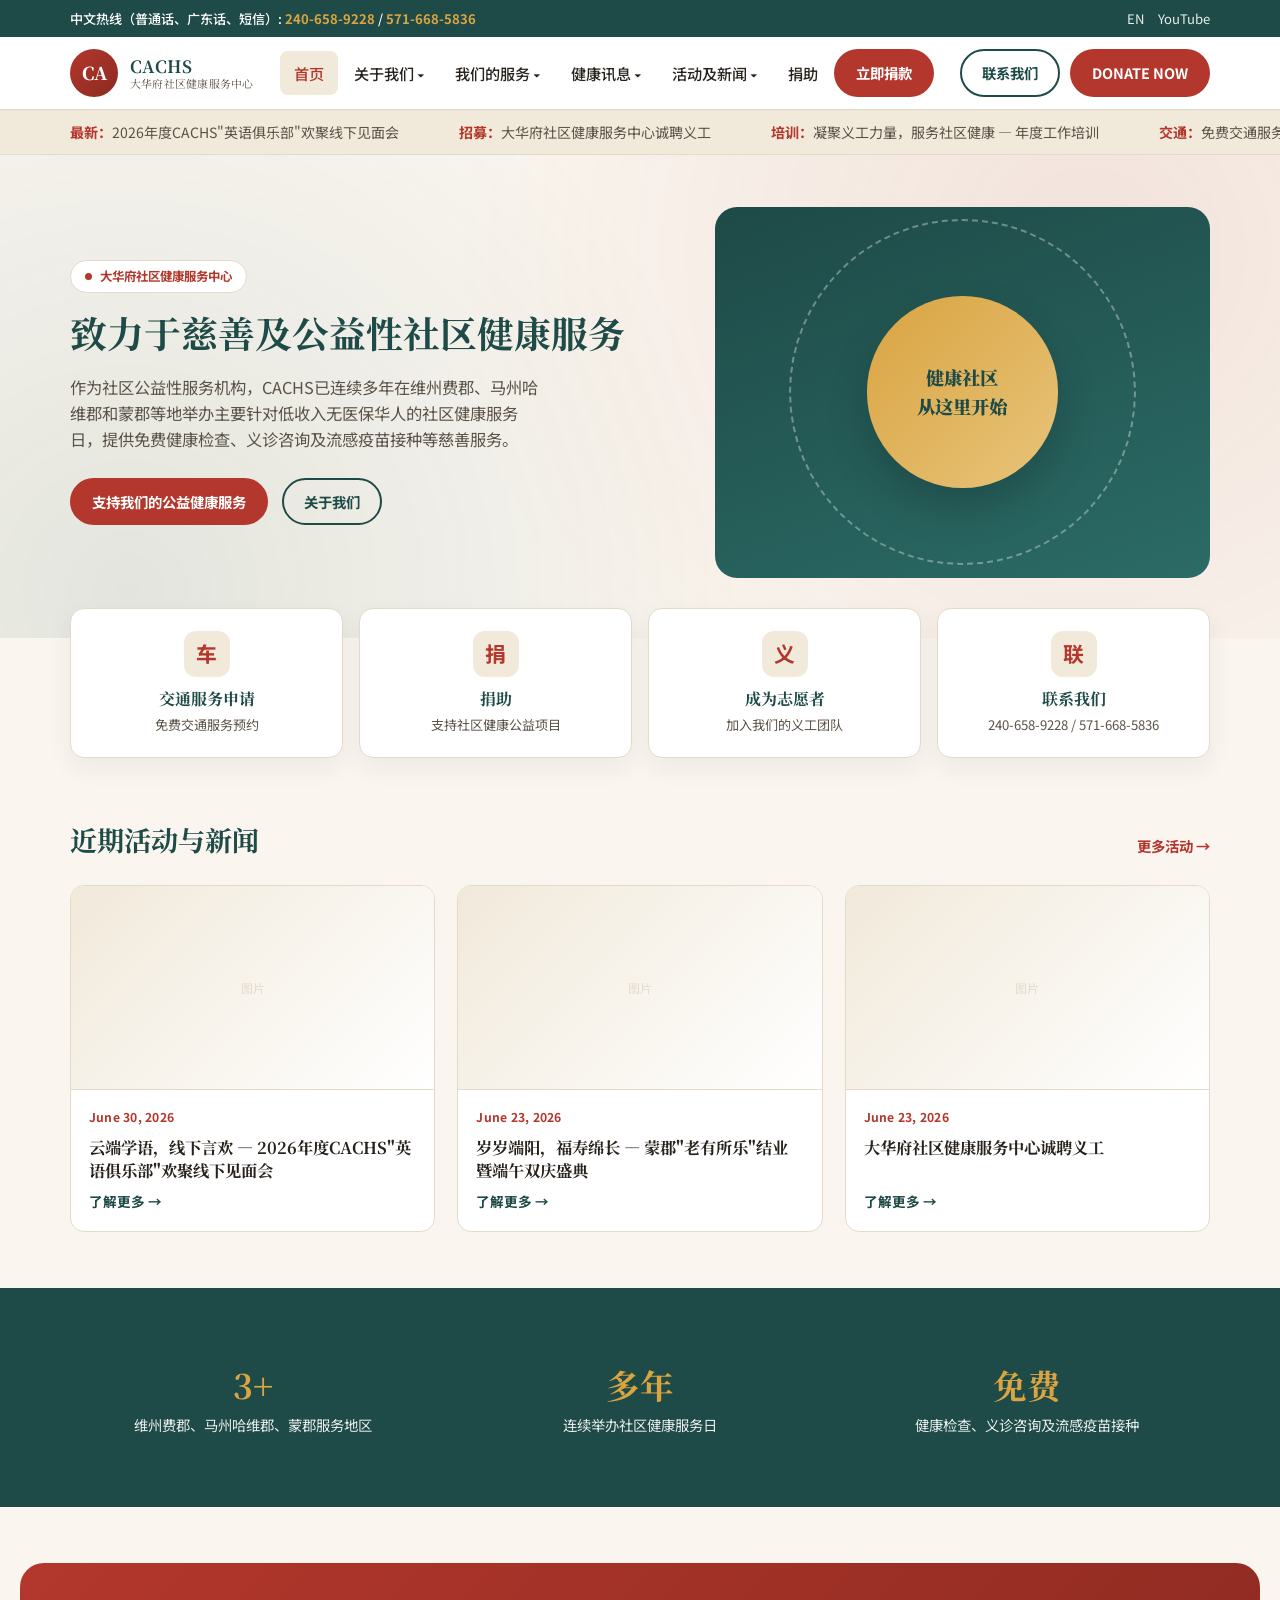
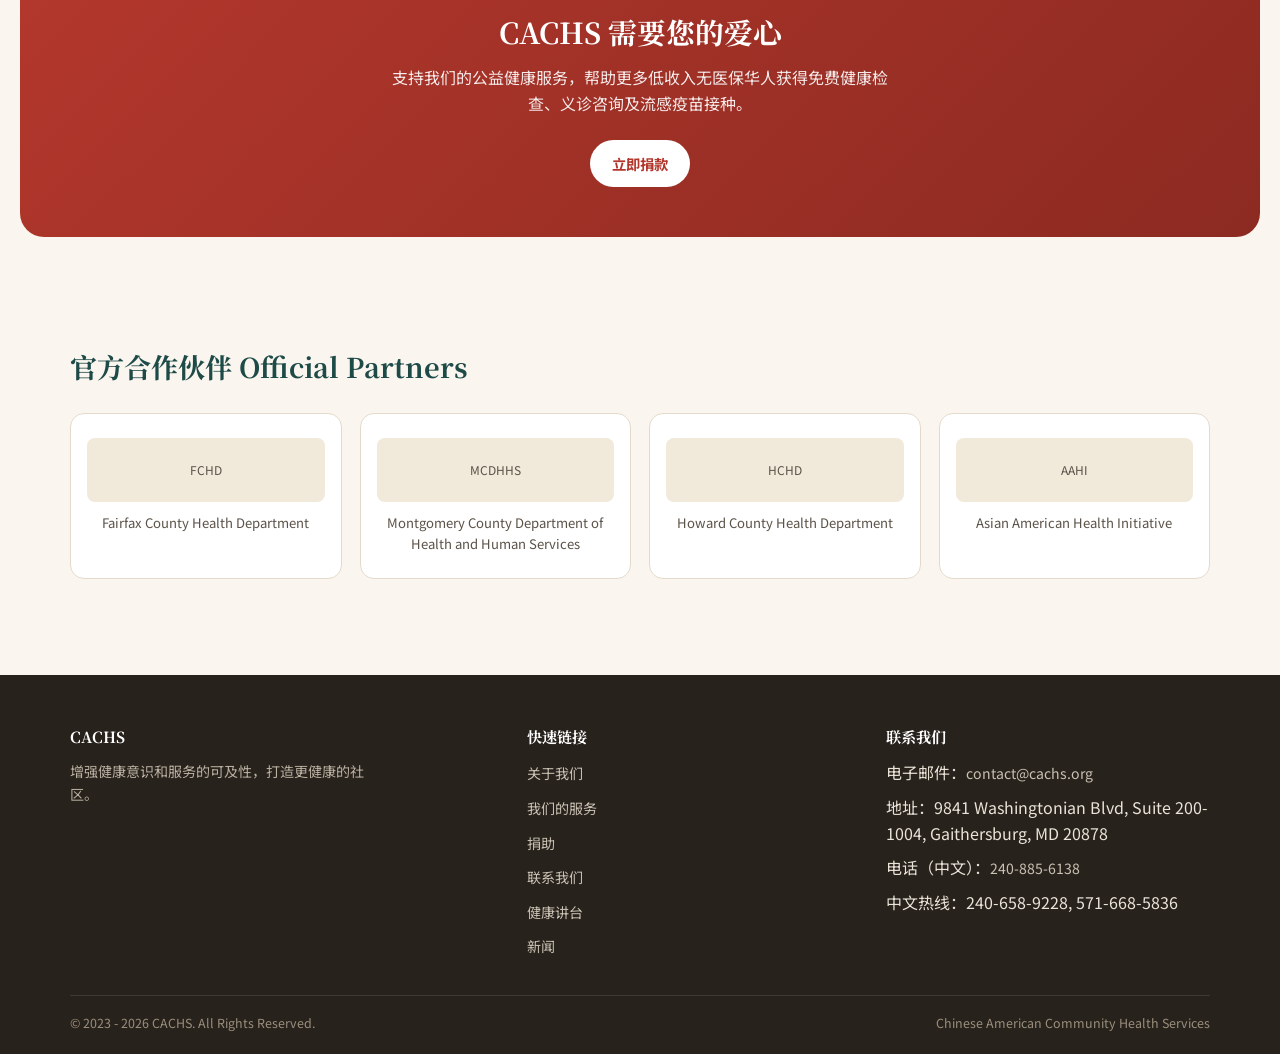
<file: index.html>
<!DOCTYPE html>
<html lang="zh-CN">
<head>
<meta charset="UTF-8">
<meta name="viewport" content="width=device-width, initial-scale=1.0, viewport-fit=cover">
<title>CACHS – 大华府社区健康服务中心</title>
<meta name="description" content="大华府社区健康服务中心（CACHS）致力于慈善及公益性社区健康服务，为低收入无医保华人提供免费健康检查、义诊咨询及流感疫苗接种。">
<link rel="preconnect" href="https://fonts.googleapis.com">
<link href="https://fonts.googleapis.com/css2?family=Noto+Serif+SC:wght@500;700;900&family=Noto+Sans+SC:wght@400;500;700&display=swap" rel="stylesheet">
<style>
/* ==========================================================================
   CACHS — shared site stylesheet
   ========================================================================== */
:root{
  --red:#B3372C;
  --red-dark:#8C2A21;
  --teal:#1E4A47;
  --teal-light:#2B6B66;
  --gold:#D9A441;
  --cream:#FAF6EF;
  --cream-deep:#F1E9DA;
  --ink:#28221C;
  --ink-soft:#5B5248;
  --line:#E4DACB;
  --radius:14px;
  --maxw:1180px;
  font-size:16px;
}
*{box-sizing:border-box;}
html{scroll-behavior:smooth;}
body{
  margin:0;
  font-family:"Noto Sans SC","PingFang SC","Microsoft YaHei",sans-serif;
  color:var(--ink);
  background:var(--cream);
  line-height:1.6;
  -webkit-font-smoothing:antialiased;
}
h1,h2,h3,h4{
  font-family:"Noto Serif SC","Songti SC",serif;
  margin:0 0 .5em;
  line-height:1.3;
  color:var(--teal);
}
a{color:inherit; text-decoration:none;}
img{max-width:100%; display:block;}
.wrap{max-width:var(--maxw); margin:0 auto; padding:0 20px;}
button{font-family:inherit;}
ul{margin:0; padding:0;}

/* ===== Top utility bar ===== */
.topbar{background:var(--teal); color:#fff; font-size:.82rem;}
.topbar .wrap{display:flex; flex-wrap:wrap; align-items:center; justify-content:space-between; padding-top:8px; padding-bottom:8px; gap:6px;}
.topbar .hotline{font-weight:500;}
.topbar .hotline a{color:var(--gold); font-weight:700;}
.topbar .top-links{display:flex; gap:14px; align-items:center;}
.topbar .top-links a{opacity:.9;}
.topbar .top-links a:hover{opacity:1; text-decoration:underline;}

/* ===== Header / nav ===== */
header.site-header{background:#fff; border-bottom:1px solid var(--line); position:sticky; top:0; z-index:50; box-shadow:0 1px 0 rgba(0,0,0,.02);}
.header-inner{display:flex; align-items:center; justify-content:space-between; padding:12px 20px; max-width:var(--maxw); margin:0 auto;}
.brand{display:flex; align-items:center; gap:12px;}
.brand .mark{width:48px; height:48px; border-radius:50%; background:linear-gradient(135deg,var(--red),var(--red-dark)); display:flex; align-items:center; justify-content:center; color:#fff; font-family:"Noto Serif SC",serif; font-weight:900; font-size:1.1rem; flex-shrink:0;}
.brand .name{font-family:"Noto Serif SC",serif; font-weight:700; color:var(--teal); font-size:1.05rem; line-height:1.2;}
.brand .name small{display:block; font-size:.68rem; font-weight:400; color:var(--ink-soft); letter-spacing:.02em;}

nav.primary-nav{display:flex; align-items:center; gap:2px;}
nav.primary-nav ul{list-style:none; display:flex; margin:0; padding:0; gap:2px;}
nav.primary-nav > ul > li{position:relative;}
nav.primary-nav > ul > li > a{display:block; padding:10px 14px; font-weight:500; font-size:.95rem; border-radius:8px; color:var(--ink);}
nav.primary-nav > ul > li > a:hover, nav.primary-nav > ul > li > a.active{background:var(--cream-deep); color:var(--red);}
nav.primary-nav .submenu{display:none; position:absolute; top:100%; left:0; background:#fff; border:1px solid var(--line); border-radius:10px; padding:6px; min-width:230px; box-shadow:0 12px 24px rgba(0,0,0,.08); z-index:60;}
nav.primary-nav li:hover > .submenu{display:block;}
nav.primary-nav .submenu li a{display:block; padding:8px 12px; font-size:.88rem; border-radius:6px; white-space:normal;}
nav.primary-nav .submenu li a:hover{background:var(--cream-deep); color:var(--red);}

.header-cta{display:flex; align-items:center; gap:10px;}
.btn{display:inline-block; padding:10px 20px; border-radius:999px; font-weight:700; font-size:.9rem; white-space:nowrap; border:2px solid transparent; transition:transform .15s ease, box-shadow .15s ease; cursor:pointer;}
.btn-donate{background:var(--red); color:#fff;}
.btn-donate:hover{background:var(--red-dark); transform:translateY(-1px);}
.btn-outline{background:transparent; color:var(--teal); border-color:var(--teal);}
.btn-outline:hover{background:var(--teal); color:#fff;}

.hamburger{display:none; flex-direction:column; justify-content:center; gap:5px; width:44px; height:44px; border:none; background:transparent; cursor:pointer; border-radius:8px;}
.hamburger span{display:block; height:3px; border-radius:2px; background:var(--teal); width:26px; transition:transform .25s ease, opacity .25s ease;}
.hamburger.open span:nth-child(1){transform:translateY(8px) rotate(45deg);}
.hamburger.open span:nth-child(2){opacity:0;}
.hamburger.open span:nth-child(3){transform:translateY(-8px) rotate(-45deg);}

/* ===== Ticker ===== */
.ticker{background:var(--cream-deep); border-bottom:1px solid var(--line); overflow:hidden; white-space:nowrap; position:relative;}
.ticker .track{display:inline-block; padding:9px 0; animation:scroll 32s linear infinite;}
.ticker .track span{margin-right:56px; font-size:.88rem; color:var(--ink-soft);}
.ticker .track span b{color:var(--red); font-weight:700;}
@keyframes scroll{0%{transform:translateX(0);}100%{transform:translateX(-50%);}}

/* ===== Hero (home page) ===== */
.hero{background:radial-gradient(circle at 85% 20%, rgba(179,55,44,.10), transparent 55%), radial-gradient(circle at 10% 90%, rgba(30,74,71,.10), transparent 50%), var(--cream); padding:52px 0 60px;}
.hero-grid{display:grid; grid-template-columns:1.1fr .9fr; gap:40px; align-items:center;}
.eyebrow{display:inline-flex; align-items:center; gap:8px; background:#fff; border:1px solid var(--line); color:var(--red); font-weight:700; font-size:.78rem; padding:6px 14px; border-radius:999px; margin-bottom:16px;}
.eyebrow::before{content:""; width:7px; height:7px; border-radius:50%; background:var(--red);}
.hero h1{font-size:2.3rem; color:var(--teal); margin-bottom:16px;}
.hero p.lead{color:var(--ink-soft); font-size:1.02rem; margin-bottom:26px; max-width:52ch;}
.hero-actions{display:flex; gap:14px; flex-wrap:wrap;}
.hero-visual{background:linear-gradient(160deg,var(--teal),var(--teal-light)); border-radius:22px; aspect-ratio:4/3; position:relative; overflow:hidden; display:flex; align-items:center; justify-content:center;}
.hero-visual .ring{width:70%; aspect-ratio:1; border-radius:50%; border:2px dashed rgba(255,255,255,.35); display:flex; align-items:center; justify-content:center;}
.hero-visual .core{width:56%; aspect-ratio:1; border-radius:50%; background:linear-gradient(135deg,var(--gold),#e8c47a); display:flex; align-items:center; justify-content:center; color:var(--teal); font-family:"Noto Serif SC",serif; font-weight:900; font-size:1.15rem; text-align:center; padding:14px; box-shadow:0 20px 40px rgba(0,0,0,.18);}

/* ===== Interior page header banner ===== */
.page-header{background:linear-gradient(135deg,var(--teal),var(--teal-light)); color:#fff; padding:44px 0 34px;}
.page-header .eyebrow{background:rgba(255,255,255,.12); border-color:rgba(255,255,255,.25); color:var(--gold);}
.page-header .eyebrow::before{background:var(--gold);}
.page-header h1{color:#fff; font-size:2rem; margin-bottom:8px;}
.breadcrumb{font-size:.85rem; opacity:.85; display:flex; gap:8px; align-items:center;}
.breadcrumb a{opacity:.9;}
.breadcrumb a:hover{text-decoration:underline;}

/* ===== Quick action cards ===== */
.quick-actions{padding:0 0 8px; margin-top:-30px; position:relative; z-index:2;}
.qa-grid{display:grid; grid-template-columns:repeat(4,1fr); gap:16px;}
.qa-card{background:#fff; border:1px solid var(--line); border-radius:var(--radius); padding:22px 18px; text-align:center; box-shadow:0 10px 26px rgba(40,34,28,.06); transition:transform .2s ease, box-shadow .2s ease;}
.qa-card:hover{transform:translateY(-4px); box-shadow:0 16px 32px rgba(40,34,28,.1);}
.qa-card .ico{width:46px; height:46px; margin:0 auto 12px; border-radius:12px; background:var(--cream-deep); display:flex; align-items:center; justify-content:center; color:var(--red); font-size:1.3rem; font-weight:700;}
.qa-card h3{font-size:1rem; margin-bottom:4px;}
.qa-card p{font-size:.82rem; color:var(--ink-soft); margin:0;}

/* ===== Section shell ===== */
section{padding:56px 0;}
.section-head{display:flex; align-items:flex-end; justify-content:space-between; margin-bottom:28px; gap:16px; flex-wrap:wrap;}
.section-head h2{font-size:1.7rem; margin:0;}
.section-head .see-all{font-weight:700; color:var(--red); font-size:.9rem; white-space:nowrap;}
.section-sub{color:var(--ink-soft); max-width:60ch; margin:-18px 0 26px;}

/* ===== Card grids (news / services / forum / events) ===== */
.card-grid{display:grid; grid-template-columns:repeat(3,1fr); gap:22px;}
.card-grid.cols-2{grid-template-columns:repeat(2,1fr);}
.content-card{background:#fff; border:1px solid var(--line); border-radius:var(--radius); overflow:hidden; display:flex; flex-direction:column; transition:transform .2s ease, box-shadow .2s ease;}
.content-card:hover{transform:translateY(-3px); box-shadow:0 14px 30px rgba(40,34,28,.08);}
.card-thumb{aspect-ratio:16/9; background:linear-gradient(135deg,var(--cream-deep),#fff); display:flex; align-items:center; justify-content:center; color:var(--line); font-size:.75rem; border-bottom:1px solid var(--line);}
.card-body{padding:18px; display:flex; flex-direction:column; gap:8px; flex:1;}
.card-tag{font-size:.76rem; color:var(--red); font-weight:700; letter-spacing:.02em;}
.content-card h3{font-size:1.02rem; margin:0; color:var(--ink); line-height:1.45;}
.content-card p.desc{font-size:.88rem; color:var(--ink-soft); margin:0;}
.content-card .more{margin-top:auto; font-size:.85rem; font-weight:700; color:var(--teal);}

/* ===== Icon feature list (services) ===== */
.feature-card{background:#fff; border:1px solid var(--line); border-radius:var(--radius); padding:26px; display:flex; gap:18px;}
.feature-card .ico{width:52px; height:52px; flex-shrink:0; border-radius:14px; background:var(--cream-deep); display:flex; align-items:center; justify-content:center; color:var(--red); font-size:1.4rem; font-weight:700;}
.feature-card h3{font-size:1.08rem; margin-bottom:6px;}
.feature-card p{font-size:.9rem; color:var(--ink-soft); margin:0;}

/* ===== Team ===== */
.team-grid{display:grid; grid-template-columns:repeat(4,1fr); gap:20px;}
.team-card{text-align:center; background:#fff; border:1px solid var(--line); border-radius:var(--radius); padding:22px 16px;}
.team-card .avatar{width:84px; height:84px; border-radius:50%; margin:0 auto 12px; background:linear-gradient(135deg,var(--teal),var(--teal-light)); display:flex; align-items:center; justify-content:center; color:#fff; font-family:"Noto Serif SC",serif; font-weight:700;}
.team-card h4{margin:0 0 2px; font-size:.98rem; color:var(--ink);}
.team-card span{font-size:.8rem; color:var(--red); font-weight:600;}

/* ===== FAQ (accordion) ===== */
.faq-item{border:1px solid var(--line); border-radius:12px; margin-bottom:12px; overflow:hidden; background:#fff;}
.faq-q{width:100%; text-align:left; padding:16px 18px; background:none; border:none; font-weight:700; font-size:.96rem; color:var(--teal); display:flex; justify-content:space-between; align-items:center; cursor:pointer;}
.faq-q::after{content:"+"; font-size:1.3rem; color:var(--red); flex-shrink:0; margin-left:12px; transition:transform .2s ease;}
.faq-item.open .faq-q::after{transform:rotate(45deg);}
.faq-a{max-height:0; overflow:hidden; transition:max-height .25s ease;}
.faq-a p{padding:0 18px 16px; margin:0; font-size:.9rem; color:var(--ink-soft);}
.faq-item.open .faq-a{max-height:400px;}

/* ===== Table (doctor directory) ===== */
.directory-table{width:100%; border-collapse:collapse; background:#fff; border-radius:var(--radius); overflow:hidden; box-shadow:0 6px 18px rgba(40,34,28,.05);}
.directory-table th, .directory-table td{padding:14px 16px; text-align:left; border-bottom:1px solid var(--line); font-size:.9rem;}
.directory-table th{background:var(--teal); color:#fff; font-weight:600; font-size:.85rem;}
.directory-table tr:last-child td{border-bottom:none;}
.directory-table tr:hover td{background:var(--cream-deep);}
.table-scroll{overflow-x:auto; border-radius:var(--radius);}

/* ===== Gallery ===== */
.gallery-grid{display:grid; grid-template-columns:repeat(4,1fr); gap:12px;}
.gallery-item{aspect-ratio:1; border-radius:10px; background:linear-gradient(135deg,var(--cream-deep),#fff); border:1px solid var(--line); display:flex; align-items:center; justify-content:center; color:var(--ink-soft); font-size:.75rem; overflow:hidden;}

/* ===== Impact band ===== */
.impact{background:var(--teal); color:#fff;}
.impact .wrap{display:grid; grid-template-columns:repeat(3,1fr); gap:20px; text-align:center;}
.impact .card{padding:14px;}
.impact .card b{display:block; font-family:"Noto Serif SC",serif; font-size:2.1rem; color:var(--gold);}
.impact .card span{font-size:.9rem; opacity:.9;}

/* ===== Partners ===== */
.partners-grid{display:grid; grid-template-columns:repeat(4,1fr); gap:18px;}
.partner-card{background:#fff; border:1px solid var(--line); border-radius:var(--radius); padding:24px 16px; text-align:center; display:flex; flex-direction:column; align-items:center; gap:10px;}
.partner-card .logo-ph{width:100%; height:64px; border-radius:8px; background:var(--cream-deep); display:flex; align-items:center; justify-content:center; color:var(--ink-soft); font-size:.75rem;}
.partner-card p{margin:0; font-size:.82rem; color:var(--ink-soft);}

/* ===== Donate page ===== */
.donate-grid{display:grid; grid-template-columns:1fr 1fr; gap:32px; align-items:start;}
.amount-grid{display:grid; grid-template-columns:repeat(3,1fr); gap:10px; margin:18px 0;}
.amount-btn{padding:14px; border-radius:10px; border:2px solid var(--line); background:#fff; font-weight:700; color:var(--teal); cursor:pointer; text-align:center;}
.amount-btn:hover, .amount-btn.selected{border-color:var(--red); color:var(--red); background:var(--cream-deep);}
.info-list{list-style:none; padding:0; margin:0; display:flex; flex-direction:column; gap:14px;}
.info-list li{display:flex; gap:12px; font-size:.92rem; color:var(--ink-soft);}
.info-list li b{color:var(--teal); min-width:90px; flex-shrink:0;}

/* ===== Contact page ===== */
.contact-grid{display:grid; grid-template-columns:1fr 1fr; gap:32px;}
.form-field{margin-bottom:16px;}
.form-field label{display:block; font-size:.86rem; font-weight:600; color:var(--teal); margin-bottom:6px;}
.form-field input, .form-field textarea, .form-field select{width:100%; padding:12px 14px; border:1px solid var(--line); border-radius:10px; font-family:inherit; font-size:.92rem; background:#fff;}
.form-field input:focus, .form-field textarea:focus, .form-field select:focus{outline:2px solid var(--gold); border-color:var(--teal);}
.map-ph{aspect-ratio:4/3; background:var(--cream-deep); border:1px solid var(--line); border-radius:var(--radius); display:flex; align-items:center; justify-content:center; color:var(--ink-soft); font-size:.85rem;}

/* ===== Donate CTA band ===== */
.cta-band{background:linear-gradient(135deg,var(--red),var(--red-dark)); color:#fff; text-align:center; border-radius:24px; margin:0 20px; padding:50px 24px;}
.cta-band h2{color:#fff; font-size:1.8rem;}
.cta-band p{color:rgba(255,255,255,.9); max-width:56ch; margin:0 auto 24px;}
.cta-band .btn-donate{background:#fff; color:var(--red);}
.cta-band .btn-donate:hover{background:var(--gold); color:var(--teal);}

/* ===== Footer ===== */
footer{background:var(--ink); color:#e9e3d8; padding:52px 0 20px; margin-top:40px;}
.footer-grid{display:grid; grid-template-columns:1.3fr 1fr 1fr; gap:36px; margin-bottom:36px;}
.footer-brand p{color:#b9b0a1; font-size:.88rem; max-width:38ch;}
footer h4{color:#fff; font-size:.95rem; margin-bottom:14px;}
footer ul{list-style:none; margin:0; padding:0; display:flex; flex-direction:column; gap:9px;}
footer ul a{color:#c9c1b3; font-size:.88rem;}
footer ul a:hover{color:var(--gold);}
.footer-bottom{border-top:1px solid rgba(255,255,255,.1); padding-top:18px; display:flex; justify-content:space-between; flex-wrap:wrap; gap:10px; font-size:.78rem; color:#9a8f7d;}

/* ===== Mobile nav drawer ===== */
.nav-scrim{display:none; position:fixed; inset:0; background:rgba(20,15,10,.45); z-index:55;}
.nav-scrim.show{display:block;}

/* =========================================================
   TABLET / iPad — <=1024px
   ========================================================= */
@media (max-width:1024px){
  .qa-grid{grid-template-columns:repeat(2,1fr);}
  .card-grid{grid-template-columns:repeat(2,1fr);}
  .partners-grid{grid-template-columns:repeat(2,1fr);}
  .team-grid{grid-template-columns:repeat(2,1fr);}
  .gallery-grid{grid-template-columns:repeat(3,1fr);}
  .hero h1{font-size:2rem;}
  nav.primary-nav > ul > li > a{padding:10px 10px; font-size:.88rem;}
}

/* =========================================================
   TABLET PORTRAIT / large phones — <=880px : nav collapses
   ========================================================= */
@media (max-width:880px){
  .topbar .wrap{justify-content:center; text-align:center;}
  .header-inner{padding:10px 16px;}
  .brand .name{font-size:.92rem;}
  .brand .mark{width:40px; height:40px; font-size:.95rem;}
  .header-cta .btn-outline{display:none;}
  .hamburger{display:flex;}

  nav.primary-nav{position:fixed; top:0; right:0; height:100%; width:min(320px,84vw); background:#fff; z-index:60; transform:translateX(100%); transition:transform .3s ease; box-shadow:-8px 0 24px rgba(0,0,0,.15); overflow-y:auto; padding:20px 0;}
  nav.primary-nav.open{transform:translateX(0);}
  nav.primary-nav ul{flex-direction:column; width:100%; gap:0;}
  nav.primary-nav > ul{padding:0 8px;}
  nav.primary-nav > ul > li{width:100%;}
  nav.primary-nav > ul > li > a{padding:14px 16px; font-size:1rem; border-radius:8px;}
  nav.primary-nav .submenu{display:none; position:static; border:none; box-shadow:none; padding:0 0 0 14px; background:var(--cream); border-radius:8px; margin:2px 0 8px;}
  nav.primary-nav li.open > .submenu{display:block;}
  nav.primary-nav .nav-donate{margin:14px 16px 0; display:block; text-align:center;}

  .hero-grid{grid-template-columns:1fr; gap:30px;}
  .hero{padding:36px 0 44px;}
  .hero h1{font-size:1.8rem;}
  .hero-visual{max-width:340px; margin:0 auto; aspect-ratio:1/1;}
  .hero-actions{justify-content:center;}
  .hero > .wrap{text-align:center;}
  .hero p.lead{margin-left:auto; margin-right:auto;}
  .eyebrow{margin-left:auto; margin-right:auto;}

  .impact .wrap{grid-template-columns:1fr; gap:14px;}
  .footer-grid{grid-template-columns:1fr 1fr; gap:28px;}
  .footer-brand{grid-column:1/-1;}
  .cta-band{margin:0 16px; padding:40px 20px;}
  .donate-grid, .contact-grid{grid-template-columns:1fr; gap:28px;}
  .gallery-grid{grid-template-columns:repeat(2,1fr);}
  .page-header h1{font-size:1.6rem;}
}

/* =========================================================
   SMARTPHONE — <=560px
   ========================================================= */
@media (max-width:560px){
  :root{font-size:15px;}
  .topbar{font-size:.74rem;}
  .topbar .top-links{gap:10px;}
  .wrap{padding:0 16px;}

  section{padding:40px 0;}
  .section-head h2{font-size:1.4rem;}
  .hero h1{font-size:1.55rem;}
  .hero p.lead{font-size:.95rem;}
  .hero-actions{flex-direction:column; width:100%;}
  .hero-actions .btn{width:100%; text-align:center;}

  .qa-grid{grid-template-columns:1fr; gap:12px;}
  .qa-card{display:flex; align-items:center; gap:14px; text-align:left; padding:16px;}
  .qa-card .ico{margin:0; flex-shrink:0;}

  .card-grid{grid-template-columns:1fr;}
  .partners-grid{grid-template-columns:1fr;}
  .partner-card{flex-direction:row; text-align:left; padding:14px;}
  .partner-card .logo-ph{width:76px; height:52px; flex-shrink:0;}
  .team-grid{grid-template-columns:repeat(2,1fr);}
  .gallery-grid{grid-template-columns:repeat(2,1fr);}
  .feature-card{flex-direction:column;}
  .amount-grid{grid-template-columns:repeat(3,1fr);}

  .cta-band{border-radius:18px; margin:0 12px;}
  .cta-band h2{font-size:1.4rem;}

  .footer-grid{grid-template-columns:1fr; gap:26px;}
  .footer-bottom{flex-direction:column; text-align:center;}
  .page-header{padding:32px 0 26px;}
  .page-header h1{font-size:1.4rem;}
}

/* Respect reduced motion */
@media (prefers-reduced-motion:reduce){
  .ticker .track{animation:none;}
  html{scroll-behavior:auto;}
}

/* Visible focus states for accessibility */
a:focus-visible, button:focus-visible{outline:3px solid var(--gold); outline-offset:2px;}

</style>
</head>
<body>

<div class="topbar">
  <div class="wrap">
    <div class="hotline">中文热线（普通话、广东话、短信）: <a href="tel:2406589228">240-658-9228</a> / <a href="tel:5716685836">571-668-5836</a></div>
    <div class="top-links">
      <a href="#">EN</a>
      <a href="#">YouTube</a>
    </div>
  </div>
</div>

<header class="site-header">
  <div class="header-inner">
    <a class="brand" href="index.html">
      <span class="mark">CA</span>
      <span class="name">CACHS<small>大华府社区健康服务中心</small></span>
    </a>

    <nav class="primary-nav" id="primaryNav">
      <ul>
        <li><a href="index.html">首页</a></li>
        <li>
          <a href="about.html">关于我们 ▾</a>
          <ul class="submenu">
            <li><a href="about.html#mission">愿景和宗旨</a></li>
            <li><a href="about.html#team">我们的团队</a></li>
            <li><a href="about.html#partners">合作伙伴</a></li>
            <li><a href="about.html#faq">常见问题</a></li>
            <li><a href="contact.html">联系我们</a></li>
          </ul>
        </li>
        <li>
          <a href="services.html">我们的服务 ▾</a>
          <ul class="submenu">
            <li><a href="services.html#hotline">中文帮助热线</a></li>
            <li><a href="services.html#senior">老年健康服务</a></li>
            <li><a href="services.html#mental">心理健康服务</a></li>
            <li><a href="services.html#clinics">公益体检及义诊</a></li>
            <li><a href="services.html#flu">免费流感疫苗接种</a></li>
          </ul>
        </li>
        <li>
          <a href="health-forum.html">健康讯息 ▾</a>
          <ul class="submenu">
            <li><a href="health-forum.html#directory">华语医生列表</a></li>
            <li><a href="health-forum.html#lectures">公益讲座</a></li>
            <li><a href="health-forum.html#topics">健康专题</a></li>
          </ul>
        </li>
        <li>
          <a href="news.html">活动及新闻 ▾</a>
          <ul class="submenu">
            <li><a href="events.html">活动</a></li>
            <li><a href="news.html">新闻</a></li>
            <li><a href="gallery.html">相册</a></li>
          </ul>
        </li>
        <li><a href="donate.html">捐助</a></li>
      </ul>
      <a class="btn btn-donate nav-donate" href="donate.html">立即捐款</a>
    </nav>

    <div class="header-cta">
      <a class="btn btn-outline" href="contact.html">联系我们</a>
      <a class="btn btn-donate" href="donate.html">DONATE NOW</a>
      <button class="hamburger" id="hamburgerBtn" aria-label="打开菜单" aria-expanded="false" aria-controls="primaryNav">
        <span></span><span></span><span></span>
      </button>
    </div>
  </div>
</header>
<div class="nav-scrim" id="navScrim"></div>

<div class="ticker">
  <div class="wrap">
    <div class="track">
      <span><b>最新：</b>2026年度CACHS"英语俱乐部"欢聚线下见面会</span>
      <span><b>招募：</b>大华府社区健康服务中心诚聘义工</span>
      <span><b>培训：</b>凝聚义工力量，服务社区健康 — 年度工作培训</span>
      <span><b>交通：</b>免费交通服务预约电话 240-658-9228</span>
      <span><b>最新：</b>2026年度CACHS"英语俱乐部"欢聚线下见面会</span>
      <span><b>招募：</b>大华府社区健康服务中心诚聘义工</span>
      <span><b>培训：</b>凝聚义工力量，服务社区健康 — 年度工作培训</span>
      <span><b>交通：</b>免费交通服务预约电话 240-658-9228</span>
    </div>
  </div>
</div>

<section class="hero" id="top">
  <div class="wrap hero-grid">
    <div>
      <span class="eyebrow">大华府社区健康服务中心</span>
      <h1>致力于慈善及公益性社区健康服务</h1>
      <p class="lead">作为社区公益性服务机构，CACHS已连续多年在维州费郡、马州哈维郡和蒙郡等地举办主要针对低收入无医保华人的社区健康服务日，提供免费健康检查、义诊咨询及流感疫苗接种等慈善服务。</p>
      <div class="hero-actions">
        <a class="btn btn-donate" href="donate.html">支持我们的公益健康服务</a>
        <a class="btn btn-outline" href="about.html">关于我们</a>
      </div>
    </div>
    <div class="hero-visual">
      <div class="ring">
        <div class="core">健康社区<br>从这里开始</div>
      </div>
    </div>
  </div>
</section>

<section class="quick-actions">
  <div class="wrap qa-grid">
    <div class="qa-card">
      <div class="ico">车</div>
      <h3>交通服务申请</h3>
      <p>免费交通服务预约</p>
    </div>
    <a class="qa-card" href="donate.html" style="text-decoration:none;">
      <div class="ico">捐</div>
      <h3>捐助</h3>
      <p>支持社区健康公益项目</p>
    </a>
    <a class="qa-card" href="contact.html" style="text-decoration:none;">
      <div class="ico">义</div>
      <h3>成为志愿者</h3>
      <p>加入我们的义工团队</p>
    </a>
    <a class="qa-card" href="contact.html" style="text-decoration:none;">
      <div class="ico">联</div>
      <h3>联系我们</h3>
      <p>240-658-9228 / 571-668-5836</p>
    </a>
  </div>
</section>

<section id="news">
  <div class="wrap">
    <div class="section-head">
      <h2>近期活动与新闻</h2>
      <a class="see-all" href="news.html">更多活动 →</a>
    </div>
    <div class="card-grid">
      <article class="content-card">
        <div class="card-thumb">图片</div>
        <div class="card-body">
          <span class="card-tag">June 30, 2026</span>
          <h3>云端学语，线下言欢 — 2026年度CACHS"英语俱乐部"欢聚线下见面会</h3>
          <a class="more" href="news.html">了解更多 →</a>
        </div>
      </article>
      <article class="content-card">
        <div class="card-thumb">图片</div>
        <div class="card-body">
          <span class="card-tag">June 23, 2026</span>
          <h3>岁岁端阳，福寿绵长 — 蒙郡"老有所乐"结业暨端午双庆盛典</h3>
          <a class="more" href="news.html">了解更多 →</a>
        </div>
      </article>
      <article class="content-card">
        <div class="card-thumb">图片</div>
        <div class="card-body">
          <span class="card-tag">June 23, 2026</span>
          <h3>大华府社区健康服务中心诚聘义工</h3>
          <a class="more" href="news.html">了解更多 →</a>
        </div>
      </article>
    </div>
  </div>
</section>

<section class="impact">
  <div class="wrap">
    <div class="card"><b>3+</b><span>维州费郡、马州哈维郡、蒙郡服务地区</span></div>
    <div class="card"><b>多年</b><span>连续举办社区健康服务日</span></div>
    <div class="card"><b>免费</b><span>健康检查、义诊咨询及流感疫苗接种</span></div>
  </div>
</section>

<section id="donate-cta">
  <div class="cta-band">
    <h2>CACHS 需要您的爱心</h2>
    <p>支持我们的公益健康服务，帮助更多低收入无医保华人获得免费健康检查、义诊咨询及流感疫苗接种。</p>
    <a class="btn btn-donate" href="donate.html">立即捐款</a>
  </div>
</section>

<section id="partners">
  <div class="wrap">
    <div class="section-head">
      <h2>官方合作伙伴 Official Partners</h2>
    </div>
    <div class="partners-grid">
      <div class="partner-card">
        <div class="logo-ph">FCHD</div>
        <p>Fairfax County Health Department</p>
      </div>
      <div class="partner-card">
        <div class="logo-ph">MCDHHS</div>
        <p>Montgomery County Department of Health and Human Services</p>
      </div>
      <div class="partner-card">
        <div class="logo-ph">HCHD</div>
        <p>Howard County Health Department</p>
      </div>
      <div class="partner-card">
        <div class="logo-ph">AAHI</div>
        <p>Asian American Health Initiative</p>
      </div>
    </div>
  </div>
</section>

<footer id="contact-footer">
  <div class="wrap">
    <div class="footer-grid">
      <div class="footer-brand">
        <h4>CACHS</h4>
        <p>增强健康意识和服务的可及性，打造更健康的社区。</p>
      </div>
      <div>
        <h4>快速链接</h4>
        <ul>
          <li><a href="about.html">关于我们</a></li>
          <li><a href="services.html">我们的服务</a></li>
          <li><a href="donate.html">捐助</a></li>
          <li><a href="contact.html">联系我们</a></li>
          <li><a href="health-forum.html">健康讲台</a></li>
          <li><a href="news.html">新闻</a></li>
        </ul>
      </div>
      <div>
        <h4>联系我们</h4>
        <ul>
          <li>电子邮件：<a href="mailto:contact@cachs.org">contact@cachs.org</a></li>
          <li>地址：9841 Washingtonian Blvd, Suite 200-1004, Gaithersburg, MD 20878</li>
          <li>电话（中文）：<a href="tel:2408856138">240-885-6138</a></li>
          <li>中文热线：240-658-9228, 571-668-5836</li>
        </ul>
      </div>
    </div>
    <div class="footer-bottom">
      <span>© 2023 - 2026 CACHS. All Rights Reserved.</span>
      <span>Chinese American Community Health Services</span>
    </div>
  </div>
</footer>

<script>
// ==========================================================================
// CACHS — shared site script (mobile nav, FAQ accordion, donate amounts)
// ==========================================================================
document.addEventListener('DOMContentLoaded', () => {

  /* ---- Mobile nav drawer ---- */
  const hamburgerBtn = document.getElementById('hamburgerBtn');
  const primaryNav = document.getElementById('primaryNav');
  const navScrim = document.getElementById('navScrim');

  if (hamburgerBtn && primaryNav && navScrim) {
    function closeNav(){
      primaryNav.classList.remove('open');
      hamburgerBtn.classList.remove('open');
      hamburgerBtn.setAttribute('aria-expanded','false');
      navScrim.classList.remove('show');
    }
    function toggleNav(){
      const isOpen = primaryNav.classList.toggle('open');
      hamburgerBtn.classList.toggle('open', isOpen);
      hamburgerBtn.setAttribute('aria-expanded', isOpen ? 'true' : 'false');
      navScrim.classList.toggle('show', isOpen);
    }
    hamburgerBtn.addEventListener('click', toggleNav);
    navScrim.addEventListener('click', closeNav);

    // Tapping a top-level link that has a submenu toggles it on mobile instead of navigating
    document.querySelectorAll('.primary-nav > ul > li').forEach(li => {
      const link = li.querySelector(':scope > a');
      const submenu = li.querySelector(':scope > .submenu');
      if(!submenu || !link) return;
      link.addEventListener('click', (e) => {
        if(window.innerWidth <= 880){
          e.preventDefault();
          li.classList.toggle('open');
        }
      });
    });

    document.querySelectorAll('.primary-nav .submenu a, .primary-nav .nav-donate').forEach(a=>{
      a.addEventListener('click', closeNav);
    });
    window.addEventListener('resize', ()=>{ if(window.innerWidth > 880) closeNav(); });
  }

  /* ---- FAQ accordion ---- */
  document.querySelectorAll('.faq-item .faq-q').forEach(btn => {
    btn.addEventListener('click', () => {
      const item = btn.closest('.faq-item');
      const wasOpen = item.classList.contains('open');
      item.parentElement.querySelectorAll('.faq-item.open').forEach(i => i.classList.remove('open'));
      if(!wasOpen) item.classList.add('open');
    });
  });

  /* ---- Donate amount picker ---- */
  const amountBtns = document.querySelectorAll('.amount-btn');
  const customAmount = document.getElementById('customAmount');
  amountBtns.forEach(btn => {
    btn.addEventListener('click', () => {
      amountBtns.forEach(b => b.classList.remove('selected'));
      btn.classList.add('selected');
      if(customAmount) customAmount.value = btn.dataset.amount || '';
    });
  });

  /* ---- Mark active nav link based on current page ---- */
  const currentPage = window.location.pathname.split('/').pop() || 'index.html';
  document.querySelectorAll('.primary-nav a').forEach(a => {
    const href = a.getAttribute('href');
    if (href === currentPage) a.classList.add('active');
  });

});

</script>
</body>
</html>
</file>
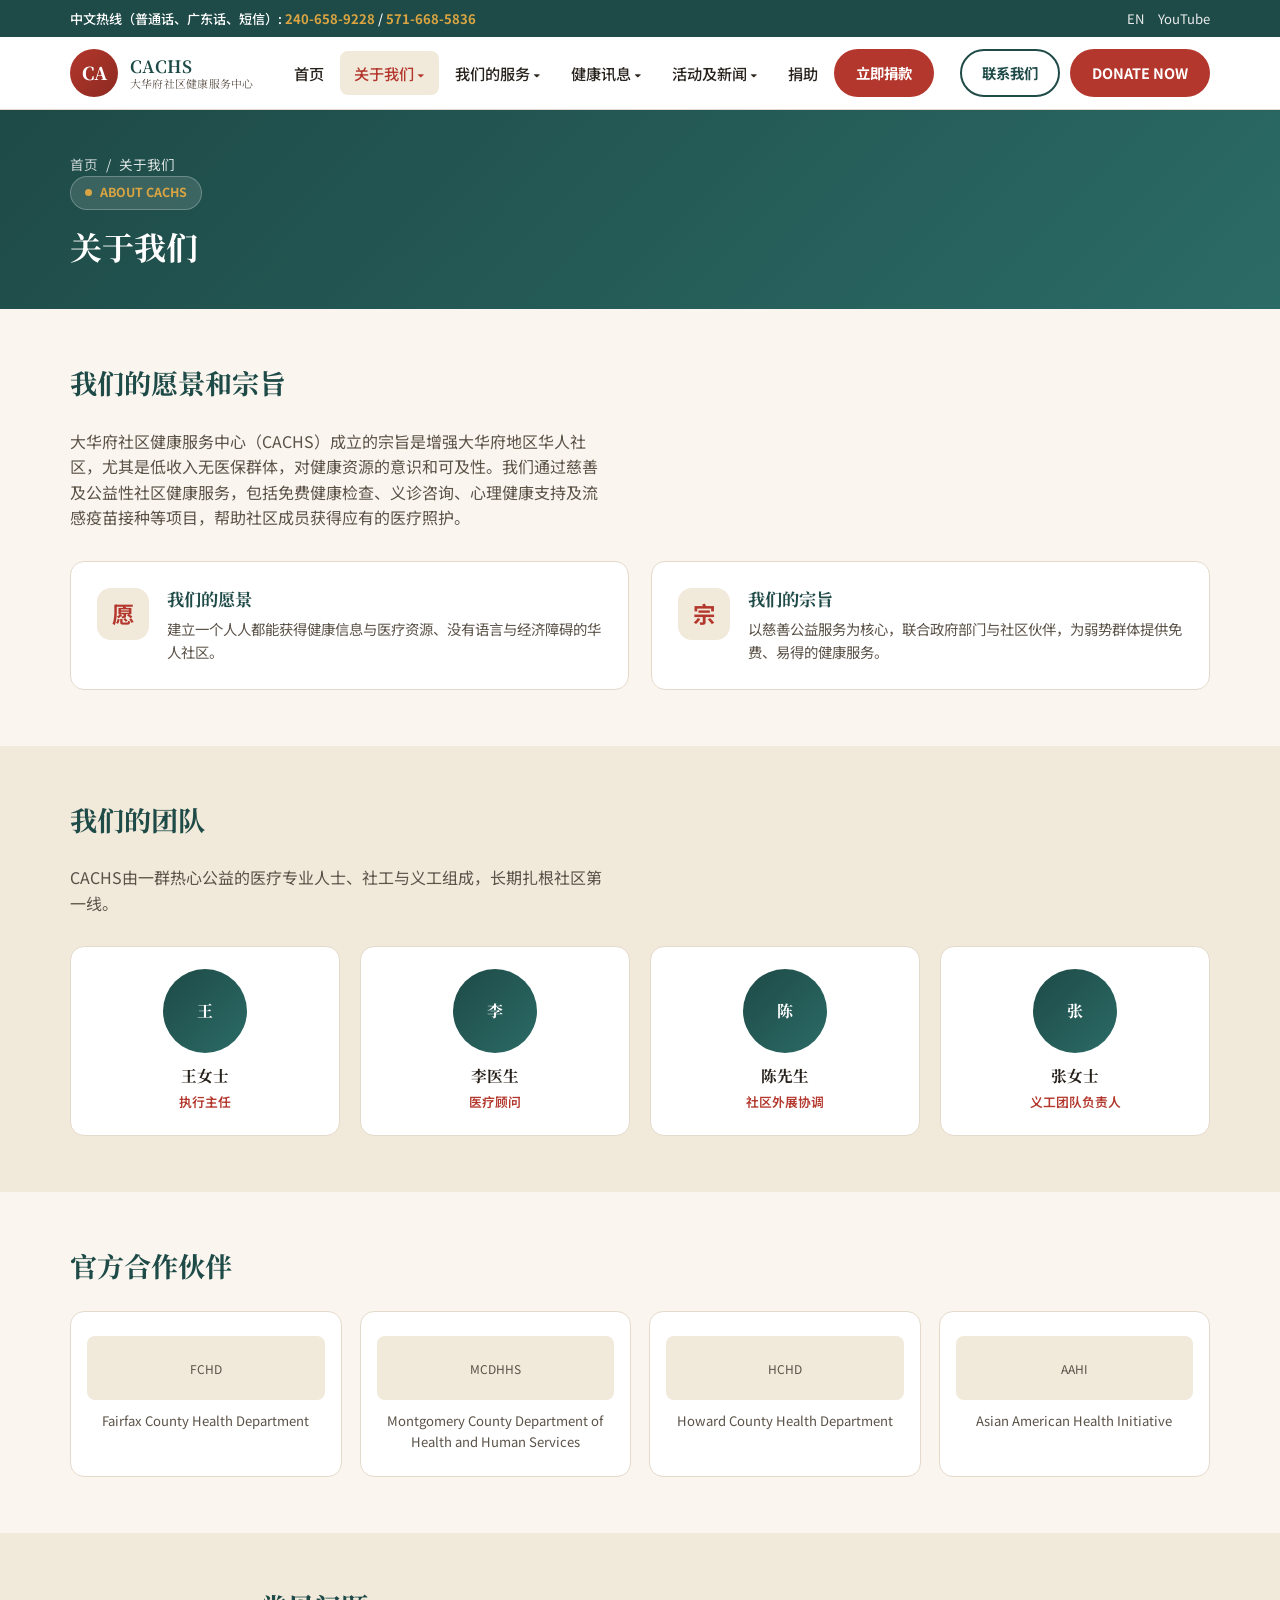
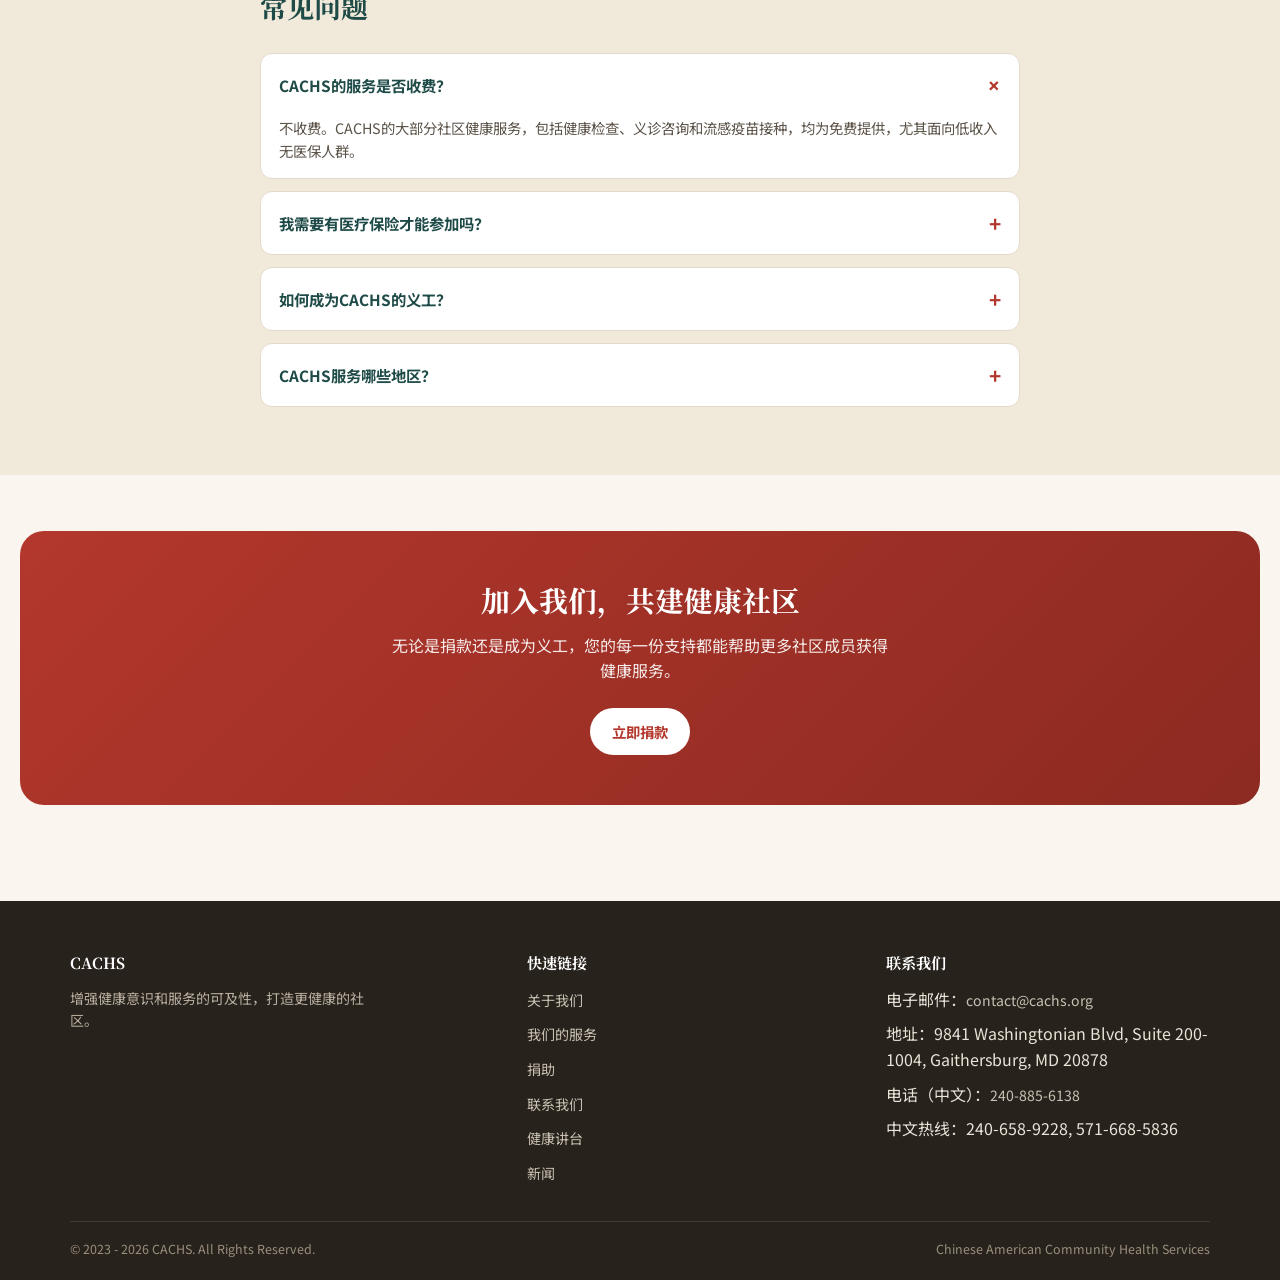
<file: about.html>
<!DOCTYPE html>
<html lang="zh-CN">
<head>
<meta charset="UTF-8">
<meta name="viewport" content="width=device-width, initial-scale=1.0, viewport-fit=cover">
<title>关于我们 – CACHS 大华府社区健康服务中心</title>
<meta name="description" content="了解CACHS的愿景、宗旨、团队与合作伙伴。">
<link rel="preconnect" href="https://fonts.googleapis.com">
<link href="https://fonts.googleapis.com/css2?family=Noto+Serif+SC:wght@500;700;900&family=Noto+Sans+SC:wght@400;500;700&display=swap" rel="stylesheet">
<style>
/* ==========================================================================
   CACHS — shared site stylesheet
   ========================================================================== */
:root{
  --red:#B3372C;
  --red-dark:#8C2A21;
  --teal:#1E4A47;
  --teal-light:#2B6B66;
  --gold:#D9A441;
  --cream:#FAF6EF;
  --cream-deep:#F1E9DA;
  --ink:#28221C;
  --ink-soft:#5B5248;
  --line:#E4DACB;
  --radius:14px;
  --maxw:1180px;
  font-size:16px;
}
*{box-sizing:border-box;}
html{scroll-behavior:smooth;}
body{
  margin:0;
  font-family:"Noto Sans SC","PingFang SC","Microsoft YaHei",sans-serif;
  color:var(--ink);
  background:var(--cream);
  line-height:1.6;
  -webkit-font-smoothing:antialiased;
}
h1,h2,h3,h4{
  font-family:"Noto Serif SC","Songti SC",serif;
  margin:0 0 .5em;
  line-height:1.3;
  color:var(--teal);
}
a{color:inherit; text-decoration:none;}
img{max-width:100%; display:block;}
.wrap{max-width:var(--maxw); margin:0 auto; padding:0 20px;}
button{font-family:inherit;}
ul{margin:0; padding:0;}

/* ===== Top utility bar ===== */
.topbar{background:var(--teal); color:#fff; font-size:.82rem;}
.topbar .wrap{display:flex; flex-wrap:wrap; align-items:center; justify-content:space-between; padding-top:8px; padding-bottom:8px; gap:6px;}
.topbar .hotline{font-weight:500;}
.topbar .hotline a{color:var(--gold); font-weight:700;}
.topbar .top-links{display:flex; gap:14px; align-items:center;}
.topbar .top-links a{opacity:.9;}
.topbar .top-links a:hover{opacity:1; text-decoration:underline;}

/* ===== Header / nav ===== */
header.site-header{background:#fff; border-bottom:1px solid var(--line); position:sticky; top:0; z-index:50; box-shadow:0 1px 0 rgba(0,0,0,.02);}
.header-inner{display:flex; align-items:center; justify-content:space-between; padding:12px 20px; max-width:var(--maxw); margin:0 auto;}
.brand{display:flex; align-items:center; gap:12px;}
.brand .mark{width:48px; height:48px; border-radius:50%; background:linear-gradient(135deg,var(--red),var(--red-dark)); display:flex; align-items:center; justify-content:center; color:#fff; font-family:"Noto Serif SC",serif; font-weight:900; font-size:1.1rem; flex-shrink:0;}
.brand .name{font-family:"Noto Serif SC",serif; font-weight:700; color:var(--teal); font-size:1.05rem; line-height:1.2;}
.brand .name small{display:block; font-size:.68rem; font-weight:400; color:var(--ink-soft); letter-spacing:.02em;}

nav.primary-nav{display:flex; align-items:center; gap:2px;}
nav.primary-nav ul{list-style:none; display:flex; margin:0; padding:0; gap:2px;}
nav.primary-nav > ul > li{position:relative;}
nav.primary-nav > ul > li > a{display:block; padding:10px 14px; font-weight:500; font-size:.95rem; border-radius:8px; color:var(--ink);}
nav.primary-nav > ul > li > a:hover, nav.primary-nav > ul > li > a.active{background:var(--cream-deep); color:var(--red);}
nav.primary-nav .submenu{display:none; position:absolute; top:100%; left:0; background:#fff; border:1px solid var(--line); border-radius:10px; padding:6px; min-width:230px; box-shadow:0 12px 24px rgba(0,0,0,.08); z-index:60;}
nav.primary-nav li:hover > .submenu{display:block;}
nav.primary-nav .submenu li a{display:block; padding:8px 12px; font-size:.88rem; border-radius:6px; white-space:normal;}
nav.primary-nav .submenu li a:hover{background:var(--cream-deep); color:var(--red);}

.header-cta{display:flex; align-items:center; gap:10px;}
.btn{display:inline-block; padding:10px 20px; border-radius:999px; font-weight:700; font-size:.9rem; white-space:nowrap; border:2px solid transparent; transition:transform .15s ease, box-shadow .15s ease; cursor:pointer;}
.btn-donate{background:var(--red); color:#fff;}
.btn-donate:hover{background:var(--red-dark); transform:translateY(-1px);}
.btn-outline{background:transparent; color:var(--teal); border-color:var(--teal);}
.btn-outline:hover{background:var(--teal); color:#fff;}

.hamburger{display:none; flex-direction:column; justify-content:center; gap:5px; width:44px; height:44px; border:none; background:transparent; cursor:pointer; border-radius:8px;}
.hamburger span{display:block; height:3px; border-radius:2px; background:var(--teal); width:26px; transition:transform .25s ease, opacity .25s ease;}
.hamburger.open span:nth-child(1){transform:translateY(8px) rotate(45deg);}
.hamburger.open span:nth-child(2){opacity:0;}
.hamburger.open span:nth-child(3){transform:translateY(-8px) rotate(-45deg);}

/* ===== Ticker ===== */
.ticker{background:var(--cream-deep); border-bottom:1px solid var(--line); overflow:hidden; white-space:nowrap; position:relative;}
.ticker .track{display:inline-block; padding:9px 0; animation:scroll 32s linear infinite;}
.ticker .track span{margin-right:56px; font-size:.88rem; color:var(--ink-soft);}
.ticker .track span b{color:var(--red); font-weight:700;}
@keyframes scroll{0%{transform:translateX(0);}100%{transform:translateX(-50%);}}

/* ===== Hero (home page) ===== */
.hero{background:radial-gradient(circle at 85% 20%, rgba(179,55,44,.10), transparent 55%), radial-gradient(circle at 10% 90%, rgba(30,74,71,.10), transparent 50%), var(--cream); padding:52px 0 60px;}
.hero-grid{display:grid; grid-template-columns:1.1fr .9fr; gap:40px; align-items:center;}
.eyebrow{display:inline-flex; align-items:center; gap:8px; background:#fff; border:1px solid var(--line); color:var(--red); font-weight:700; font-size:.78rem; padding:6px 14px; border-radius:999px; margin-bottom:16px;}
.eyebrow::before{content:""; width:7px; height:7px; border-radius:50%; background:var(--red);}
.hero h1{font-size:2.3rem; color:var(--teal); margin-bottom:16px;}
.hero p.lead{color:var(--ink-soft); font-size:1.02rem; margin-bottom:26px; max-width:52ch;}
.hero-actions{display:flex; gap:14px; flex-wrap:wrap;}
.hero-visual{background:linear-gradient(160deg,var(--teal),var(--teal-light)); border-radius:22px; aspect-ratio:4/3; position:relative; overflow:hidden; display:flex; align-items:center; justify-content:center;}
.hero-visual .ring{width:70%; aspect-ratio:1; border-radius:50%; border:2px dashed rgba(255,255,255,.35); display:flex; align-items:center; justify-content:center;}
.hero-visual .core{width:56%; aspect-ratio:1; border-radius:50%; background:linear-gradient(135deg,var(--gold),#e8c47a); display:flex; align-items:center; justify-content:center; color:var(--teal); font-family:"Noto Serif SC",serif; font-weight:900; font-size:1.15rem; text-align:center; padding:14px; box-shadow:0 20px 40px rgba(0,0,0,.18);}

/* ===== Interior page header banner ===== */
.page-header{background:linear-gradient(135deg,var(--teal),var(--teal-light)); color:#fff; padding:44px 0 34px;}
.page-header .eyebrow{background:rgba(255,255,255,.12); border-color:rgba(255,255,255,.25); color:var(--gold);}
.page-header .eyebrow::before{background:var(--gold);}
.page-header h1{color:#fff; font-size:2rem; margin-bottom:8px;}
.breadcrumb{font-size:.85rem; opacity:.85; display:flex; gap:8px; align-items:center;}
.breadcrumb a{opacity:.9;}
.breadcrumb a:hover{text-decoration:underline;}

/* ===== Quick action cards ===== */
.quick-actions{padding:0 0 8px; margin-top:-30px; position:relative; z-index:2;}
.qa-grid{display:grid; grid-template-columns:repeat(4,1fr); gap:16px;}
.qa-card{background:#fff; border:1px solid var(--line); border-radius:var(--radius); padding:22px 18px; text-align:center; box-shadow:0 10px 26px rgba(40,34,28,.06); transition:transform .2s ease, box-shadow .2s ease;}
.qa-card:hover{transform:translateY(-4px); box-shadow:0 16px 32px rgba(40,34,28,.1);}
.qa-card .ico{width:46px; height:46px; margin:0 auto 12px; border-radius:12px; background:var(--cream-deep); display:flex; align-items:center; justify-content:center; color:var(--red); font-size:1.3rem; font-weight:700;}
.qa-card h3{font-size:1rem; margin-bottom:4px;}
.qa-card p{font-size:.82rem; color:var(--ink-soft); margin:0;}

/* ===== Section shell ===== */
section{padding:56px 0;}
.section-head{display:flex; align-items:flex-end; justify-content:space-between; margin-bottom:28px; gap:16px; flex-wrap:wrap;}
.section-head h2{font-size:1.7rem; margin:0;}
.section-head .see-all{font-weight:700; color:var(--red); font-size:.9rem; white-space:nowrap;}
.section-sub{color:var(--ink-soft); max-width:60ch; margin:-18px 0 26px;}

/* ===== Card grids (news / services / forum / events) ===== */
.card-grid{display:grid; grid-template-columns:repeat(3,1fr); gap:22px;}
.card-grid.cols-2{grid-template-columns:repeat(2,1fr);}
.content-card{background:#fff; border:1px solid var(--line); border-radius:var(--radius); overflow:hidden; display:flex; flex-direction:column; transition:transform .2s ease, box-shadow .2s ease;}
.content-card:hover{transform:translateY(-3px); box-shadow:0 14px 30px rgba(40,34,28,.08);}
.card-thumb{aspect-ratio:16/9; background:linear-gradient(135deg,var(--cream-deep),#fff); display:flex; align-items:center; justify-content:center; color:var(--line); font-size:.75rem; border-bottom:1px solid var(--line);}
.card-body{padding:18px; display:flex; flex-direction:column; gap:8px; flex:1;}
.card-tag{font-size:.76rem; color:var(--red); font-weight:700; letter-spacing:.02em;}
.content-card h3{font-size:1.02rem; margin:0; color:var(--ink); line-height:1.45;}
.content-card p.desc{font-size:.88rem; color:var(--ink-soft); margin:0;}
.content-card .more{margin-top:auto; font-size:.85rem; font-weight:700; color:var(--teal);}

/* ===== Icon feature list (services) ===== */
.feature-card{background:#fff; border:1px solid var(--line); border-radius:var(--radius); padding:26px; display:flex; gap:18px;}
.feature-card .ico{width:52px; height:52px; flex-shrink:0; border-radius:14px; background:var(--cream-deep); display:flex; align-items:center; justify-content:center; color:var(--red); font-size:1.4rem; font-weight:700;}
.feature-card h3{font-size:1.08rem; margin-bottom:6px;}
.feature-card p{font-size:.9rem; color:var(--ink-soft); margin:0;}

/* ===== Team ===== */
.team-grid{display:grid; grid-template-columns:repeat(4,1fr); gap:20px;}
.team-card{text-align:center; background:#fff; border:1px solid var(--line); border-radius:var(--radius); padding:22px 16px;}
.team-card .avatar{width:84px; height:84px; border-radius:50%; margin:0 auto 12px; background:linear-gradient(135deg,var(--teal),var(--teal-light)); display:flex; align-items:center; justify-content:center; color:#fff; font-family:"Noto Serif SC",serif; font-weight:700;}
.team-card h4{margin:0 0 2px; font-size:.98rem; color:var(--ink);}
.team-card span{font-size:.8rem; color:var(--red); font-weight:600;}

/* ===== FAQ (accordion) ===== */
.faq-item{border:1px solid var(--line); border-radius:12px; margin-bottom:12px; overflow:hidden; background:#fff;}
.faq-q{width:100%; text-align:left; padding:16px 18px; background:none; border:none; font-weight:700; font-size:.96rem; color:var(--teal); display:flex; justify-content:space-between; align-items:center; cursor:pointer;}
.faq-q::after{content:"+"; font-size:1.3rem; color:var(--red); flex-shrink:0; margin-left:12px; transition:transform .2s ease;}
.faq-item.open .faq-q::after{transform:rotate(45deg);}
.faq-a{max-height:0; overflow:hidden; transition:max-height .25s ease;}
.faq-a p{padding:0 18px 16px; margin:0; font-size:.9rem; color:var(--ink-soft);}
.faq-item.open .faq-a{max-height:400px;}

/* ===== Table (doctor directory) ===== */
.directory-table{width:100%; border-collapse:collapse; background:#fff; border-radius:var(--radius); overflow:hidden; box-shadow:0 6px 18px rgba(40,34,28,.05);}
.directory-table th, .directory-table td{padding:14px 16px; text-align:left; border-bottom:1px solid var(--line); font-size:.9rem;}
.directory-table th{background:var(--teal); color:#fff; font-weight:600; font-size:.85rem;}
.directory-table tr:last-child td{border-bottom:none;}
.directory-table tr:hover td{background:var(--cream-deep);}
.table-scroll{overflow-x:auto; border-radius:var(--radius);}

/* ===== Gallery ===== */
.gallery-grid{display:grid; grid-template-columns:repeat(4,1fr); gap:12px;}
.gallery-item{aspect-ratio:1; border-radius:10px; background:linear-gradient(135deg,var(--cream-deep),#fff); border:1px solid var(--line); display:flex; align-items:center; justify-content:center; color:var(--ink-soft); font-size:.75rem; overflow:hidden;}

/* ===== Impact band ===== */
.impact{background:var(--teal); color:#fff;}
.impact .wrap{display:grid; grid-template-columns:repeat(3,1fr); gap:20px; text-align:center;}
.impact .card{padding:14px;}
.impact .card b{display:block; font-family:"Noto Serif SC",serif; font-size:2.1rem; color:var(--gold);}
.impact .card span{font-size:.9rem; opacity:.9;}

/* ===== Partners ===== */
.partners-grid{display:grid; grid-template-columns:repeat(4,1fr); gap:18px;}
.partner-card{background:#fff; border:1px solid var(--line); border-radius:var(--radius); padding:24px 16px; text-align:center; display:flex; flex-direction:column; align-items:center; gap:10px;}
.partner-card .logo-ph{width:100%; height:64px; border-radius:8px; background:var(--cream-deep); display:flex; align-items:center; justify-content:center; color:var(--ink-soft); font-size:.75rem;}
.partner-card p{margin:0; font-size:.82rem; color:var(--ink-soft);}

/* ===== Donate page ===== */
.donate-grid{display:grid; grid-template-columns:1fr 1fr; gap:32px; align-items:start;}
.amount-grid{display:grid; grid-template-columns:repeat(3,1fr); gap:10px; margin:18px 0;}
.amount-btn{padding:14px; border-radius:10px; border:2px solid var(--line); background:#fff; font-weight:700; color:var(--teal); cursor:pointer; text-align:center;}
.amount-btn:hover, .amount-btn.selected{border-color:var(--red); color:var(--red); background:var(--cream-deep);}
.info-list{list-style:none; padding:0; margin:0; display:flex; flex-direction:column; gap:14px;}
.info-list li{display:flex; gap:12px; font-size:.92rem; color:var(--ink-soft);}
.info-list li b{color:var(--teal); min-width:90px; flex-shrink:0;}

/* ===== Contact page ===== */
.contact-grid{display:grid; grid-template-columns:1fr 1fr; gap:32px;}
.form-field{margin-bottom:16px;}
.form-field label{display:block; font-size:.86rem; font-weight:600; color:var(--teal); margin-bottom:6px;}
.form-field input, .form-field textarea, .form-field select{width:100%; padding:12px 14px; border:1px solid var(--line); border-radius:10px; font-family:inherit; font-size:.92rem; background:#fff;}
.form-field input:focus, .form-field textarea:focus, .form-field select:focus{outline:2px solid var(--gold); border-color:var(--teal);}
.map-ph{aspect-ratio:4/3; background:var(--cream-deep); border:1px solid var(--line); border-radius:var(--radius); display:flex; align-items:center; justify-content:center; color:var(--ink-soft); font-size:.85rem;}

/* ===== Donate CTA band ===== */
.cta-band{background:linear-gradient(135deg,var(--red),var(--red-dark)); color:#fff; text-align:center; border-radius:24px; margin:0 20px; padding:50px 24px;}
.cta-band h2{color:#fff; font-size:1.8rem;}
.cta-band p{color:rgba(255,255,255,.9); max-width:56ch; margin:0 auto 24px;}
.cta-band .btn-donate{background:#fff; color:var(--red);}
.cta-band .btn-donate:hover{background:var(--gold); color:var(--teal);}

/* ===== Footer ===== */
footer{background:var(--ink); color:#e9e3d8; padding:52px 0 20px; margin-top:40px;}
.footer-grid{display:grid; grid-template-columns:1.3fr 1fr 1fr; gap:36px; margin-bottom:36px;}
.footer-brand p{color:#b9b0a1; font-size:.88rem; max-width:38ch;}
footer h4{color:#fff; font-size:.95rem; margin-bottom:14px;}
footer ul{list-style:none; margin:0; padding:0; display:flex; flex-direction:column; gap:9px;}
footer ul a{color:#c9c1b3; font-size:.88rem;}
footer ul a:hover{color:var(--gold);}
.footer-bottom{border-top:1px solid rgba(255,255,255,.1); padding-top:18px; display:flex; justify-content:space-between; flex-wrap:wrap; gap:10px; font-size:.78rem; color:#9a8f7d;}

/* ===== Mobile nav drawer ===== */
.nav-scrim{display:none; position:fixed; inset:0; background:rgba(20,15,10,.45); z-index:55;}
.nav-scrim.show{display:block;}

/* =========================================================
   TABLET / iPad — <=1024px
   ========================================================= */
@media (max-width:1024px){
  .qa-grid{grid-template-columns:repeat(2,1fr);}
  .card-grid{grid-template-columns:repeat(2,1fr);}
  .partners-grid{grid-template-columns:repeat(2,1fr);}
  .team-grid{grid-template-columns:repeat(2,1fr);}
  .gallery-grid{grid-template-columns:repeat(3,1fr);}
  .hero h1{font-size:2rem;}
  nav.primary-nav > ul > li > a{padding:10px 10px; font-size:.88rem;}
}

/* =========================================================
   TABLET PORTRAIT / large phones — <=880px : nav collapses
   ========================================================= */
@media (max-width:880px){
  .topbar .wrap{justify-content:center; text-align:center;}
  .header-inner{padding:10px 16px;}
  .brand .name{font-size:.92rem;}
  .brand .mark{width:40px; height:40px; font-size:.95rem;}
  .header-cta .btn-outline{display:none;}
  .hamburger{display:flex;}

  nav.primary-nav{position:fixed; top:0; right:0; height:100%; width:min(320px,84vw); background:#fff; z-index:60; transform:translateX(100%); transition:transform .3s ease; box-shadow:-8px 0 24px rgba(0,0,0,.15); overflow-y:auto; padding:20px 0;}
  nav.primary-nav.open{transform:translateX(0);}
  nav.primary-nav ul{flex-direction:column; width:100%; gap:0;}
  nav.primary-nav > ul{padding:0 8px;}
  nav.primary-nav > ul > li{width:100%;}
  nav.primary-nav > ul > li > a{padding:14px 16px; font-size:1rem; border-radius:8px;}
  nav.primary-nav .submenu{display:none; position:static; border:none; box-shadow:none; padding:0 0 0 14px; background:var(--cream); border-radius:8px; margin:2px 0 8px;}
  nav.primary-nav li.open > .submenu{display:block;}
  nav.primary-nav .nav-donate{margin:14px 16px 0; display:block; text-align:center;}

  .hero-grid{grid-template-columns:1fr; gap:30px;}
  .hero{padding:36px 0 44px;}
  .hero h1{font-size:1.8rem;}
  .hero-visual{max-width:340px; margin:0 auto; aspect-ratio:1/1;}
  .hero-actions{justify-content:center;}
  .hero > .wrap{text-align:center;}
  .hero p.lead{margin-left:auto; margin-right:auto;}
  .eyebrow{margin-left:auto; margin-right:auto;}

  .impact .wrap{grid-template-columns:1fr; gap:14px;}
  .footer-grid{grid-template-columns:1fr 1fr; gap:28px;}
  .footer-brand{grid-column:1/-1;}
  .cta-band{margin:0 16px; padding:40px 20px;}
  .donate-grid, .contact-grid{grid-template-columns:1fr; gap:28px;}
  .gallery-grid{grid-template-columns:repeat(2,1fr);}
  .page-header h1{font-size:1.6rem;}
}

/* =========================================================
   SMARTPHONE — <=560px
   ========================================================= */
@media (max-width:560px){
  :root{font-size:15px;}
  .topbar{font-size:.74rem;}
  .topbar .top-links{gap:10px;}
  .wrap{padding:0 16px;}

  section{padding:40px 0;}
  .section-head h2{font-size:1.4rem;}
  .hero h1{font-size:1.55rem;}
  .hero p.lead{font-size:.95rem;}
  .hero-actions{flex-direction:column; width:100%;}
  .hero-actions .btn{width:100%; text-align:center;}

  .qa-grid{grid-template-columns:1fr; gap:12px;}
  .qa-card{display:flex; align-items:center; gap:14px; text-align:left; padding:16px;}
  .qa-card .ico{margin:0; flex-shrink:0;}

  .card-grid{grid-template-columns:1fr;}
  .partners-grid{grid-template-columns:1fr;}
  .partner-card{flex-direction:row; text-align:left; padding:14px;}
  .partner-card .logo-ph{width:76px; height:52px; flex-shrink:0;}
  .team-grid{grid-template-columns:repeat(2,1fr);}
  .gallery-grid{grid-template-columns:repeat(2,1fr);}
  .feature-card{flex-direction:column;}
  .amount-grid{grid-template-columns:repeat(3,1fr);}

  .cta-band{border-radius:18px; margin:0 12px;}
  .cta-band h2{font-size:1.4rem;}

  .footer-grid{grid-template-columns:1fr; gap:26px;}
  .footer-bottom{flex-direction:column; text-align:center;}
  .page-header{padding:32px 0 26px;}
  .page-header h1{font-size:1.4rem;}
}

/* Respect reduced motion */
@media (prefers-reduced-motion:reduce){
  .ticker .track{animation:none;}
  html{scroll-behavior:auto;}
}

/* Visible focus states for accessibility */
a:focus-visible, button:focus-visible{outline:3px solid var(--gold); outline-offset:2px;}

</style>
</head>
<body>

<div class="topbar">
  <div class="wrap">
    <div class="hotline">中文热线（普通话、广东话、短信）: <a href="tel:2406589228">240-658-9228</a> / <a href="tel:5716685836">571-668-5836</a></div>
    <div class="top-links"><a href="#">EN</a><a href="#">YouTube</a></div>
  </div>
</div>

<header class="site-header">
  <div class="header-inner">
    <a class="brand" href="index.html">
      <span class="mark">CA</span>
      <span class="name">CACHS<small>大华府社区健康服务中心</small></span>
    </a>
    <nav class="primary-nav" id="primaryNav">
      <ul>
        <li><a href="index.html">首页</a></li>
        <li>
          <a href="about.html">关于我们 ▾</a>
          <ul class="submenu">
            <li><a href="about.html#mission">愿景和宗旨</a></li>
            <li><a href="about.html#team">我们的团队</a></li>
            <li><a href="about.html#partners">合作伙伴</a></li>
            <li><a href="about.html#faq">常见问题</a></li>
            <li><a href="contact.html">联系我们</a></li>
          </ul>
        </li>
        <li>
          <a href="services.html">我们的服务 ▾</a>
          <ul class="submenu">
            <li><a href="services.html#hotline">中文帮助热线</a></li>
            <li><a href="services.html#senior">老年健康服务</a></li>
            <li><a href="services.html#mental">心理健康服务</a></li>
            <li><a href="services.html#clinics">公益体检及义诊</a></li>
            <li><a href="services.html#flu">免费流感疫苗接种</a></li>
          </ul>
        </li>
        <li>
          <a href="health-forum.html">健康讯息 ▾</a>
          <ul class="submenu">
            <li><a href="health-forum.html#directory">华语医生列表</a></li>
            <li><a href="health-forum.html#lectures">公益讲座</a></li>
            <li><a href="health-forum.html#topics">健康专题</a></li>
          </ul>
        </li>
        <li>
          <a href="news.html">活动及新闻 ▾</a>
          <ul class="submenu">
            <li><a href="events.html">活动</a></li>
            <li><a href="news.html">新闻</a></li>
            <li><a href="gallery.html">相册</a></li>
          </ul>
        </li>
        <li><a href="donate.html">捐助</a></li>
      </ul>
      <a class="btn btn-donate nav-donate" href="donate.html">立即捐款</a>
    </nav>
    <div class="header-cta">
      <a class="btn btn-outline" href="contact.html">联系我们</a>
      <a class="btn btn-donate" href="donate.html">DONATE NOW</a>
      <button class="hamburger" id="hamburgerBtn" aria-label="打开菜单" aria-expanded="false" aria-controls="primaryNav">
        <span></span><span></span><span></span>
      </button>
    </div>
  </div>
</header>
<div class="nav-scrim" id="navScrim"></div>

<div class="page-header">
  <div class="wrap">
    <div class="breadcrumb"><a href="index.html">首页</a> / <span>关于我们</span></div>
    <span class="eyebrow">ABOUT CACHS</span>
    <h1>关于我们</h1>
  </div>
</div>

<section id="mission">
  <div class="wrap">
    <div class="section-head"><h2>我们的愿景和宗旨</h2></div>
    <p class="section-sub" style="margin-top:0;">大华府社区健康服务中心（CACHS）成立的宗旨是增强大华府地区华人社区，尤其是低收入无医保群体，对健康资源的意识和可及性。我们通过慈善及公益性社区健康服务，包括免费健康检查、义诊咨询、心理健康支持及流感疫苗接种等项目，帮助社区成员获得应有的医疗照护。</p>
    <div class="card-grid cols-2" style="margin-top:30px;">
      <div class="feature-card">
        <div class="ico">愿</div>
        <div><h3>我们的愿景</h3><p>建立一个人人都能获得健康信息与医疗资源、没有语言与经济障碍的华人社区。</p></div>
      </div>
      <div class="feature-card">
        <div class="ico">宗</div>
        <div><h3>我们的宗旨</h3><p>以慈善公益服务为核心，联合政府部门与社区伙伴，为弱势群体提供免费、易得的健康服务。</p></div>
      </div>
    </div>
  </div>
</section>

<section id="team" style="background:var(--cream-deep);">
  <div class="wrap">
    <div class="section-head"><h2>我们的团队</h2></div>
    <p class="section-sub" style="margin-top:0;">CACHS由一群热心公益的医疗专业人士、社工与义工组成，长期扎根社区第一线。</p>
    <div class="team-grid" style="margin-top:30px;">
      <div class="team-card"><div class="avatar">王</div><h4>王女士</h4><span>执行主任</span></div>
      <div class="team-card"><div class="avatar">李</div><h4>李医生</h4><span>医疗顾问</span></div>
      <div class="team-card"><div class="avatar">陈</div><h4>陈先生</h4><span>社区外展协调</span></div>
      <div class="team-card"><div class="avatar">张</div><h4>张女士</h4><span>义工团队负责人</span></div>
    </div>
  </div>
</section>

<section id="partners">
  <div class="wrap">
    <div class="section-head"><h2>官方合作伙伴</h2></div>
    <div class="partners-grid">
      <div class="partner-card"><div class="logo-ph">FCHD</div><p>Fairfax County Health Department</p></div>
      <div class="partner-card"><div class="logo-ph">MCDHHS</div><p>Montgomery County Department of Health and Human Services</p></div>
      <div class="partner-card"><div class="logo-ph">HCHD</div><p>Howard County Health Department</p></div>
      <div class="partner-card"><div class="logo-ph">AAHI</div><p>Asian American Health Initiative</p></div>
    </div>
  </div>
</section>

<section id="faq" style="background:var(--cream-deep);">
  <div class="wrap" style="max-width:800px;">
    <div class="section-head"><h2>常见问题</h2></div>
    <div class="faq-item open">
      <button class="faq-q">CACHS的服务是否收费？</button>
      <div class="faq-a"><p>不收费。CACHS的大部分社区健康服务，包括健康检查、义诊咨询和流感疫苗接种，均为免费提供，尤其面向低收入无医保人群。</p></div>
    </div>
    <div class="faq-item">
      <button class="faq-q">我需要有医疗保险才能参加吗？</button>
      <div class="faq-a"><p>不需要。我们的服务主要面向无医保或医保不足的社区成员，欢迎所有有需要的居民参加。</p></div>
    </div>
    <div class="faq-item">
      <button class="faq-q">如何成为CACHS的义工？</button>
      <div class="faq-a"><p>您可以通过联系我们页面提交申请，或拨打中文热线 240-658-9228 咨询义工机会。</p></div>
    </div>
    <div class="faq-item">
      <button class="faq-q">CACHS服务哪些地区？</button>
      <div class="faq-a"><p>目前主要服务维州费郡、马州哈维郡和蒙郡等大华府地区。</p></div>
    </div>
  </div>
</section>

<section id="donate-cta">
  <div class="cta-band">
    <h2>加入我们，共建健康社区</h2>
    <p>无论是捐款还是成为义工，您的每一份支持都能帮助更多社区成员获得健康服务。</p>
    <a class="btn btn-donate" href="donate.html">立即捐款</a>
  </div>
</section>

<footer>
  <div class="wrap">
    <div class="footer-grid">
      <div class="footer-brand"><h4>CACHS</h4><p>增强健康意识和服务的可及性，打造更健康的社区。</p></div>
      <div><h4>快速链接</h4><ul>
        <li><a href="about.html">关于我们</a></li>
        <li><a href="services.html">我们的服务</a></li>
        <li><a href="donate.html">捐助</a></li>
        <li><a href="contact.html">联系我们</a></li>
        <li><a href="health-forum.html">健康讲台</a></li>
        <li><a href="news.html">新闻</a></li>
      </ul></div>
      <div><h4>联系我们</h4><ul>
        <li>电子邮件：<a href="mailto:contact@cachs.org">contact@cachs.org</a></li>
        <li>地址：9841 Washingtonian Blvd, Suite 200-1004, Gaithersburg, MD 20878</li>
        <li>电话（中文）：<a href="tel:2408856138">240-885-6138</a></li>
        <li>中文热线：240-658-9228, 571-668-5836</li>
      </ul></div>
    </div>
    <div class="footer-bottom"><span>© 2023 - 2026 CACHS. All Rights Reserved.</span><span>Chinese American Community Health Services</span></div>
  </div>
</footer>

<script>
// ==========================================================================
// CACHS — shared site script (mobile nav, FAQ accordion, donate amounts)
// ==========================================================================
document.addEventListener('DOMContentLoaded', () => {

  /* ---- Mobile nav drawer ---- */
  const hamburgerBtn = document.getElementById('hamburgerBtn');
  const primaryNav = document.getElementById('primaryNav');
  const navScrim = document.getElementById('navScrim');

  if (hamburgerBtn && primaryNav && navScrim) {
    function closeNav(){
      primaryNav.classList.remove('open');
      hamburgerBtn.classList.remove('open');
      hamburgerBtn.setAttribute('aria-expanded','false');
      navScrim.classList.remove('show');
    }
    function toggleNav(){
      const isOpen = primaryNav.classList.toggle('open');
      hamburgerBtn.classList.toggle('open', isOpen);
      hamburgerBtn.setAttribute('aria-expanded', isOpen ? 'true' : 'false');
      navScrim.classList.toggle('show', isOpen);
    }
    hamburgerBtn.addEventListener('click', toggleNav);
    navScrim.addEventListener('click', closeNav);

    // Tapping a top-level link that has a submenu toggles it on mobile instead of navigating
    document.querySelectorAll('.primary-nav > ul > li').forEach(li => {
      const link = li.querySelector(':scope > a');
      const submenu = li.querySelector(':scope > .submenu');
      if(!submenu || !link) return;
      link.addEventListener('click', (e) => {
        if(window.innerWidth <= 880){
          e.preventDefault();
          li.classList.toggle('open');
        }
      });
    });

    document.querySelectorAll('.primary-nav .submenu a, .primary-nav .nav-donate').forEach(a=>{
      a.addEventListener('click', closeNav);
    });
    window.addEventListener('resize', ()=>{ if(window.innerWidth > 880) closeNav(); });
  }

  /* ---- FAQ accordion ---- */
  document.querySelectorAll('.faq-item .faq-q').forEach(btn => {
    btn.addEventListener('click', () => {
      const item = btn.closest('.faq-item');
      const wasOpen = item.classList.contains('open');
      item.parentElement.querySelectorAll('.faq-item.open').forEach(i => i.classList.remove('open'));
      if(!wasOpen) item.classList.add('open');
    });
  });

  /* ---- Donate amount picker ---- */
  const amountBtns = document.querySelectorAll('.amount-btn');
  const customAmount = document.getElementById('customAmount');
  amountBtns.forEach(btn => {
    btn.addEventListener('click', () => {
      amountBtns.forEach(b => b.classList.remove('selected'));
      btn.classList.add('selected');
      if(customAmount) customAmount.value = btn.dataset.amount || '';
    });
  });

  /* ---- Mark active nav link based on current page ---- */
  const currentPage = window.location.pathname.split('/').pop() || 'index.html';
  document.querySelectorAll('.primary-nav a').forEach(a => {
    const href = a.getAttribute('href');
    if (href === currentPage) a.classList.add('active');
  });

});

</script>
</body>
</html>
</file>
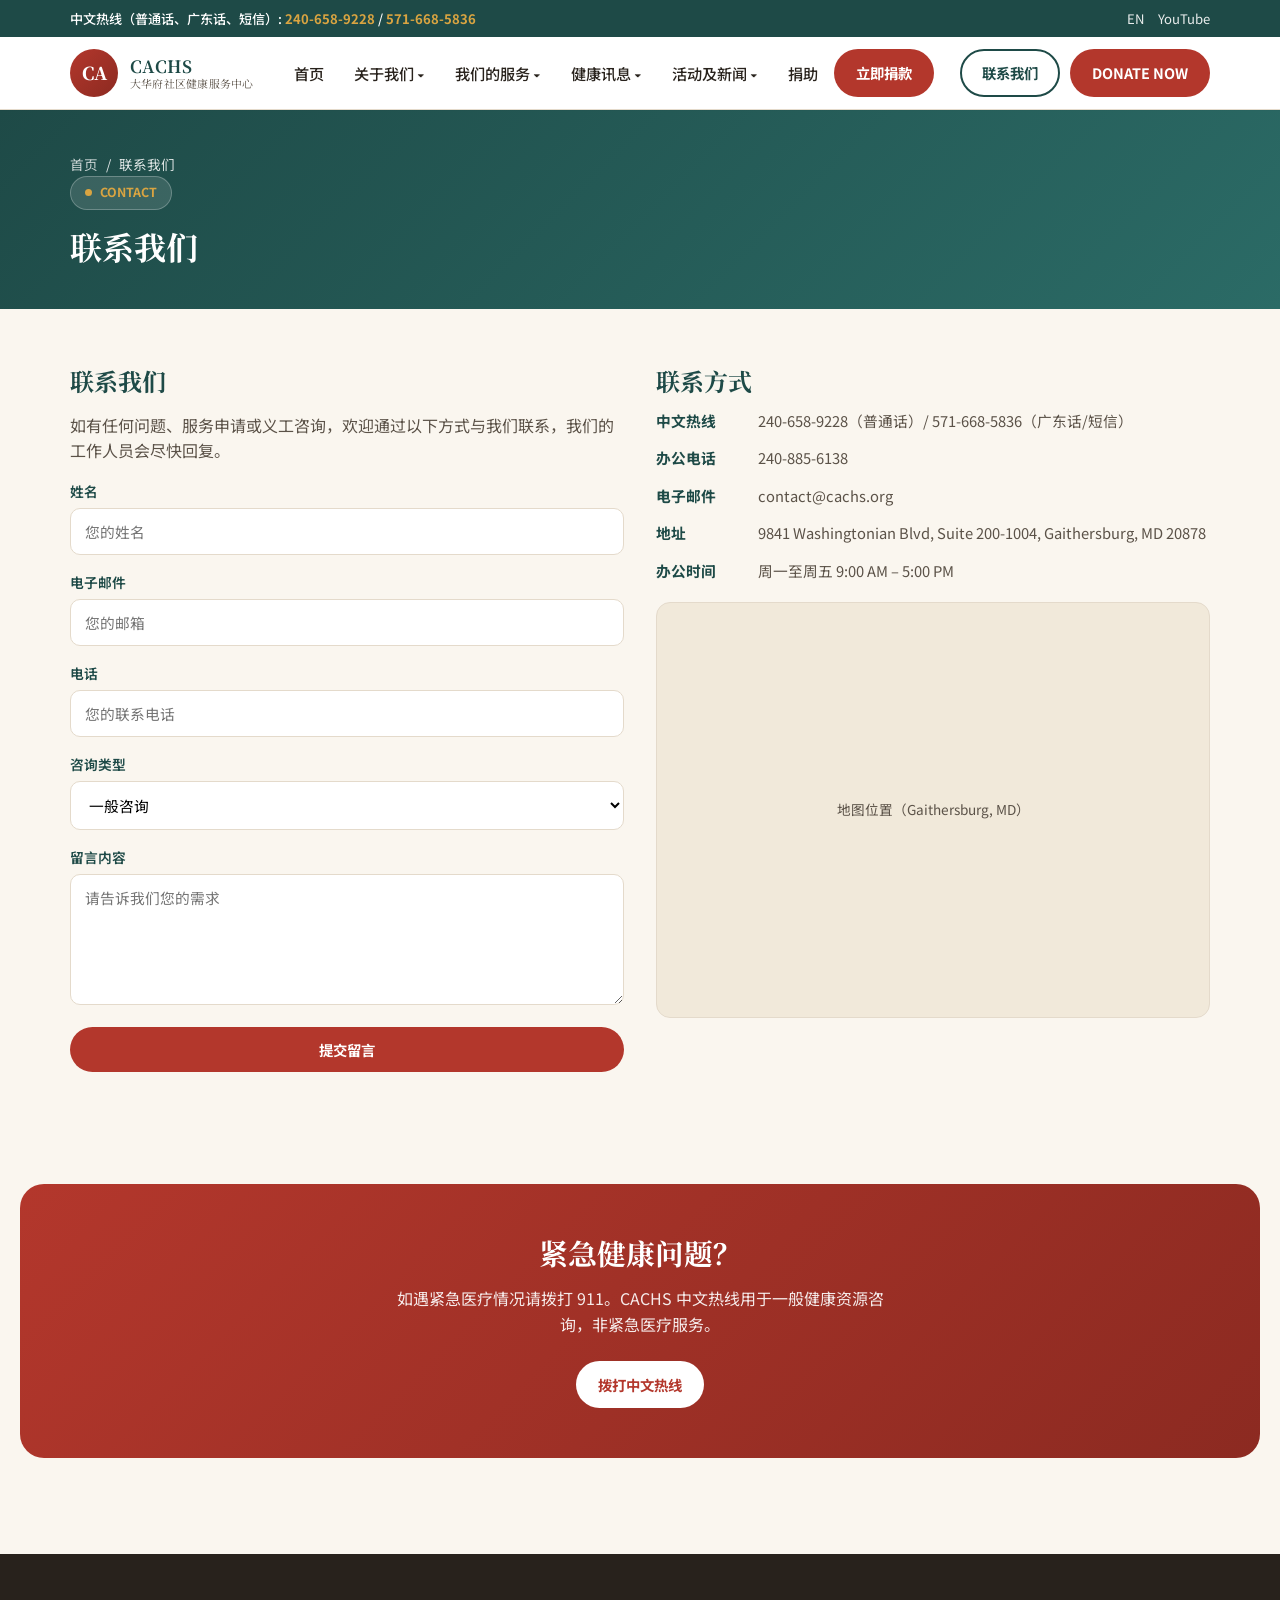
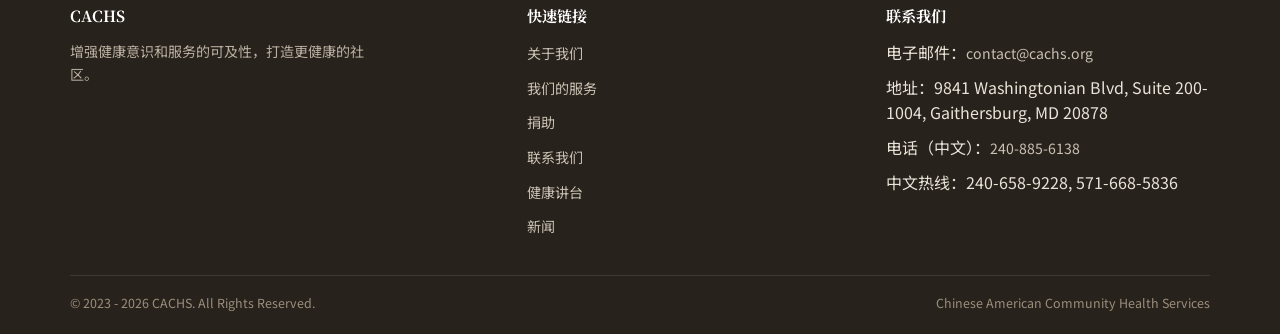
<file: contact.html>
<!DOCTYPE html>
<html lang="zh-CN">
<head>
<meta charset="UTF-8">
<meta name="viewport" content="width=device-width, initial-scale=1.0, viewport-fit=cover">
<title>联系我们 – CACHS 大华府社区健康服务中心</title>
<meta name="description" content="联系大华府社区健康服务中心CACHS，中文热线与办公地址信息。">
<link rel="preconnect" href="https://fonts.googleapis.com">
<link href="https://fonts.googleapis.com/css2?family=Noto+Serif+SC:wght@500;700;900&family=Noto+Sans+SC:wght@400;500;700&display=swap" rel="stylesheet">
<style>
/* ==========================================================================
   CACHS — shared site stylesheet
   ========================================================================== */
:root{
  --red:#B3372C;
  --red-dark:#8C2A21;
  --teal:#1E4A47;
  --teal-light:#2B6B66;
  --gold:#D9A441;
  --cream:#FAF6EF;
  --cream-deep:#F1E9DA;
  --ink:#28221C;
  --ink-soft:#5B5248;
  --line:#E4DACB;
  --radius:14px;
  --maxw:1180px;
  font-size:16px;
}
*{box-sizing:border-box;}
html{scroll-behavior:smooth;}
body{
  margin:0;
  font-family:"Noto Sans SC","PingFang SC","Microsoft YaHei",sans-serif;
  color:var(--ink);
  background:var(--cream);
  line-height:1.6;
  -webkit-font-smoothing:antialiased;
}
h1,h2,h3,h4{
  font-family:"Noto Serif SC","Songti SC",serif;
  margin:0 0 .5em;
  line-height:1.3;
  color:var(--teal);
}
a{color:inherit; text-decoration:none;}
img{max-width:100%; display:block;}
.wrap{max-width:var(--maxw); margin:0 auto; padding:0 20px;}
button{font-family:inherit;}
ul{margin:0; padding:0;}

/* ===== Top utility bar ===== */
.topbar{background:var(--teal); color:#fff; font-size:.82rem;}
.topbar .wrap{display:flex; flex-wrap:wrap; align-items:center; justify-content:space-between; padding-top:8px; padding-bottom:8px; gap:6px;}
.topbar .hotline{font-weight:500;}
.topbar .hotline a{color:var(--gold); font-weight:700;}
.topbar .top-links{display:flex; gap:14px; align-items:center;}
.topbar .top-links a{opacity:.9;}
.topbar .top-links a:hover{opacity:1; text-decoration:underline;}

/* ===== Header / nav ===== */
header.site-header{background:#fff; border-bottom:1px solid var(--line); position:sticky; top:0; z-index:50; box-shadow:0 1px 0 rgba(0,0,0,.02);}
.header-inner{display:flex; align-items:center; justify-content:space-between; padding:12px 20px; max-width:var(--maxw); margin:0 auto;}
.brand{display:flex; align-items:center; gap:12px;}
.brand .mark{width:48px; height:48px; border-radius:50%; background:linear-gradient(135deg,var(--red),var(--red-dark)); display:flex; align-items:center; justify-content:center; color:#fff; font-family:"Noto Serif SC",serif; font-weight:900; font-size:1.1rem; flex-shrink:0;}
.brand .name{font-family:"Noto Serif SC",serif; font-weight:700; color:var(--teal); font-size:1.05rem; line-height:1.2;}
.brand .name small{display:block; font-size:.68rem; font-weight:400; color:var(--ink-soft); letter-spacing:.02em;}

nav.primary-nav{display:flex; align-items:center; gap:2px;}
nav.primary-nav ul{list-style:none; display:flex; margin:0; padding:0; gap:2px;}
nav.primary-nav > ul > li{position:relative;}
nav.primary-nav > ul > li > a{display:block; padding:10px 14px; font-weight:500; font-size:.95rem; border-radius:8px; color:var(--ink);}
nav.primary-nav > ul > li > a:hover, nav.primary-nav > ul > li > a.active{background:var(--cream-deep); color:var(--red);}
nav.primary-nav .submenu{display:none; position:absolute; top:100%; left:0; background:#fff; border:1px solid var(--line); border-radius:10px; padding:6px; min-width:230px; box-shadow:0 12px 24px rgba(0,0,0,.08); z-index:60;}
nav.primary-nav li:hover > .submenu{display:block;}
nav.primary-nav .submenu li a{display:block; padding:8px 12px; font-size:.88rem; border-radius:6px; white-space:normal;}
nav.primary-nav .submenu li a:hover{background:var(--cream-deep); color:var(--red);}

.header-cta{display:flex; align-items:center; gap:10px;}
.btn{display:inline-block; padding:10px 20px; border-radius:999px; font-weight:700; font-size:.9rem; white-space:nowrap; border:2px solid transparent; transition:transform .15s ease, box-shadow .15s ease; cursor:pointer;}
.btn-donate{background:var(--red); color:#fff;}
.btn-donate:hover{background:var(--red-dark); transform:translateY(-1px);}
.btn-outline{background:transparent; color:var(--teal); border-color:var(--teal);}
.btn-outline:hover{background:var(--teal); color:#fff;}

.hamburger{display:none; flex-direction:column; justify-content:center; gap:5px; width:44px; height:44px; border:none; background:transparent; cursor:pointer; border-radius:8px;}
.hamburger span{display:block; height:3px; border-radius:2px; background:var(--teal); width:26px; transition:transform .25s ease, opacity .25s ease;}
.hamburger.open span:nth-child(1){transform:translateY(8px) rotate(45deg);}
.hamburger.open span:nth-child(2){opacity:0;}
.hamburger.open span:nth-child(3){transform:translateY(-8px) rotate(-45deg);}

/* ===== Ticker ===== */
.ticker{background:var(--cream-deep); border-bottom:1px solid var(--line); overflow:hidden; white-space:nowrap; position:relative;}
.ticker .track{display:inline-block; padding:9px 0; animation:scroll 32s linear infinite;}
.ticker .track span{margin-right:56px; font-size:.88rem; color:var(--ink-soft);}
.ticker .track span b{color:var(--red); font-weight:700;}
@keyframes scroll{0%{transform:translateX(0);}100%{transform:translateX(-50%);}}

/* ===== Hero (home page) ===== */
.hero{background:radial-gradient(circle at 85% 20%, rgba(179,55,44,.10), transparent 55%), radial-gradient(circle at 10% 90%, rgba(30,74,71,.10), transparent 50%), var(--cream); padding:52px 0 60px;}
.hero-grid{display:grid; grid-template-columns:1.1fr .9fr; gap:40px; align-items:center;}
.eyebrow{display:inline-flex; align-items:center; gap:8px; background:#fff; border:1px solid var(--line); color:var(--red); font-weight:700; font-size:.78rem; padding:6px 14px; border-radius:999px; margin-bottom:16px;}
.eyebrow::before{content:""; width:7px; height:7px; border-radius:50%; background:var(--red);}
.hero h1{font-size:2.3rem; color:var(--teal); margin-bottom:16px;}
.hero p.lead{color:var(--ink-soft); font-size:1.02rem; margin-bottom:26px; max-width:52ch;}
.hero-actions{display:flex; gap:14px; flex-wrap:wrap;}
.hero-visual{background:linear-gradient(160deg,var(--teal),var(--teal-light)); border-radius:22px; aspect-ratio:4/3; position:relative; overflow:hidden; display:flex; align-items:center; justify-content:center;}
.hero-visual .ring{width:70%; aspect-ratio:1; border-radius:50%; border:2px dashed rgba(255,255,255,.35); display:flex; align-items:center; justify-content:center;}
.hero-visual .core{width:56%; aspect-ratio:1; border-radius:50%; background:linear-gradient(135deg,var(--gold),#e8c47a); display:flex; align-items:center; justify-content:center; color:var(--teal); font-family:"Noto Serif SC",serif; font-weight:900; font-size:1.15rem; text-align:center; padding:14px; box-shadow:0 20px 40px rgba(0,0,0,.18);}

/* ===== Interior page header banner ===== */
.page-header{background:linear-gradient(135deg,var(--teal),var(--teal-light)); color:#fff; padding:44px 0 34px;}
.page-header .eyebrow{background:rgba(255,255,255,.12); border-color:rgba(255,255,255,.25); color:var(--gold);}
.page-header .eyebrow::before{background:var(--gold);}
.page-header h1{color:#fff; font-size:2rem; margin-bottom:8px;}
.breadcrumb{font-size:.85rem; opacity:.85; display:flex; gap:8px; align-items:center;}
.breadcrumb a{opacity:.9;}
.breadcrumb a:hover{text-decoration:underline;}

/* ===== Quick action cards ===== */
.quick-actions{padding:0 0 8px; margin-top:-30px; position:relative; z-index:2;}
.qa-grid{display:grid; grid-template-columns:repeat(4,1fr); gap:16px;}
.qa-card{background:#fff; border:1px solid var(--line); border-radius:var(--radius); padding:22px 18px; text-align:center; box-shadow:0 10px 26px rgba(40,34,28,.06); transition:transform .2s ease, box-shadow .2s ease;}
.qa-card:hover{transform:translateY(-4px); box-shadow:0 16px 32px rgba(40,34,28,.1);}
.qa-card .ico{width:46px; height:46px; margin:0 auto 12px; border-radius:12px; background:var(--cream-deep); display:flex; align-items:center; justify-content:center; color:var(--red); font-size:1.3rem; font-weight:700;}
.qa-card h3{font-size:1rem; margin-bottom:4px;}
.qa-card p{font-size:.82rem; color:var(--ink-soft); margin:0;}

/* ===== Section shell ===== */
section{padding:56px 0;}
.section-head{display:flex; align-items:flex-end; justify-content:space-between; margin-bottom:28px; gap:16px; flex-wrap:wrap;}
.section-head h2{font-size:1.7rem; margin:0;}
.section-head .see-all{font-weight:700; color:var(--red); font-size:.9rem; white-space:nowrap;}
.section-sub{color:var(--ink-soft); max-width:60ch; margin:-18px 0 26px;}

/* ===== Card grids (news / services / forum / events) ===== */
.card-grid{display:grid; grid-template-columns:repeat(3,1fr); gap:22px;}
.card-grid.cols-2{grid-template-columns:repeat(2,1fr);}
.content-card{background:#fff; border:1px solid var(--line); border-radius:var(--radius); overflow:hidden; display:flex; flex-direction:column; transition:transform .2s ease, box-shadow .2s ease;}
.content-card:hover{transform:translateY(-3px); box-shadow:0 14px 30px rgba(40,34,28,.08);}
.card-thumb{aspect-ratio:16/9; background:linear-gradient(135deg,var(--cream-deep),#fff); display:flex; align-items:center; justify-content:center; color:var(--line); font-size:.75rem; border-bottom:1px solid var(--line);}
.card-body{padding:18px; display:flex; flex-direction:column; gap:8px; flex:1;}
.card-tag{font-size:.76rem; color:var(--red); font-weight:700; letter-spacing:.02em;}
.content-card h3{font-size:1.02rem; margin:0; color:var(--ink); line-height:1.45;}
.content-card p.desc{font-size:.88rem; color:var(--ink-soft); margin:0;}
.content-card .more{margin-top:auto; font-size:.85rem; font-weight:700; color:var(--teal);}

/* ===== Icon feature list (services) ===== */
.feature-card{background:#fff; border:1px solid var(--line); border-radius:var(--radius); padding:26px; display:flex; gap:18px;}
.feature-card .ico{width:52px; height:52px; flex-shrink:0; border-radius:14px; background:var(--cream-deep); display:flex; align-items:center; justify-content:center; color:var(--red); font-size:1.4rem; font-weight:700;}
.feature-card h3{font-size:1.08rem; margin-bottom:6px;}
.feature-card p{font-size:.9rem; color:var(--ink-soft); margin:0;}

/* ===== Team ===== */
.team-grid{display:grid; grid-template-columns:repeat(4,1fr); gap:20px;}
.team-card{text-align:center; background:#fff; border:1px solid var(--line); border-radius:var(--radius); padding:22px 16px;}
.team-card .avatar{width:84px; height:84px; border-radius:50%; margin:0 auto 12px; background:linear-gradient(135deg,var(--teal),var(--teal-light)); display:flex; align-items:center; justify-content:center; color:#fff; font-family:"Noto Serif SC",serif; font-weight:700;}
.team-card h4{margin:0 0 2px; font-size:.98rem; color:var(--ink);}
.team-card span{font-size:.8rem; color:var(--red); font-weight:600;}

/* ===== FAQ (accordion) ===== */
.faq-item{border:1px solid var(--line); border-radius:12px; margin-bottom:12px; overflow:hidden; background:#fff;}
.faq-q{width:100%; text-align:left; padding:16px 18px; background:none; border:none; font-weight:700; font-size:.96rem; color:var(--teal); display:flex; justify-content:space-between; align-items:center; cursor:pointer;}
.faq-q::after{content:"+"; font-size:1.3rem; color:var(--red); flex-shrink:0; margin-left:12px; transition:transform .2s ease;}
.faq-item.open .faq-q::after{transform:rotate(45deg);}
.faq-a{max-height:0; overflow:hidden; transition:max-height .25s ease;}
.faq-a p{padding:0 18px 16px; margin:0; font-size:.9rem; color:var(--ink-soft);}
.faq-item.open .faq-a{max-height:400px;}

/* ===== Table (doctor directory) ===== */
.directory-table{width:100%; border-collapse:collapse; background:#fff; border-radius:var(--radius); overflow:hidden; box-shadow:0 6px 18px rgba(40,34,28,.05);}
.directory-table th, .directory-table td{padding:14px 16px; text-align:left; border-bottom:1px solid var(--line); font-size:.9rem;}
.directory-table th{background:var(--teal); color:#fff; font-weight:600; font-size:.85rem;}
.directory-table tr:last-child td{border-bottom:none;}
.directory-table tr:hover td{background:var(--cream-deep);}
.table-scroll{overflow-x:auto; border-radius:var(--radius);}

/* ===== Gallery ===== */
.gallery-grid{display:grid; grid-template-columns:repeat(4,1fr); gap:12px;}
.gallery-item{aspect-ratio:1; border-radius:10px; background:linear-gradient(135deg,var(--cream-deep),#fff); border:1px solid var(--line); display:flex; align-items:center; justify-content:center; color:var(--ink-soft); font-size:.75rem; overflow:hidden;}

/* ===== Impact band ===== */
.impact{background:var(--teal); color:#fff;}
.impact .wrap{display:grid; grid-template-columns:repeat(3,1fr); gap:20px; text-align:center;}
.impact .card{padding:14px;}
.impact .card b{display:block; font-family:"Noto Serif SC",serif; font-size:2.1rem; color:var(--gold);}
.impact .card span{font-size:.9rem; opacity:.9;}

/* ===== Partners ===== */
.partners-grid{display:grid; grid-template-columns:repeat(4,1fr); gap:18px;}
.partner-card{background:#fff; border:1px solid var(--line); border-radius:var(--radius); padding:24px 16px; text-align:center; display:flex; flex-direction:column; align-items:center; gap:10px;}
.partner-card .logo-ph{width:100%; height:64px; border-radius:8px; background:var(--cream-deep); display:flex; align-items:center; justify-content:center; color:var(--ink-soft); font-size:.75rem;}
.partner-card p{margin:0; font-size:.82rem; color:var(--ink-soft);}

/* ===== Donate page ===== */
.donate-grid{display:grid; grid-template-columns:1fr 1fr; gap:32px; align-items:start;}
.amount-grid{display:grid; grid-template-columns:repeat(3,1fr); gap:10px; margin:18px 0;}
.amount-btn{padding:14px; border-radius:10px; border:2px solid var(--line); background:#fff; font-weight:700; color:var(--teal); cursor:pointer; text-align:center;}
.amount-btn:hover, .amount-btn.selected{border-color:var(--red); color:var(--red); background:var(--cream-deep);}
.info-list{list-style:none; padding:0; margin:0; display:flex; flex-direction:column; gap:14px;}
.info-list li{display:flex; gap:12px; font-size:.92rem; color:var(--ink-soft);}
.info-list li b{color:var(--teal); min-width:90px; flex-shrink:0;}

/* ===== Contact page ===== */
.contact-grid{display:grid; grid-template-columns:1fr 1fr; gap:32px;}
.form-field{margin-bottom:16px;}
.form-field label{display:block; font-size:.86rem; font-weight:600; color:var(--teal); margin-bottom:6px;}
.form-field input, .form-field textarea, .form-field select{width:100%; padding:12px 14px; border:1px solid var(--line); border-radius:10px; font-family:inherit; font-size:.92rem; background:#fff;}
.form-field input:focus, .form-field textarea:focus, .form-field select:focus{outline:2px solid var(--gold); border-color:var(--teal);}
.map-ph{aspect-ratio:4/3; background:var(--cream-deep); border:1px solid var(--line); border-radius:var(--radius); display:flex; align-items:center; justify-content:center; color:var(--ink-soft); font-size:.85rem;}

/* ===== Donate CTA band ===== */
.cta-band{background:linear-gradient(135deg,var(--red),var(--red-dark)); color:#fff; text-align:center; border-radius:24px; margin:0 20px; padding:50px 24px;}
.cta-band h2{color:#fff; font-size:1.8rem;}
.cta-band p{color:rgba(255,255,255,.9); max-width:56ch; margin:0 auto 24px;}
.cta-band .btn-donate{background:#fff; color:var(--red);}
.cta-band .btn-donate:hover{background:var(--gold); color:var(--teal);}

/* ===== Footer ===== */
footer{background:var(--ink); color:#e9e3d8; padding:52px 0 20px; margin-top:40px;}
.footer-grid{display:grid; grid-template-columns:1.3fr 1fr 1fr; gap:36px; margin-bottom:36px;}
.footer-brand p{color:#b9b0a1; font-size:.88rem; max-width:38ch;}
footer h4{color:#fff; font-size:.95rem; margin-bottom:14px;}
footer ul{list-style:none; margin:0; padding:0; display:flex; flex-direction:column; gap:9px;}
footer ul a{color:#c9c1b3; font-size:.88rem;}
footer ul a:hover{color:var(--gold);}
.footer-bottom{border-top:1px solid rgba(255,255,255,.1); padding-top:18px; display:flex; justify-content:space-between; flex-wrap:wrap; gap:10px; font-size:.78rem; color:#9a8f7d;}

/* ===== Mobile nav drawer ===== */
.nav-scrim{display:none; position:fixed; inset:0; background:rgba(20,15,10,.45); z-index:55;}
.nav-scrim.show{display:block;}

/* =========================================================
   TABLET / iPad — <=1024px
   ========================================================= */
@media (max-width:1024px){
  .qa-grid{grid-template-columns:repeat(2,1fr);}
  .card-grid{grid-template-columns:repeat(2,1fr);}
  .partners-grid{grid-template-columns:repeat(2,1fr);}
  .team-grid{grid-template-columns:repeat(2,1fr);}
  .gallery-grid{grid-template-columns:repeat(3,1fr);}
  .hero h1{font-size:2rem;}
  nav.primary-nav > ul > li > a{padding:10px 10px; font-size:.88rem;}
}

/* =========================================================
   TABLET PORTRAIT / large phones — <=880px : nav collapses
   ========================================================= */
@media (max-width:880px){
  .topbar .wrap{justify-content:center; text-align:center;}
  .header-inner{padding:10px 16px;}
  .brand .name{font-size:.92rem;}
  .brand .mark{width:40px; height:40px; font-size:.95rem;}
  .header-cta .btn-outline{display:none;}
  .hamburger{display:flex;}

  nav.primary-nav{position:fixed; top:0; right:0; height:100%; width:min(320px,84vw); background:#fff; z-index:60; transform:translateX(100%); transition:transform .3s ease; box-shadow:-8px 0 24px rgba(0,0,0,.15); overflow-y:auto; padding:20px 0;}
  nav.primary-nav.open{transform:translateX(0);}
  nav.primary-nav ul{flex-direction:column; width:100%; gap:0;}
  nav.primary-nav > ul{padding:0 8px;}
  nav.primary-nav > ul > li{width:100%;}
  nav.primary-nav > ul > li > a{padding:14px 16px; font-size:1rem; border-radius:8px;}
  nav.primary-nav .submenu{display:none; position:static; border:none; box-shadow:none; padding:0 0 0 14px; background:var(--cream); border-radius:8px; margin:2px 0 8px;}
  nav.primary-nav li.open > .submenu{display:block;}
  nav.primary-nav .nav-donate{margin:14px 16px 0; display:block; text-align:center;}

  .hero-grid{grid-template-columns:1fr; gap:30px;}
  .hero{padding:36px 0 44px;}
  .hero h1{font-size:1.8rem;}
  .hero-visual{max-width:340px; margin:0 auto; aspect-ratio:1/1;}
  .hero-actions{justify-content:center;}
  .hero > .wrap{text-align:center;}
  .hero p.lead{margin-left:auto; margin-right:auto;}
  .eyebrow{margin-left:auto; margin-right:auto;}

  .impact .wrap{grid-template-columns:1fr; gap:14px;}
  .footer-grid{grid-template-columns:1fr 1fr; gap:28px;}
  .footer-brand{grid-column:1/-1;}
  .cta-band{margin:0 16px; padding:40px 20px;}
  .donate-grid, .contact-grid{grid-template-columns:1fr; gap:28px;}
  .gallery-grid{grid-template-columns:repeat(2,1fr);}
  .page-header h1{font-size:1.6rem;}
}

/* =========================================================
   SMARTPHONE — <=560px
   ========================================================= */
@media (max-width:560px){
  :root{font-size:15px;}
  .topbar{font-size:.74rem;}
  .topbar .top-links{gap:10px;}
  .wrap{padding:0 16px;}

  section{padding:40px 0;}
  .section-head h2{font-size:1.4rem;}
  .hero h1{font-size:1.55rem;}
  .hero p.lead{font-size:.95rem;}
  .hero-actions{flex-direction:column; width:100%;}
  .hero-actions .btn{width:100%; text-align:center;}

  .qa-grid{grid-template-columns:1fr; gap:12px;}
  .qa-card{display:flex; align-items:center; gap:14px; text-align:left; padding:16px;}
  .qa-card .ico{margin:0; flex-shrink:0;}

  .card-grid{grid-template-columns:1fr;}
  .partners-grid{grid-template-columns:1fr;}
  .partner-card{flex-direction:row; text-align:left; padding:14px;}
  .partner-card .logo-ph{width:76px; height:52px; flex-shrink:0;}
  .team-grid{grid-template-columns:repeat(2,1fr);}
  .gallery-grid{grid-template-columns:repeat(2,1fr);}
  .feature-card{flex-direction:column;}
  .amount-grid{grid-template-columns:repeat(3,1fr);}

  .cta-band{border-radius:18px; margin:0 12px;}
  .cta-band h2{font-size:1.4rem;}

  .footer-grid{grid-template-columns:1fr; gap:26px;}
  .footer-bottom{flex-direction:column; text-align:center;}
  .page-header{padding:32px 0 26px;}
  .page-header h1{font-size:1.4rem;}
}

/* Respect reduced motion */
@media (prefers-reduced-motion:reduce){
  .ticker .track{animation:none;}
  html{scroll-behavior:auto;}
}

/* Visible focus states for accessibility */
a:focus-visible, button:focus-visible{outline:3px solid var(--gold); outline-offset:2px;}

</style>
</head>
<body>

<div class="topbar">
  <div class="wrap">
    <div class="hotline">中文热线（普通话、广东话、短信）: <a href="tel:2406589228">240-658-9228</a> / <a href="tel:5716685836">571-668-5836</a></div>
    <div class="top-links"><a href="#">EN</a><a href="#">YouTube</a></div>
  </div>
</div>

<header class="site-header">
  <div class="header-inner">
    <a class="brand" href="index.html">
      <span class="mark">CA</span>
      <span class="name">CACHS<small>大华府社区健康服务中心</small></span>
    </a>
    <nav class="primary-nav" id="primaryNav">
      <ul>
        <li><a href="index.html">首页</a></li>
        <li>
          <a href="about.html">关于我们 ▾</a>
          <ul class="submenu">
            <li><a href="about.html#mission">愿景和宗旨</a></li>
            <li><a href="about.html#team">我们的团队</a></li>
            <li><a href="about.html#partners">合作伙伴</a></li>
            <li><a href="about.html#faq">常见问题</a></li>
            <li><a href="contact.html">联系我们</a></li>
          </ul>
        </li>
        <li>
          <a href="services.html">我们的服务 ▾</a>
          <ul class="submenu">
            <li><a href="services.html#hotline">中文帮助热线</a></li>
            <li><a href="services.html#senior">老年健康服务</a></li>
            <li><a href="services.html#mental">心理健康服务</a></li>
            <li><a href="services.html#clinics">公益体检及义诊</a></li>
            <li><a href="services.html#flu">免费流感疫苗接种</a></li>
          </ul>
        </li>
        <li>
          <a href="health-forum.html">健康讯息 ▾</a>
          <ul class="submenu">
            <li><a href="health-forum.html#directory">华语医生列表</a></li>
            <li><a href="health-forum.html#lectures">公益讲座</a></li>
            <li><a href="health-forum.html#topics">健康专题</a></li>
          </ul>
        </li>
        <li>
          <a href="news.html">活动及新闻 ▾</a>
          <ul class="submenu">
            <li><a href="events.html">活动</a></li>
            <li><a href="news.html">新闻</a></li>
            <li><a href="gallery.html">相册</a></li>
          </ul>
        </li>
        <li><a href="donate.html">捐助</a></li>
      </ul>
      <a class="btn btn-donate nav-donate" href="donate.html">立即捐款</a>
    </nav>
    <div class="header-cta">
      <a class="btn btn-outline" href="contact.html">联系我们</a>
      <a class="btn btn-donate" href="donate.html">DONATE NOW</a>
      <button class="hamburger" id="hamburgerBtn" aria-label="打开菜单" aria-expanded="false" aria-controls="primaryNav">
        <span></span><span></span><span></span>
      </button>
    </div>
  </div>
</header>
<div class="nav-scrim" id="navScrim"></div>

<div class="page-header">
  <div class="wrap">
    <div class="breadcrumb"><a href="index.html">首页</a> / <span>联系我们</span></div>
    <span class="eyebrow">CONTACT</span>
    <h1>联系我们</h1>
  </div>
</div>
<section>
  <div class="wrap contact-grid">
    <div>
      <h2>联系我们</h2>
      <p style="color:var(--ink-soft);">如有任何问题、服务申请或义工咨询，欢迎通过以下方式与我们联系，我们的工作人员会尽快回复。</p>
      <form onsubmit="event.preventDefault(); alert('感谢您的留言，我们会尽快与您联系。');">
        <div class="form-field"><label for="name">姓名</label><input type="text" id="name" required placeholder="您的姓名"></div>
        <div class="form-field"><label for="email">电子邮件</label><input type="email" id="email" required placeholder="您的邮箱"></div>
        <div class="form-field"><label for="phone">电话</label><input type="tel" id="phone" placeholder="您的联系电话"></div>
        <div class="form-field">
          <label for="topic">咨询类型</label>
          <select id="topic">
            <option>一般咨询</option>
            <option>服务申请</option>
            <option>义工报名</option>
            <option>捐款相关</option>
            <option>媒体或合作</option>
          </select>
        </div>
        <div class="form-field"><label for="message">留言内容</label><textarea id="message" rows="5" required placeholder="请告诉我们您的需求"></textarea></div>
        <button type="submit" class="btn btn-donate" style="width:100%;">提交留言</button>
      </form>
    </div>

    <div>
      <h2>联系方式</h2>
      <ul class="info-list">
        <li><b>中文热线</b>240-658-9228（普通话）/ 571-668-5836（广东话/短信）</li>
        <li><b>办公电话</b><a href="tel:2408856138">240-885-6138</a></li>
        <li><b>电子邮件</b><a href="mailto:contact@cachs.org">contact@cachs.org</a></li>
        <li><b>地址</b>9841 Washingtonian Blvd, Suite 200-1004, Gaithersburg, MD 20878</li>
        <li><b>办公时间</b>周一至周五 9:00 AM – 5:00 PM</li>
      </ul>
      <div class="map-ph" style="margin-top:20px;">地图位置（Gaithersburg, MD）</div>
    </div>
  </div>
</section>

<section id="donate-cta">
  <div class="cta-band">
    <h2>紧急健康问题？</h2>
    <p>如遇紧急医疗情况请拨打 911。CACHS 中文热线用于一般健康资源咨询，非紧急医疗服务。</p>
    <a class="btn btn-donate" href="tel:2406589228">拨打中文热线</a>
  </div>
</section>
<footer>
  <div class="wrap">
    <div class="footer-grid">
      <div class="footer-brand"><h4>CACHS</h4><p>增强健康意识和服务的可及性，打造更健康的社区。</p></div>
      <div><h4>快速链接</h4><ul>
        <li><a href="about.html">关于我们</a></li>
        <li><a href="services.html">我们的服务</a></li>
        <li><a href="donate.html">捐助</a></li>
        <li><a href="contact.html">联系我们</a></li>
        <li><a href="health-forum.html">健康讲台</a></li>
        <li><a href="news.html">新闻</a></li>
      </ul></div>
      <div><h4>联系我们</h4><ul>
        <li>电子邮件：<a href="mailto:contact@cachs.org">contact@cachs.org</a></li>
        <li>地址：9841 Washingtonian Blvd, Suite 200-1004, Gaithersburg, MD 20878</li>
        <li>电话（中文）：<a href="tel:2408856138">240-885-6138</a></li>
        <li>中文热线：240-658-9228, 571-668-5836</li>
      </ul></div>
    </div>
    <div class="footer-bottom"><span>© 2023 - 2026 CACHS. All Rights Reserved.</span><span>Chinese American Community Health Services</span></div>
  </div>
</footer>

<script>
// ==========================================================================
// CACHS — shared site script (mobile nav, FAQ accordion, donate amounts)
// ==========================================================================
document.addEventListener('DOMContentLoaded', () => {

  /* ---- Mobile nav drawer ---- */
  const hamburgerBtn = document.getElementById('hamburgerBtn');
  const primaryNav = document.getElementById('primaryNav');
  const navScrim = document.getElementById('navScrim');

  if (hamburgerBtn && primaryNav && navScrim) {
    function closeNav(){
      primaryNav.classList.remove('open');
      hamburgerBtn.classList.remove('open');
      hamburgerBtn.setAttribute('aria-expanded','false');
      navScrim.classList.remove('show');
    }
    function toggleNav(){
      const isOpen = primaryNav.classList.toggle('open');
      hamburgerBtn.classList.toggle('open', isOpen);
      hamburgerBtn.setAttribute('aria-expanded', isOpen ? 'true' : 'false');
      navScrim.classList.toggle('show', isOpen);
    }
    hamburgerBtn.addEventListener('click', toggleNav);
    navScrim.addEventListener('click', closeNav);

    // Tapping a top-level link that has a submenu toggles it on mobile instead of navigating
    document.querySelectorAll('.primary-nav > ul > li').forEach(li => {
      const link = li.querySelector(':scope > a');
      const submenu = li.querySelector(':scope > .submenu');
      if(!submenu || !link) return;
      link.addEventListener('click', (e) => {
        if(window.innerWidth <= 880){
          e.preventDefault();
          li.classList.toggle('open');
        }
      });
    });

    document.querySelectorAll('.primary-nav .submenu a, .primary-nav .nav-donate').forEach(a=>{
      a.addEventListener('click', closeNav);
    });
    window.addEventListener('resize', ()=>{ if(window.innerWidth > 880) closeNav(); });
  }

  /* ---- FAQ accordion ---- */
  document.querySelectorAll('.faq-item .faq-q').forEach(btn => {
    btn.addEventListener('click', () => {
      const item = btn.closest('.faq-item');
      const wasOpen = item.classList.contains('open');
      item.parentElement.querySelectorAll('.faq-item.open').forEach(i => i.classList.remove('open'));
      if(!wasOpen) item.classList.add('open');
    });
  });

  /* ---- Donate amount picker ---- */
  const amountBtns = document.querySelectorAll('.amount-btn');
  const customAmount = document.getElementById('customAmount');
  amountBtns.forEach(btn => {
    btn.addEventListener('click', () => {
      amountBtns.forEach(b => b.classList.remove('selected'));
      btn.classList.add('selected');
      if(customAmount) customAmount.value = btn.dataset.amount || '';
    });
  });

  /* ---- Mark active nav link based on current page ---- */
  const currentPage = window.location.pathname.split('/').pop() || 'index.html';
  document.querySelectorAll('.primary-nav a').forEach(a => {
    const href = a.getAttribute('href');
    if (href === currentPage) a.classList.add('active');
  });

});

</script>
</body>
</html>
</file>
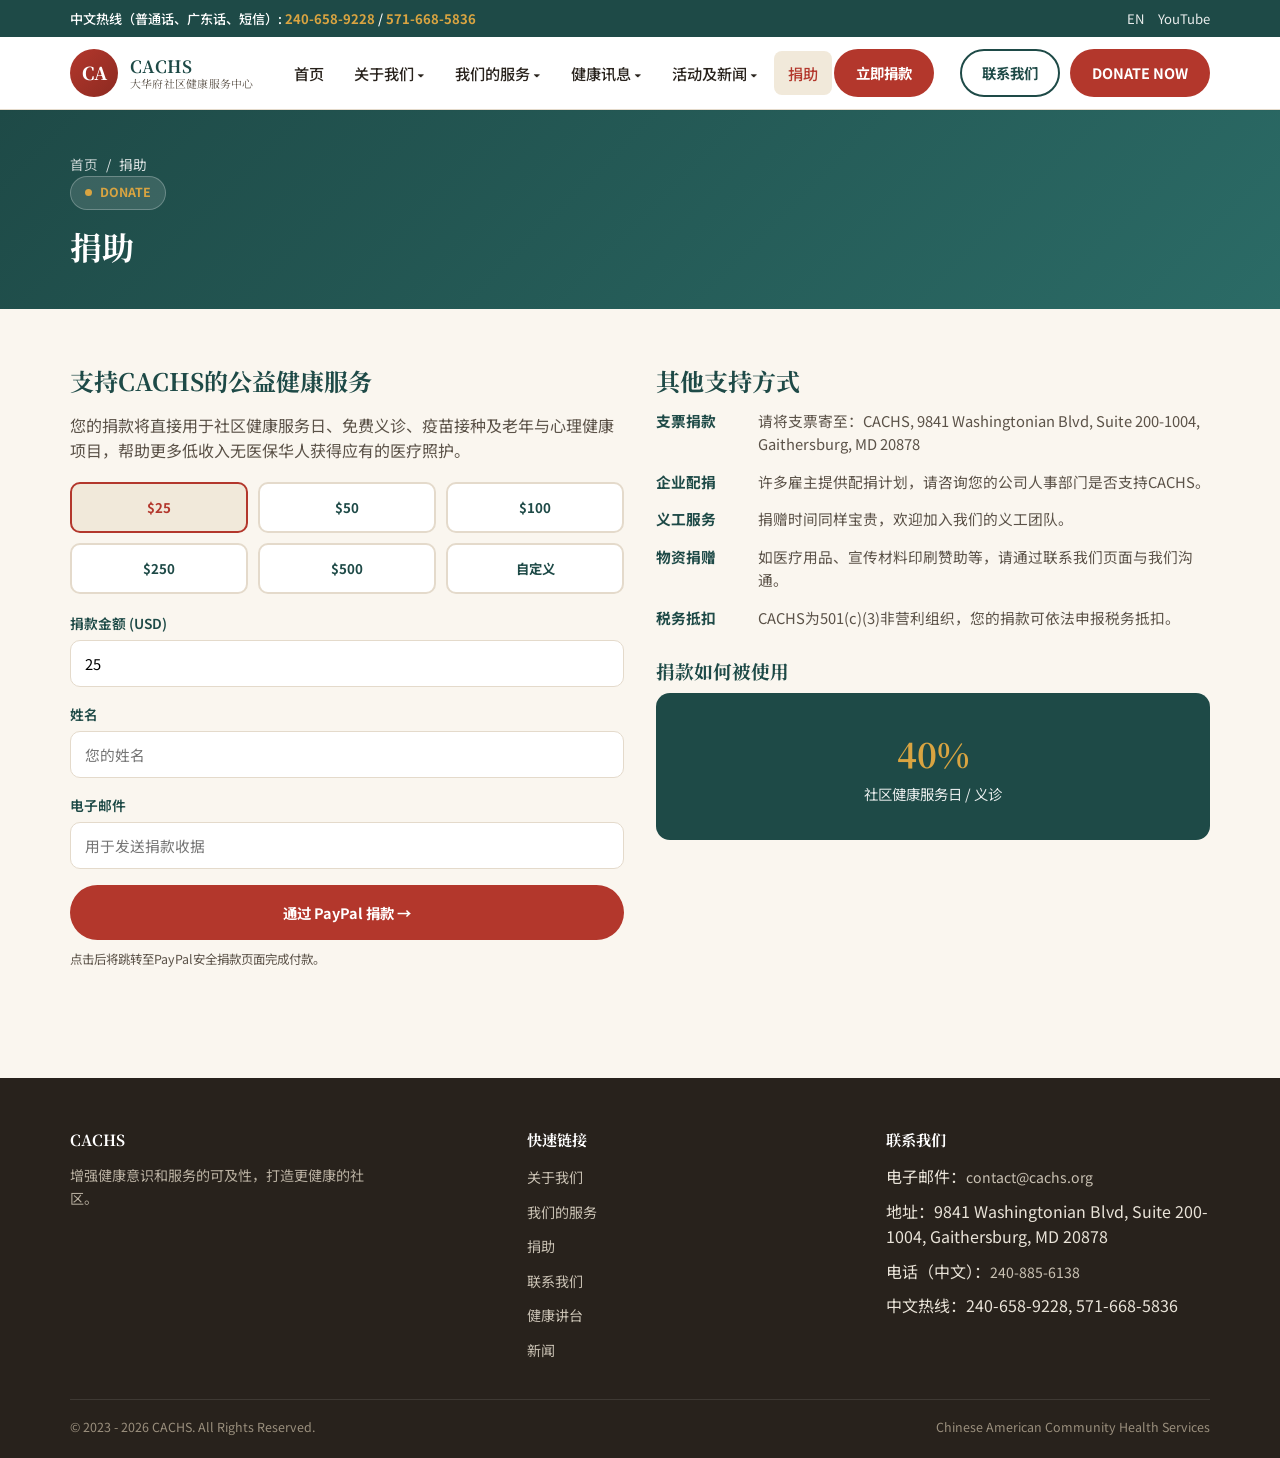
<file: donate.html>
<!DOCTYPE html>
<html lang="zh-CN">
<head>
<meta charset="UTF-8">
<meta name="viewport" content="width=device-width, initial-scale=1.0, viewport-fit=cover">
<title>捐助 – CACHS 大华府社区健康服务中心</title>
<meta name="description" content="支持CACHS的公益健康服务，帮助更多低收入无医保华人获得免费医疗照护。">
<link rel="preconnect" href="https://fonts.googleapis.com">
<link href="https://fonts.googleapis.com/css2?family=Noto+Serif+SC:wght@500;700;900&family=Noto+Sans+SC:wght@400;500;700&display=swap" rel="stylesheet">
<style>
/* ==========================================================================
   CACHS — shared site stylesheet
   ========================================================================== */
:root{
  --red:#B3372C;
  --red-dark:#8C2A21;
  --teal:#1E4A47;
  --teal-light:#2B6B66;
  --gold:#D9A441;
  --cream:#FAF6EF;
  --cream-deep:#F1E9DA;
  --ink:#28221C;
  --ink-soft:#5B5248;
  --line:#E4DACB;
  --radius:14px;
  --maxw:1180px;
  font-size:16px;
}
*{box-sizing:border-box;}
html{scroll-behavior:smooth;}
body{
  margin:0;
  font-family:"Noto Sans SC","PingFang SC","Microsoft YaHei",sans-serif;
  color:var(--ink);
  background:var(--cream);
  line-height:1.6;
  -webkit-font-smoothing:antialiased;
}
h1,h2,h3,h4{
  font-family:"Noto Serif SC","Songti SC",serif;
  margin:0 0 .5em;
  line-height:1.3;
  color:var(--teal);
}
a{color:inherit; text-decoration:none;}
img{max-width:100%; display:block;}
.wrap{max-width:var(--maxw); margin:0 auto; padding:0 20px;}
button{font-family:inherit;}
ul{margin:0; padding:0;}

/* ===== Top utility bar ===== */
.topbar{background:var(--teal); color:#fff; font-size:.82rem;}
.topbar .wrap{display:flex; flex-wrap:wrap; align-items:center; justify-content:space-between; padding-top:8px; padding-bottom:8px; gap:6px;}
.topbar .hotline{font-weight:500;}
.topbar .hotline a{color:var(--gold); font-weight:700;}
.topbar .top-links{display:flex; gap:14px; align-items:center;}
.topbar .top-links a{opacity:.9;}
.topbar .top-links a:hover{opacity:1; text-decoration:underline;}

/* ===== Header / nav ===== */
header.site-header{background:#fff; border-bottom:1px solid var(--line); position:sticky; top:0; z-index:50; box-shadow:0 1px 0 rgba(0,0,0,.02);}
.header-inner{display:flex; align-items:center; justify-content:space-between; padding:12px 20px; max-width:var(--maxw); margin:0 auto;}
.brand{display:flex; align-items:center; gap:12px;}
.brand .mark{width:48px; height:48px; border-radius:50%; background:linear-gradient(135deg,var(--red),var(--red-dark)); display:flex; align-items:center; justify-content:center; color:#fff; font-family:"Noto Serif SC",serif; font-weight:900; font-size:1.1rem; flex-shrink:0;}
.brand .name{font-family:"Noto Serif SC",serif; font-weight:700; color:var(--teal); font-size:1.05rem; line-height:1.2;}
.brand .name small{display:block; font-size:.68rem; font-weight:400; color:var(--ink-soft); letter-spacing:.02em;}

nav.primary-nav{display:flex; align-items:center; gap:2px;}
nav.primary-nav ul{list-style:none; display:flex; margin:0; padding:0; gap:2px;}
nav.primary-nav > ul > li{position:relative;}
nav.primary-nav > ul > li > a{display:block; padding:10px 14px; font-weight:500; font-size:.95rem; border-radius:8px; color:var(--ink);}
nav.primary-nav > ul > li > a:hover, nav.primary-nav > ul > li > a.active{background:var(--cream-deep); color:var(--red);}
nav.primary-nav .submenu{display:none; position:absolute; top:100%; left:0; background:#fff; border:1px solid var(--line); border-radius:10px; padding:6px; min-width:230px; box-shadow:0 12px 24px rgba(0,0,0,.08); z-index:60;}
nav.primary-nav li:hover > .submenu{display:block;}
nav.primary-nav .submenu li a{display:block; padding:8px 12px; font-size:.88rem; border-radius:6px; white-space:normal;}
nav.primary-nav .submenu li a:hover{background:var(--cream-deep); color:var(--red);}

.header-cta{display:flex; align-items:center; gap:10px;}
.btn{display:inline-block; padding:10px 20px; border-radius:999px; font-weight:700; font-size:.9rem; white-space:nowrap; border:2px solid transparent; transition:transform .15s ease, box-shadow .15s ease; cursor:pointer;}
.btn-donate{background:var(--red); color:#fff;}
.btn-donate:hover{background:var(--red-dark); transform:translateY(-1px);}
.btn-outline{background:transparent; color:var(--teal); border-color:var(--teal);}
.btn-outline:hover{background:var(--teal); color:#fff;}

.hamburger{display:none; flex-direction:column; justify-content:center; gap:5px; width:44px; height:44px; border:none; background:transparent; cursor:pointer; border-radius:8px;}
.hamburger span{display:block; height:3px; border-radius:2px; background:var(--teal); width:26px; transition:transform .25s ease, opacity .25s ease;}
.hamburger.open span:nth-child(1){transform:translateY(8px) rotate(45deg);}
.hamburger.open span:nth-child(2){opacity:0;}
.hamburger.open span:nth-child(3){transform:translateY(-8px) rotate(-45deg);}

/* ===== Ticker ===== */
.ticker{background:var(--cream-deep); border-bottom:1px solid var(--line); overflow:hidden; white-space:nowrap; position:relative;}
.ticker .track{display:inline-block; padding:9px 0; animation:scroll 32s linear infinite;}
.ticker .track span{margin-right:56px; font-size:.88rem; color:var(--ink-soft);}
.ticker .track span b{color:var(--red); font-weight:700;}
@keyframes scroll{0%{transform:translateX(0);}100%{transform:translateX(-50%);}}

/* ===== Hero (home page) ===== */
.hero{background:radial-gradient(circle at 85% 20%, rgba(179,55,44,.10), transparent 55%), radial-gradient(circle at 10% 90%, rgba(30,74,71,.10), transparent 50%), var(--cream); padding:52px 0 60px;}
.hero-grid{display:grid; grid-template-columns:1.1fr .9fr; gap:40px; align-items:center;}
.eyebrow{display:inline-flex; align-items:center; gap:8px; background:#fff; border:1px solid var(--line); color:var(--red); font-weight:700; font-size:.78rem; padding:6px 14px; border-radius:999px; margin-bottom:16px;}
.eyebrow::before{content:""; width:7px; height:7px; border-radius:50%; background:var(--red);}
.hero h1{font-size:2.3rem; color:var(--teal); margin-bottom:16px;}
.hero p.lead{color:var(--ink-soft); font-size:1.02rem; margin-bottom:26px; max-width:52ch;}
.hero-actions{display:flex; gap:14px; flex-wrap:wrap;}
.hero-visual{background:linear-gradient(160deg,var(--teal),var(--teal-light)); border-radius:22px; aspect-ratio:4/3; position:relative; overflow:hidden; display:flex; align-items:center; justify-content:center;}
.hero-visual .ring{width:70%; aspect-ratio:1; border-radius:50%; border:2px dashed rgba(255,255,255,.35); display:flex; align-items:center; justify-content:center;}
.hero-visual .core{width:56%; aspect-ratio:1; border-radius:50%; background:linear-gradient(135deg,var(--gold),#e8c47a); display:flex; align-items:center; justify-content:center; color:var(--teal); font-family:"Noto Serif SC",serif; font-weight:900; font-size:1.15rem; text-align:center; padding:14px; box-shadow:0 20px 40px rgba(0,0,0,.18);}

/* ===== Interior page header banner ===== */
.page-header{background:linear-gradient(135deg,var(--teal),var(--teal-light)); color:#fff; padding:44px 0 34px;}
.page-header .eyebrow{background:rgba(255,255,255,.12); border-color:rgba(255,255,255,.25); color:var(--gold);}
.page-header .eyebrow::before{background:var(--gold);}
.page-header h1{color:#fff; font-size:2rem; margin-bottom:8px;}
.breadcrumb{font-size:.85rem; opacity:.85; display:flex; gap:8px; align-items:center;}
.breadcrumb a{opacity:.9;}
.breadcrumb a:hover{text-decoration:underline;}

/* ===== Quick action cards ===== */
.quick-actions{padding:0 0 8px; margin-top:-30px; position:relative; z-index:2;}
.qa-grid{display:grid; grid-template-columns:repeat(4,1fr); gap:16px;}
.qa-card{background:#fff; border:1px solid var(--line); border-radius:var(--radius); padding:22px 18px; text-align:center; box-shadow:0 10px 26px rgba(40,34,28,.06); transition:transform .2s ease, box-shadow .2s ease;}
.qa-card:hover{transform:translateY(-4px); box-shadow:0 16px 32px rgba(40,34,28,.1);}
.qa-card .ico{width:46px; height:46px; margin:0 auto 12px; border-radius:12px; background:var(--cream-deep); display:flex; align-items:center; justify-content:center; color:var(--red); font-size:1.3rem; font-weight:700;}
.qa-card h3{font-size:1rem; margin-bottom:4px;}
.qa-card p{font-size:.82rem; color:var(--ink-soft); margin:0;}

/* ===== Section shell ===== */
section{padding:56px 0;}
.section-head{display:flex; align-items:flex-end; justify-content:space-between; margin-bottom:28px; gap:16px; flex-wrap:wrap;}
.section-head h2{font-size:1.7rem; margin:0;}
.section-head .see-all{font-weight:700; color:var(--red); font-size:.9rem; white-space:nowrap;}
.section-sub{color:var(--ink-soft); max-width:60ch; margin:-18px 0 26px;}

/* ===== Card grids (news / services / forum / events) ===== */
.card-grid{display:grid; grid-template-columns:repeat(3,1fr); gap:22px;}
.card-grid.cols-2{grid-template-columns:repeat(2,1fr);}
.content-card{background:#fff; border:1px solid var(--line); border-radius:var(--radius); overflow:hidden; display:flex; flex-direction:column; transition:transform .2s ease, box-shadow .2s ease;}
.content-card:hover{transform:translateY(-3px); box-shadow:0 14px 30px rgba(40,34,28,.08);}
.card-thumb{aspect-ratio:16/9; background:linear-gradient(135deg,var(--cream-deep),#fff); display:flex; align-items:center; justify-content:center; color:var(--line); font-size:.75rem; border-bottom:1px solid var(--line);}
.card-body{padding:18px; display:flex; flex-direction:column; gap:8px; flex:1;}
.card-tag{font-size:.76rem; color:var(--red); font-weight:700; letter-spacing:.02em;}
.content-card h3{font-size:1.02rem; margin:0; color:var(--ink); line-height:1.45;}
.content-card p.desc{font-size:.88rem; color:var(--ink-soft); margin:0;}
.content-card .more{margin-top:auto; font-size:.85rem; font-weight:700; color:var(--teal);}

/* ===== Icon feature list (services) ===== */
.feature-card{background:#fff; border:1px solid var(--line); border-radius:var(--radius); padding:26px; display:flex; gap:18px;}
.feature-card .ico{width:52px; height:52px; flex-shrink:0; border-radius:14px; background:var(--cream-deep); display:flex; align-items:center; justify-content:center; color:var(--red); font-size:1.4rem; font-weight:700;}
.feature-card h3{font-size:1.08rem; margin-bottom:6px;}
.feature-card p{font-size:.9rem; color:var(--ink-soft); margin:0;}

/* ===== Team ===== */
.team-grid{display:grid; grid-template-columns:repeat(4,1fr); gap:20px;}
.team-card{text-align:center; background:#fff; border:1px solid var(--line); border-radius:var(--radius); padding:22px 16px;}
.team-card .avatar{width:84px; height:84px; border-radius:50%; margin:0 auto 12px; background:linear-gradient(135deg,var(--teal),var(--teal-light)); display:flex; align-items:center; justify-content:center; color:#fff; font-family:"Noto Serif SC",serif; font-weight:700;}
.team-card h4{margin:0 0 2px; font-size:.98rem; color:var(--ink);}
.team-card span{font-size:.8rem; color:var(--red); font-weight:600;}

/* ===== FAQ (accordion) ===== */
.faq-item{border:1px solid var(--line); border-radius:12px; margin-bottom:12px; overflow:hidden; background:#fff;}
.faq-q{width:100%; text-align:left; padding:16px 18px; background:none; border:none; font-weight:700; font-size:.96rem; color:var(--teal); display:flex; justify-content:space-between; align-items:center; cursor:pointer;}
.faq-q::after{content:"+"; font-size:1.3rem; color:var(--red); flex-shrink:0; margin-left:12px; transition:transform .2s ease;}
.faq-item.open .faq-q::after{transform:rotate(45deg);}
.faq-a{max-height:0; overflow:hidden; transition:max-height .25s ease;}
.faq-a p{padding:0 18px 16px; margin:0; font-size:.9rem; color:var(--ink-soft);}
.faq-item.open .faq-a{max-height:400px;}

/* ===== Table (doctor directory) ===== */
.directory-table{width:100%; border-collapse:collapse; background:#fff; border-radius:var(--radius); overflow:hidden; box-shadow:0 6px 18px rgba(40,34,28,.05);}
.directory-table th, .directory-table td{padding:14px 16px; text-align:left; border-bottom:1px solid var(--line); font-size:.9rem;}
.directory-table th{background:var(--teal); color:#fff; font-weight:600; font-size:.85rem;}
.directory-table tr:last-child td{border-bottom:none;}
.directory-table tr:hover td{background:var(--cream-deep);}
.table-scroll{overflow-x:auto; border-radius:var(--radius);}

/* ===== Gallery ===== */
.gallery-grid{display:grid; grid-template-columns:repeat(4,1fr); gap:12px;}
.gallery-item{aspect-ratio:1; border-radius:10px; background:linear-gradient(135deg,var(--cream-deep),#fff); border:1px solid var(--line); display:flex; align-items:center; justify-content:center; color:var(--ink-soft); font-size:.75rem; overflow:hidden;}

/* ===== Impact band ===== */
.impact{background:var(--teal); color:#fff;}
.impact .wrap{display:grid; grid-template-columns:repeat(3,1fr); gap:20px; text-align:center;}
.impact .card{padding:14px;}
.impact .card b{display:block; font-family:"Noto Serif SC",serif; font-size:2.1rem; color:var(--gold);}
.impact .card span{font-size:.9rem; opacity:.9;}

/* ===== Partners ===== */
.partners-grid{display:grid; grid-template-columns:repeat(4,1fr); gap:18px;}
.partner-card{background:#fff; border:1px solid var(--line); border-radius:var(--radius); padding:24px 16px; text-align:center; display:flex; flex-direction:column; align-items:center; gap:10px;}
.partner-card .logo-ph{width:100%; height:64px; border-radius:8px; background:var(--cream-deep); display:flex; align-items:center; justify-content:center; color:var(--ink-soft); font-size:.75rem;}
.partner-card p{margin:0; font-size:.82rem; color:var(--ink-soft);}

/* ===== Donate page ===== */
.donate-grid{display:grid; grid-template-columns:1fr 1fr; gap:32px; align-items:start;}
.amount-grid{display:grid; grid-template-columns:repeat(3,1fr); gap:10px; margin:18px 0;}
.amount-btn{padding:14px; border-radius:10px; border:2px solid var(--line); background:#fff; font-weight:700; color:var(--teal); cursor:pointer; text-align:center;}
.amount-btn:hover, .amount-btn.selected{border-color:var(--red); color:var(--red); background:var(--cream-deep);}
.info-list{list-style:none; padding:0; margin:0; display:flex; flex-direction:column; gap:14px;}
.info-list li{display:flex; gap:12px; font-size:.92rem; color:var(--ink-soft);}
.info-list li b{color:var(--teal); min-width:90px; flex-shrink:0;}

/* ===== Contact page ===== */
.contact-grid{display:grid; grid-template-columns:1fr 1fr; gap:32px;}
.form-field{margin-bottom:16px;}
.form-field label{display:block; font-size:.86rem; font-weight:600; color:var(--teal); margin-bottom:6px;}
.form-field input, .form-field textarea, .form-field select{width:100%; padding:12px 14px; border:1px solid var(--line); border-radius:10px; font-family:inherit; font-size:.92rem; background:#fff;}
.form-field input:focus, .form-field textarea:focus, .form-field select:focus{outline:2px solid var(--gold); border-color:var(--teal);}
.map-ph{aspect-ratio:4/3; background:var(--cream-deep); border:1px solid var(--line); border-radius:var(--radius); display:flex; align-items:center; justify-content:center; color:var(--ink-soft); font-size:.85rem;}

/* ===== Donate CTA band ===== */
.cta-band{background:linear-gradient(135deg,var(--red),var(--red-dark)); color:#fff; text-align:center; border-radius:24px; margin:0 20px; padding:50px 24px;}
.cta-band h2{color:#fff; font-size:1.8rem;}
.cta-band p{color:rgba(255,255,255,.9); max-width:56ch; margin:0 auto 24px;}
.cta-band .btn-donate{background:#fff; color:var(--red);}
.cta-band .btn-donate:hover{background:var(--gold); color:var(--teal);}

/* ===== Footer ===== */
footer{background:var(--ink); color:#e9e3d8; padding:52px 0 20px; margin-top:40px;}
.footer-grid{display:grid; grid-template-columns:1.3fr 1fr 1fr; gap:36px; margin-bottom:36px;}
.footer-brand p{color:#b9b0a1; font-size:.88rem; max-width:38ch;}
footer h4{color:#fff; font-size:.95rem; margin-bottom:14px;}
footer ul{list-style:none; margin:0; padding:0; display:flex; flex-direction:column; gap:9px;}
footer ul a{color:#c9c1b3; font-size:.88rem;}
footer ul a:hover{color:var(--gold);}
.footer-bottom{border-top:1px solid rgba(255,255,255,.1); padding-top:18px; display:flex; justify-content:space-between; flex-wrap:wrap; gap:10px; font-size:.78rem; color:#9a8f7d;}

/* ===== Mobile nav drawer ===== */
.nav-scrim{display:none; position:fixed; inset:0; background:rgba(20,15,10,.45); z-index:55;}
.nav-scrim.show{display:block;}

/* =========================================================
   TABLET / iPad — <=1024px
   ========================================================= */
@media (max-width:1024px){
  .qa-grid{grid-template-columns:repeat(2,1fr);}
  .card-grid{grid-template-columns:repeat(2,1fr);}
  .partners-grid{grid-template-columns:repeat(2,1fr);}
  .team-grid{grid-template-columns:repeat(2,1fr);}
  .gallery-grid{grid-template-columns:repeat(3,1fr);}
  .hero h1{font-size:2rem;}
  nav.primary-nav > ul > li > a{padding:10px 10px; font-size:.88rem;}
}

/* =========================================================
   TABLET PORTRAIT / large phones — <=880px : nav collapses
   ========================================================= */
@media (max-width:880px){
  .topbar .wrap{justify-content:center; text-align:center;}
  .header-inner{padding:10px 16px;}
  .brand .name{font-size:.92rem;}
  .brand .mark{width:40px; height:40px; font-size:.95rem;}
  .header-cta .btn-outline{display:none;}
  .hamburger{display:flex;}

  nav.primary-nav{position:fixed; top:0; right:0; height:100%; width:min(320px,84vw); background:#fff; z-index:60; transform:translateX(100%); transition:transform .3s ease; box-shadow:-8px 0 24px rgba(0,0,0,.15); overflow-y:auto; padding:20px 0;}
  nav.primary-nav.open{transform:translateX(0);}
  nav.primary-nav ul{flex-direction:column; width:100%; gap:0;}
  nav.primary-nav > ul{padding:0 8px;}
  nav.primary-nav > ul > li{width:100%;}
  nav.primary-nav > ul > li > a{padding:14px 16px; font-size:1rem; border-radius:8px;}
  nav.primary-nav .submenu{display:none; position:static; border:none; box-shadow:none; padding:0 0 0 14px; background:var(--cream); border-radius:8px; margin:2px 0 8px;}
  nav.primary-nav li.open > .submenu{display:block;}
  nav.primary-nav .nav-donate{margin:14px 16px 0; display:block; text-align:center;}

  .hero-grid{grid-template-columns:1fr; gap:30px;}
  .hero{padding:36px 0 44px;}
  .hero h1{font-size:1.8rem;}
  .hero-visual{max-width:340px; margin:0 auto; aspect-ratio:1/1;}
  .hero-actions{justify-content:center;}
  .hero > .wrap{text-align:center;}
  .hero p.lead{margin-left:auto; margin-right:auto;}
  .eyebrow{margin-left:auto; margin-right:auto;}

  .impact .wrap{grid-template-columns:1fr; gap:14px;}
  .footer-grid{grid-template-columns:1fr 1fr; gap:28px;}
  .footer-brand{grid-column:1/-1;}
  .cta-band{margin:0 16px; padding:40px 20px;}
  .donate-grid, .contact-grid{grid-template-columns:1fr; gap:28px;}
  .gallery-grid{grid-template-columns:repeat(2,1fr);}
  .page-header h1{font-size:1.6rem;}
}

/* =========================================================
   SMARTPHONE — <=560px
   ========================================================= */
@media (max-width:560px){
  :root{font-size:15px;}
  .topbar{font-size:.74rem;}
  .topbar .top-links{gap:10px;}
  .wrap{padding:0 16px;}

  section{padding:40px 0;}
  .section-head h2{font-size:1.4rem;}
  .hero h1{font-size:1.55rem;}
  .hero p.lead{font-size:.95rem;}
  .hero-actions{flex-direction:column; width:100%;}
  .hero-actions .btn{width:100%; text-align:center;}

  .qa-grid{grid-template-columns:1fr; gap:12px;}
  .qa-card{display:flex; align-items:center; gap:14px; text-align:left; padding:16px;}
  .qa-card .ico{margin:0; flex-shrink:0;}

  .card-grid{grid-template-columns:1fr;}
  .partners-grid{grid-template-columns:1fr;}
  .partner-card{flex-direction:row; text-align:left; padding:14px;}
  .partner-card .logo-ph{width:76px; height:52px; flex-shrink:0;}
  .team-grid{grid-template-columns:repeat(2,1fr);}
  .gallery-grid{grid-template-columns:repeat(2,1fr);}
  .feature-card{flex-direction:column;}
  .amount-grid{grid-template-columns:repeat(3,1fr);}

  .cta-band{border-radius:18px; margin:0 12px;}
  .cta-band h2{font-size:1.4rem;}

  .footer-grid{grid-template-columns:1fr; gap:26px;}
  .footer-bottom{flex-direction:column; text-align:center;}
  .page-header{padding:32px 0 26px;}
  .page-header h1{font-size:1.4rem;}
}

/* Respect reduced motion */
@media (prefers-reduced-motion:reduce){
  .ticker .track{animation:none;}
  html{scroll-behavior:auto;}
}

/* Visible focus states for accessibility */
a:focus-visible, button:focus-visible{outline:3px solid var(--gold); outline-offset:2px;}

</style>
</head>
<body>

<div class="topbar">
  <div class="wrap">
    <div class="hotline">中文热线（普通话、广东话、短信）: <a href="tel:2406589228">240-658-9228</a> / <a href="tel:5716685836">571-668-5836</a></div>
    <div class="top-links"><a href="#">EN</a><a href="#">YouTube</a></div>
  </div>
</div>

<header class="site-header">
  <div class="header-inner">
    <a class="brand" href="index.html">
      <span class="mark">CA</span>
      <span class="name">CACHS<small>大华府社区健康服务中心</small></span>
    </a>
    <nav class="primary-nav" id="primaryNav">
      <ul>
        <li><a href="index.html">首页</a></li>
        <li>
          <a href="about.html">关于我们 ▾</a>
          <ul class="submenu">
            <li><a href="about.html#mission">愿景和宗旨</a></li>
            <li><a href="about.html#team">我们的团队</a></li>
            <li><a href="about.html#partners">合作伙伴</a></li>
            <li><a href="about.html#faq">常见问题</a></li>
            <li><a href="contact.html">联系我们</a></li>
          </ul>
        </li>
        <li>
          <a href="services.html">我们的服务 ▾</a>
          <ul class="submenu">
            <li><a href="services.html#hotline">中文帮助热线</a></li>
            <li><a href="services.html#senior">老年健康服务</a></li>
            <li><a href="services.html#mental">心理健康服务</a></li>
            <li><a href="services.html#clinics">公益体检及义诊</a></li>
            <li><a href="services.html#flu">免费流感疫苗接种</a></li>
          </ul>
        </li>
        <li>
          <a href="health-forum.html">健康讯息 ▾</a>
          <ul class="submenu">
            <li><a href="health-forum.html#directory">华语医生列表</a></li>
            <li><a href="health-forum.html#lectures">公益讲座</a></li>
            <li><a href="health-forum.html#topics">健康专题</a></li>
          </ul>
        </li>
        <li>
          <a href="news.html">活动及新闻 ▾</a>
          <ul class="submenu">
            <li><a href="events.html">活动</a></li>
            <li><a href="news.html">新闻</a></li>
            <li><a href="gallery.html">相册</a></li>
          </ul>
        </li>
        <li><a href="donate.html">捐助</a></li>
      </ul>
      <a class="btn btn-donate nav-donate" href="donate.html">立即捐款</a>
    </nav>
    <div class="header-cta">
      <a class="btn btn-outline" href="contact.html">联系我们</a>
      <a class="btn btn-donate" href="donate.html">DONATE NOW</a>
      <button class="hamburger" id="hamburgerBtn" aria-label="打开菜单" aria-expanded="false" aria-controls="primaryNav">
        <span></span><span></span><span></span>
      </button>
    </div>
  </div>
</header>
<div class="nav-scrim" id="navScrim"></div>

<div class="page-header">
  <div class="wrap">
    <div class="breadcrumb"><a href="index.html">首页</a> / <span>捐助</span></div>
    <span class="eyebrow">DONATE</span>
    <h1>捐助</h1>
  </div>
</div>
<section>
  <div class="wrap donate-grid">
    <div>
      <h2>支持CACHS的公益健康服务</h2>
      <p style="color:var(--ink-soft);">您的捐款将直接用于社区健康服务日、免费义诊、疫苗接种及老年与心理健康项目，帮助更多低收入无医保华人获得应有的医疗照护。</p>

      <div class="amount-grid">
        <button class="amount-btn selected" data-amount="25">$25</button>
        <button class="amount-btn" data-amount="50">$50</button>
        <button class="amount-btn" data-amount="100">$100</button>
        <button class="amount-btn" data-amount="250">$250</button>
        <button class="amount-btn" data-amount="500">$500</button>
        <button class="amount-btn" data-amount="">自定义</button>
      </div>

      <div class="form-field">
        <label for="customAmount">捐款金额 (USD)</label>
        <input type="number" id="customAmount" value="25" min="1" placeholder="输入金额">
      </div>
      <div class="form-field">
        <label for="donorName">姓名</label>
        <input type="text" id="donorName" placeholder="您的姓名">
      </div>
      <div class="form-field">
        <label for="donorEmail">电子邮件</label>
        <input type="email" id="donorEmail" placeholder="用于发送捐款收据">
      </div>
      <a class="btn btn-donate" href="https://www.paypal.com/donate/?cmd=_s-xclick&hosted_button_id=GTVPVVYEBEUXS&source=url" style="width:100%; text-align:center; display:block; box-sizing:border-box; padding:14px;">通过 PayPal 捐款 →</a>
      <p style="font-size:.78rem; color:var(--ink-soft); margin-top:10px;">点击后将跳转至PayPal安全捐款页面完成付款。</p>
    </div>

    <div>
      <h2>其他支持方式</h2>
      <ul class="info-list">
        <li><b>支票捐款</b>请将支票寄至：CACHS, 9841 Washingtonian Blvd, Suite 200-1004, Gaithersburg, MD 20878</li>
        <li><b>企业配捐</b>许多雇主提供配捐计划，请咨询您的公司人事部门是否支持CACHS。</li>
        <li><b>义工服务</b>捐赠时间同样宝贵，欢迎加入我们的义工团队。</li>
        <li><b>物资捐赠</b>如医疗用品、宣传材料印刷赞助等，请通过联系我们页面与我们沟通。</li>
        <li><b>税务抵扣</b>CACHS为501(c)(3)非营利组织，您的捐款可依法申报税务抵扣。</li>
      </ul>

      <div style="margin-top:30px;">
        <h3>捐款如何被使用</h3>
        <div class="impact" style="border-radius:var(--radius); overflow:hidden;">
          <div class="wrap" style="grid-template-columns:1fr; padding:20px;">
            <div class="card"><b>40%</b><span>社区健康服务日 / 义诊</span></div>
          </div>
        </div>
      </div>
    </div>
  </div>
</section>
<footer>
  <div class="wrap">
    <div class="footer-grid">
      <div class="footer-brand"><h4>CACHS</h4><p>增强健康意识和服务的可及性，打造更健康的社区。</p></div>
      <div><h4>快速链接</h4><ul>
        <li><a href="about.html">关于我们</a></li>
        <li><a href="services.html">我们的服务</a></li>
        <li><a href="donate.html">捐助</a></li>
        <li><a href="contact.html">联系我们</a></li>
        <li><a href="health-forum.html">健康讲台</a></li>
        <li><a href="news.html">新闻</a></li>
      </ul></div>
      <div><h4>联系我们</h4><ul>
        <li>电子邮件：<a href="mailto:contact@cachs.org">contact@cachs.org</a></li>
        <li>地址：9841 Washingtonian Blvd, Suite 200-1004, Gaithersburg, MD 20878</li>
        <li>电话（中文）：<a href="tel:2408856138">240-885-6138</a></li>
        <li>中文热线：240-658-9228, 571-668-5836</li>
      </ul></div>
    </div>
    <div class="footer-bottom"><span>© 2023 - 2026 CACHS. All Rights Reserved.</span><span>Chinese American Community Health Services</span></div>
  </div>
</footer>

<script>
// ==========================================================================
// CACHS — shared site script (mobile nav, FAQ accordion, donate amounts)
// ==========================================================================
document.addEventListener('DOMContentLoaded', () => {

  /* ---- Mobile nav drawer ---- */
  const hamburgerBtn = document.getElementById('hamburgerBtn');
  const primaryNav = document.getElementById('primaryNav');
  const navScrim = document.getElementById('navScrim');

  if (hamburgerBtn && primaryNav && navScrim) {
    function closeNav(){
      primaryNav.classList.remove('open');
      hamburgerBtn.classList.remove('open');
      hamburgerBtn.setAttribute('aria-expanded','false');
      navScrim.classList.remove('show');
    }
    function toggleNav(){
      const isOpen = primaryNav.classList.toggle('open');
      hamburgerBtn.classList.toggle('open', isOpen);
      hamburgerBtn.setAttribute('aria-expanded', isOpen ? 'true' : 'false');
      navScrim.classList.toggle('show', isOpen);
    }
    hamburgerBtn.addEventListener('click', toggleNav);
    navScrim.addEventListener('click', closeNav);

    // Tapping a top-level link that has a submenu toggles it on mobile instead of navigating
    document.querySelectorAll('.primary-nav > ul > li').forEach(li => {
      const link = li.querySelector(':scope > a');
      const submenu = li.querySelector(':scope > .submenu');
      if(!submenu || !link) return;
      link.addEventListener('click', (e) => {
        if(window.innerWidth <= 880){
          e.preventDefault();
          li.classList.toggle('open');
        }
      });
    });

    document.querySelectorAll('.primary-nav .submenu a, .primary-nav .nav-donate').forEach(a=>{
      a.addEventListener('click', closeNav);
    });
    window.addEventListener('resize', ()=>{ if(window.innerWidth > 880) closeNav(); });
  }

  /* ---- FAQ accordion ---- */
  document.querySelectorAll('.faq-item .faq-q').forEach(btn => {
    btn.addEventListener('click', () => {
      const item = btn.closest('.faq-item');
      const wasOpen = item.classList.contains('open');
      item.parentElement.querySelectorAll('.faq-item.open').forEach(i => i.classList.remove('open'));
      if(!wasOpen) item.classList.add('open');
    });
  });

  /* ---- Donate amount picker ---- */
  const amountBtns = document.querySelectorAll('.amount-btn');
  const customAmount = document.getElementById('customAmount');
  amountBtns.forEach(btn => {
    btn.addEventListener('click', () => {
      amountBtns.forEach(b => b.classList.remove('selected'));
      btn.classList.add('selected');
      if(customAmount) customAmount.value = btn.dataset.amount || '';
    });
  });

  /* ---- Mark active nav link based on current page ---- */
  const currentPage = window.location.pathname.split('/').pop() || 'index.html';
  document.querySelectorAll('.primary-nav a').forEach(a => {
    const href = a.getAttribute('href');
    if (href === currentPage) a.classList.add('active');
  });

});

</script>
</body>
</html>
</file>
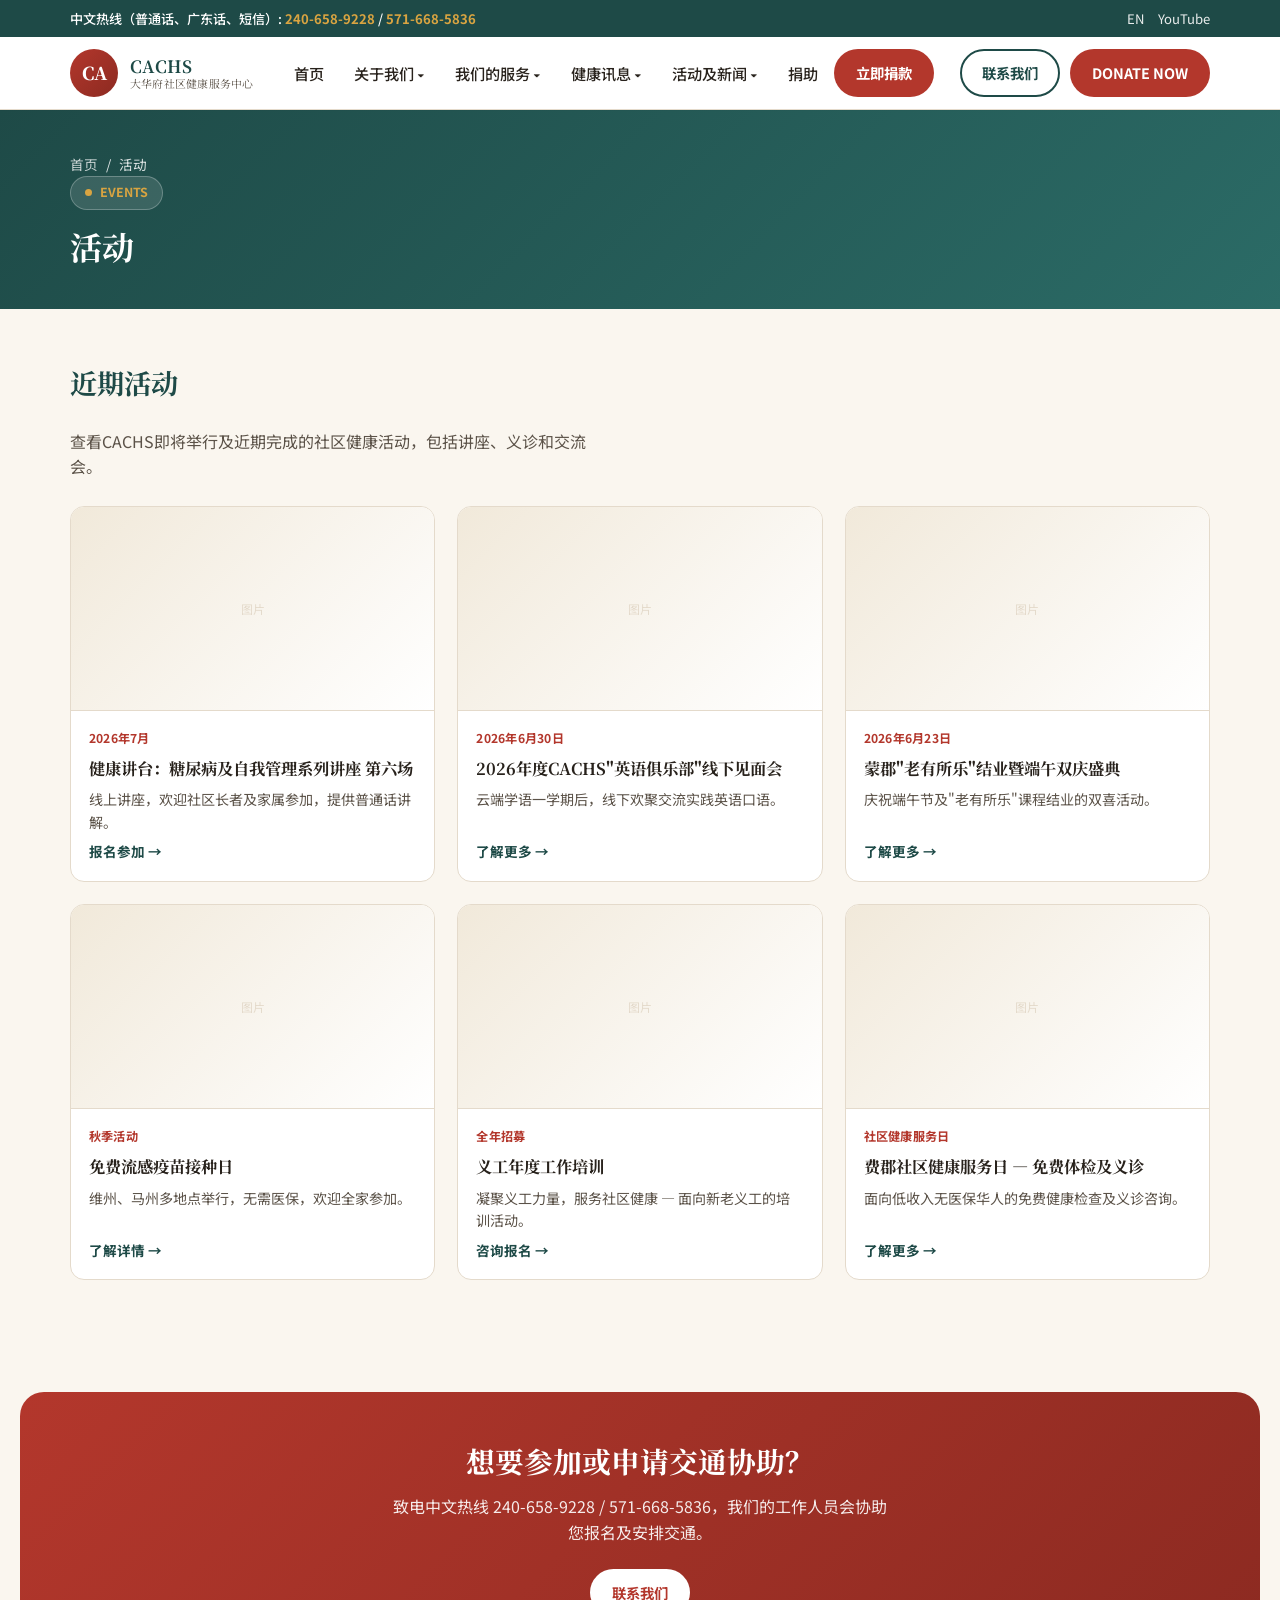
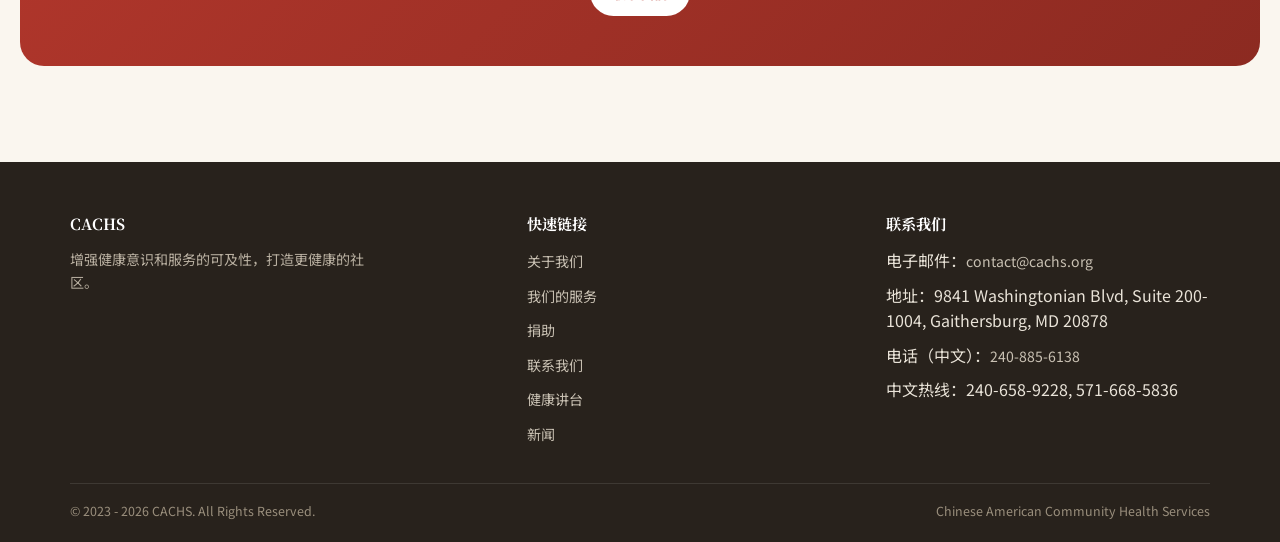
<file: events.html>
<!DOCTYPE html>
<html lang="zh-CN">
<head>
<meta charset="UTF-8">
<meta name="viewport" content="width=device-width, initial-scale=1.0, viewport-fit=cover">
<title>活动 – CACHS 大华府社区健康服务中心</title>
<meta name="description" content="查看CACHS即将举行及近期完成的社区健康活动。">
<link rel="preconnect" href="https://fonts.googleapis.com">
<link href="https://fonts.googleapis.com/css2?family=Noto+Serif+SC:wght@500;700;900&family=Noto+Sans+SC:wght@400;500;700&display=swap" rel="stylesheet">
<style>
/* ==========================================================================
   CACHS — shared site stylesheet
   ========================================================================== */
:root{
  --red:#B3372C;
  --red-dark:#8C2A21;
  --teal:#1E4A47;
  --teal-light:#2B6B66;
  --gold:#D9A441;
  --cream:#FAF6EF;
  --cream-deep:#F1E9DA;
  --ink:#28221C;
  --ink-soft:#5B5248;
  --line:#E4DACB;
  --radius:14px;
  --maxw:1180px;
  font-size:16px;
}
*{box-sizing:border-box;}
html{scroll-behavior:smooth;}
body{
  margin:0;
  font-family:"Noto Sans SC","PingFang SC","Microsoft YaHei",sans-serif;
  color:var(--ink);
  background:var(--cream);
  line-height:1.6;
  -webkit-font-smoothing:antialiased;
}
h1,h2,h3,h4{
  font-family:"Noto Serif SC","Songti SC",serif;
  margin:0 0 .5em;
  line-height:1.3;
  color:var(--teal);
}
a{color:inherit; text-decoration:none;}
img{max-width:100%; display:block;}
.wrap{max-width:var(--maxw); margin:0 auto; padding:0 20px;}
button{font-family:inherit;}
ul{margin:0; padding:0;}

/* ===== Top utility bar ===== */
.topbar{background:var(--teal); color:#fff; font-size:.82rem;}
.topbar .wrap{display:flex; flex-wrap:wrap; align-items:center; justify-content:space-between; padding-top:8px; padding-bottom:8px; gap:6px;}
.topbar .hotline{font-weight:500;}
.topbar .hotline a{color:var(--gold); font-weight:700;}
.topbar .top-links{display:flex; gap:14px; align-items:center;}
.topbar .top-links a{opacity:.9;}
.topbar .top-links a:hover{opacity:1; text-decoration:underline;}

/* ===== Header / nav ===== */
header.site-header{background:#fff; border-bottom:1px solid var(--line); position:sticky; top:0; z-index:50; box-shadow:0 1px 0 rgba(0,0,0,.02);}
.header-inner{display:flex; align-items:center; justify-content:space-between; padding:12px 20px; max-width:var(--maxw); margin:0 auto;}
.brand{display:flex; align-items:center; gap:12px;}
.brand .mark{width:48px; height:48px; border-radius:50%; background:linear-gradient(135deg,var(--red),var(--red-dark)); display:flex; align-items:center; justify-content:center; color:#fff; font-family:"Noto Serif SC",serif; font-weight:900; font-size:1.1rem; flex-shrink:0;}
.brand .name{font-family:"Noto Serif SC",serif; font-weight:700; color:var(--teal); font-size:1.05rem; line-height:1.2;}
.brand .name small{display:block; font-size:.68rem; font-weight:400; color:var(--ink-soft); letter-spacing:.02em;}

nav.primary-nav{display:flex; align-items:center; gap:2px;}
nav.primary-nav ul{list-style:none; display:flex; margin:0; padding:0; gap:2px;}
nav.primary-nav > ul > li{position:relative;}
nav.primary-nav > ul > li > a{display:block; padding:10px 14px; font-weight:500; font-size:.95rem; border-radius:8px; color:var(--ink);}
nav.primary-nav > ul > li > a:hover, nav.primary-nav > ul > li > a.active{background:var(--cream-deep); color:var(--red);}
nav.primary-nav .submenu{display:none; position:absolute; top:100%; left:0; background:#fff; border:1px solid var(--line); border-radius:10px; padding:6px; min-width:230px; box-shadow:0 12px 24px rgba(0,0,0,.08); z-index:60;}
nav.primary-nav li:hover > .submenu{display:block;}
nav.primary-nav .submenu li a{display:block; padding:8px 12px; font-size:.88rem; border-radius:6px; white-space:normal;}
nav.primary-nav .submenu li a:hover{background:var(--cream-deep); color:var(--red);}

.header-cta{display:flex; align-items:center; gap:10px;}
.btn{display:inline-block; padding:10px 20px; border-radius:999px; font-weight:700; font-size:.9rem; white-space:nowrap; border:2px solid transparent; transition:transform .15s ease, box-shadow .15s ease; cursor:pointer;}
.btn-donate{background:var(--red); color:#fff;}
.btn-donate:hover{background:var(--red-dark); transform:translateY(-1px);}
.btn-outline{background:transparent; color:var(--teal); border-color:var(--teal);}
.btn-outline:hover{background:var(--teal); color:#fff;}

.hamburger{display:none; flex-direction:column; justify-content:center; gap:5px; width:44px; height:44px; border:none; background:transparent; cursor:pointer; border-radius:8px;}
.hamburger span{display:block; height:3px; border-radius:2px; background:var(--teal); width:26px; transition:transform .25s ease, opacity .25s ease;}
.hamburger.open span:nth-child(1){transform:translateY(8px) rotate(45deg);}
.hamburger.open span:nth-child(2){opacity:0;}
.hamburger.open span:nth-child(3){transform:translateY(-8px) rotate(-45deg);}

/* ===== Ticker ===== */
.ticker{background:var(--cream-deep); border-bottom:1px solid var(--line); overflow:hidden; white-space:nowrap; position:relative;}
.ticker .track{display:inline-block; padding:9px 0; animation:scroll 32s linear infinite;}
.ticker .track span{margin-right:56px; font-size:.88rem; color:var(--ink-soft);}
.ticker .track span b{color:var(--red); font-weight:700;}
@keyframes scroll{0%{transform:translateX(0);}100%{transform:translateX(-50%);}}

/* ===== Hero (home page) ===== */
.hero{background:radial-gradient(circle at 85% 20%, rgba(179,55,44,.10), transparent 55%), radial-gradient(circle at 10% 90%, rgba(30,74,71,.10), transparent 50%), var(--cream); padding:52px 0 60px;}
.hero-grid{display:grid; grid-template-columns:1.1fr .9fr; gap:40px; align-items:center;}
.eyebrow{display:inline-flex; align-items:center; gap:8px; background:#fff; border:1px solid var(--line); color:var(--red); font-weight:700; font-size:.78rem; padding:6px 14px; border-radius:999px; margin-bottom:16px;}
.eyebrow::before{content:""; width:7px; height:7px; border-radius:50%; background:var(--red);}
.hero h1{font-size:2.3rem; color:var(--teal); margin-bottom:16px;}
.hero p.lead{color:var(--ink-soft); font-size:1.02rem; margin-bottom:26px; max-width:52ch;}
.hero-actions{display:flex; gap:14px; flex-wrap:wrap;}
.hero-visual{background:linear-gradient(160deg,var(--teal),var(--teal-light)); border-radius:22px; aspect-ratio:4/3; position:relative; overflow:hidden; display:flex; align-items:center; justify-content:center;}
.hero-visual .ring{width:70%; aspect-ratio:1; border-radius:50%; border:2px dashed rgba(255,255,255,.35); display:flex; align-items:center; justify-content:center;}
.hero-visual .core{width:56%; aspect-ratio:1; border-radius:50%; background:linear-gradient(135deg,var(--gold),#e8c47a); display:flex; align-items:center; justify-content:center; color:var(--teal); font-family:"Noto Serif SC",serif; font-weight:900; font-size:1.15rem; text-align:center; padding:14px; box-shadow:0 20px 40px rgba(0,0,0,.18);}

/* ===== Interior page header banner ===== */
.page-header{background:linear-gradient(135deg,var(--teal),var(--teal-light)); color:#fff; padding:44px 0 34px;}
.page-header .eyebrow{background:rgba(255,255,255,.12); border-color:rgba(255,255,255,.25); color:var(--gold);}
.page-header .eyebrow::before{background:var(--gold);}
.page-header h1{color:#fff; font-size:2rem; margin-bottom:8px;}
.breadcrumb{font-size:.85rem; opacity:.85; display:flex; gap:8px; align-items:center;}
.breadcrumb a{opacity:.9;}
.breadcrumb a:hover{text-decoration:underline;}

/* ===== Quick action cards ===== */
.quick-actions{padding:0 0 8px; margin-top:-30px; position:relative; z-index:2;}
.qa-grid{display:grid; grid-template-columns:repeat(4,1fr); gap:16px;}
.qa-card{background:#fff; border:1px solid var(--line); border-radius:var(--radius); padding:22px 18px; text-align:center; box-shadow:0 10px 26px rgba(40,34,28,.06); transition:transform .2s ease, box-shadow .2s ease;}
.qa-card:hover{transform:translateY(-4px); box-shadow:0 16px 32px rgba(40,34,28,.1);}
.qa-card .ico{width:46px; height:46px; margin:0 auto 12px; border-radius:12px; background:var(--cream-deep); display:flex; align-items:center; justify-content:center; color:var(--red); font-size:1.3rem; font-weight:700;}
.qa-card h3{font-size:1rem; margin-bottom:4px;}
.qa-card p{font-size:.82rem; color:var(--ink-soft); margin:0;}

/* ===== Section shell ===== */
section{padding:56px 0;}
.section-head{display:flex; align-items:flex-end; justify-content:space-between; margin-bottom:28px; gap:16px; flex-wrap:wrap;}
.section-head h2{font-size:1.7rem; margin:0;}
.section-head .see-all{font-weight:700; color:var(--red); font-size:.9rem; white-space:nowrap;}
.section-sub{color:var(--ink-soft); max-width:60ch; margin:-18px 0 26px;}

/* ===== Card grids (news / services / forum / events) ===== */
.card-grid{display:grid; grid-template-columns:repeat(3,1fr); gap:22px;}
.card-grid.cols-2{grid-template-columns:repeat(2,1fr);}
.content-card{background:#fff; border:1px solid var(--line); border-radius:var(--radius); overflow:hidden; display:flex; flex-direction:column; transition:transform .2s ease, box-shadow .2s ease;}
.content-card:hover{transform:translateY(-3px); box-shadow:0 14px 30px rgba(40,34,28,.08);}
.card-thumb{aspect-ratio:16/9; background:linear-gradient(135deg,var(--cream-deep),#fff); display:flex; align-items:center; justify-content:center; color:var(--line); font-size:.75rem; border-bottom:1px solid var(--line);}
.card-body{padding:18px; display:flex; flex-direction:column; gap:8px; flex:1;}
.card-tag{font-size:.76rem; color:var(--red); font-weight:700; letter-spacing:.02em;}
.content-card h3{font-size:1.02rem; margin:0; color:var(--ink); line-height:1.45;}
.content-card p.desc{font-size:.88rem; color:var(--ink-soft); margin:0;}
.content-card .more{margin-top:auto; font-size:.85rem; font-weight:700; color:var(--teal);}

/* ===== Icon feature list (services) ===== */
.feature-card{background:#fff; border:1px solid var(--line); border-radius:var(--radius); padding:26px; display:flex; gap:18px;}
.feature-card .ico{width:52px; height:52px; flex-shrink:0; border-radius:14px; background:var(--cream-deep); display:flex; align-items:center; justify-content:center; color:var(--red); font-size:1.4rem; font-weight:700;}
.feature-card h3{font-size:1.08rem; margin-bottom:6px;}
.feature-card p{font-size:.9rem; color:var(--ink-soft); margin:0;}

/* ===== Team ===== */
.team-grid{display:grid; grid-template-columns:repeat(4,1fr); gap:20px;}
.team-card{text-align:center; background:#fff; border:1px solid var(--line); border-radius:var(--radius); padding:22px 16px;}
.team-card .avatar{width:84px; height:84px; border-radius:50%; margin:0 auto 12px; background:linear-gradient(135deg,var(--teal),var(--teal-light)); display:flex; align-items:center; justify-content:center; color:#fff; font-family:"Noto Serif SC",serif; font-weight:700;}
.team-card h4{margin:0 0 2px; font-size:.98rem; color:var(--ink);}
.team-card span{font-size:.8rem; color:var(--red); font-weight:600;}

/* ===== FAQ (accordion) ===== */
.faq-item{border:1px solid var(--line); border-radius:12px; margin-bottom:12px; overflow:hidden; background:#fff;}
.faq-q{width:100%; text-align:left; padding:16px 18px; background:none; border:none; font-weight:700; font-size:.96rem; color:var(--teal); display:flex; justify-content:space-between; align-items:center; cursor:pointer;}
.faq-q::after{content:"+"; font-size:1.3rem; color:var(--red); flex-shrink:0; margin-left:12px; transition:transform .2s ease;}
.faq-item.open .faq-q::after{transform:rotate(45deg);}
.faq-a{max-height:0; overflow:hidden; transition:max-height .25s ease;}
.faq-a p{padding:0 18px 16px; margin:0; font-size:.9rem; color:var(--ink-soft);}
.faq-item.open .faq-a{max-height:400px;}

/* ===== Table (doctor directory) ===== */
.directory-table{width:100%; border-collapse:collapse; background:#fff; border-radius:var(--radius); overflow:hidden; box-shadow:0 6px 18px rgba(40,34,28,.05);}
.directory-table th, .directory-table td{padding:14px 16px; text-align:left; border-bottom:1px solid var(--line); font-size:.9rem;}
.directory-table th{background:var(--teal); color:#fff; font-weight:600; font-size:.85rem;}
.directory-table tr:last-child td{border-bottom:none;}
.directory-table tr:hover td{background:var(--cream-deep);}
.table-scroll{overflow-x:auto; border-radius:var(--radius);}

/* ===== Gallery ===== */
.gallery-grid{display:grid; grid-template-columns:repeat(4,1fr); gap:12px;}
.gallery-item{aspect-ratio:1; border-radius:10px; background:linear-gradient(135deg,var(--cream-deep),#fff); border:1px solid var(--line); display:flex; align-items:center; justify-content:center; color:var(--ink-soft); font-size:.75rem; overflow:hidden;}

/* ===== Impact band ===== */
.impact{background:var(--teal); color:#fff;}
.impact .wrap{display:grid; grid-template-columns:repeat(3,1fr); gap:20px; text-align:center;}
.impact .card{padding:14px;}
.impact .card b{display:block; font-family:"Noto Serif SC",serif; font-size:2.1rem; color:var(--gold);}
.impact .card span{font-size:.9rem; opacity:.9;}

/* ===== Partners ===== */
.partners-grid{display:grid; grid-template-columns:repeat(4,1fr); gap:18px;}
.partner-card{background:#fff; border:1px solid var(--line); border-radius:var(--radius); padding:24px 16px; text-align:center; display:flex; flex-direction:column; align-items:center; gap:10px;}
.partner-card .logo-ph{width:100%; height:64px; border-radius:8px; background:var(--cream-deep); display:flex; align-items:center; justify-content:center; color:var(--ink-soft); font-size:.75rem;}
.partner-card p{margin:0; font-size:.82rem; color:var(--ink-soft);}

/* ===== Donate page ===== */
.donate-grid{display:grid; grid-template-columns:1fr 1fr; gap:32px; align-items:start;}
.amount-grid{display:grid; grid-template-columns:repeat(3,1fr); gap:10px; margin:18px 0;}
.amount-btn{padding:14px; border-radius:10px; border:2px solid var(--line); background:#fff; font-weight:700; color:var(--teal); cursor:pointer; text-align:center;}
.amount-btn:hover, .amount-btn.selected{border-color:var(--red); color:var(--red); background:var(--cream-deep);}
.info-list{list-style:none; padding:0; margin:0; display:flex; flex-direction:column; gap:14px;}
.info-list li{display:flex; gap:12px; font-size:.92rem; color:var(--ink-soft);}
.info-list li b{color:var(--teal); min-width:90px; flex-shrink:0;}

/* ===== Contact page ===== */
.contact-grid{display:grid; grid-template-columns:1fr 1fr; gap:32px;}
.form-field{margin-bottom:16px;}
.form-field label{display:block; font-size:.86rem; font-weight:600; color:var(--teal); margin-bottom:6px;}
.form-field input, .form-field textarea, .form-field select{width:100%; padding:12px 14px; border:1px solid var(--line); border-radius:10px; font-family:inherit; font-size:.92rem; background:#fff;}
.form-field input:focus, .form-field textarea:focus, .form-field select:focus{outline:2px solid var(--gold); border-color:var(--teal);}
.map-ph{aspect-ratio:4/3; background:var(--cream-deep); border:1px solid var(--line); border-radius:var(--radius); display:flex; align-items:center; justify-content:center; color:var(--ink-soft); font-size:.85rem;}

/* ===== Donate CTA band ===== */
.cta-band{background:linear-gradient(135deg,var(--red),var(--red-dark)); color:#fff; text-align:center; border-radius:24px; margin:0 20px; padding:50px 24px;}
.cta-band h2{color:#fff; font-size:1.8rem;}
.cta-band p{color:rgba(255,255,255,.9); max-width:56ch; margin:0 auto 24px;}
.cta-band .btn-donate{background:#fff; color:var(--red);}
.cta-band .btn-donate:hover{background:var(--gold); color:var(--teal);}

/* ===== Footer ===== */
footer{background:var(--ink); color:#e9e3d8; padding:52px 0 20px; margin-top:40px;}
.footer-grid{display:grid; grid-template-columns:1.3fr 1fr 1fr; gap:36px; margin-bottom:36px;}
.footer-brand p{color:#b9b0a1; font-size:.88rem; max-width:38ch;}
footer h4{color:#fff; font-size:.95rem; margin-bottom:14px;}
footer ul{list-style:none; margin:0; padding:0; display:flex; flex-direction:column; gap:9px;}
footer ul a{color:#c9c1b3; font-size:.88rem;}
footer ul a:hover{color:var(--gold);}
.footer-bottom{border-top:1px solid rgba(255,255,255,.1); padding-top:18px; display:flex; justify-content:space-between; flex-wrap:wrap; gap:10px; font-size:.78rem; color:#9a8f7d;}

/* ===== Mobile nav drawer ===== */
.nav-scrim{display:none; position:fixed; inset:0; background:rgba(20,15,10,.45); z-index:55;}
.nav-scrim.show{display:block;}

/* =========================================================
   TABLET / iPad — <=1024px
   ========================================================= */
@media (max-width:1024px){
  .qa-grid{grid-template-columns:repeat(2,1fr);}
  .card-grid{grid-template-columns:repeat(2,1fr);}
  .partners-grid{grid-template-columns:repeat(2,1fr);}
  .team-grid{grid-template-columns:repeat(2,1fr);}
  .gallery-grid{grid-template-columns:repeat(3,1fr);}
  .hero h1{font-size:2rem;}
  nav.primary-nav > ul > li > a{padding:10px 10px; font-size:.88rem;}
}

/* =========================================================
   TABLET PORTRAIT / large phones — <=880px : nav collapses
   ========================================================= */
@media (max-width:880px){
  .topbar .wrap{justify-content:center; text-align:center;}
  .header-inner{padding:10px 16px;}
  .brand .name{font-size:.92rem;}
  .brand .mark{width:40px; height:40px; font-size:.95rem;}
  .header-cta .btn-outline{display:none;}
  .hamburger{display:flex;}

  nav.primary-nav{position:fixed; top:0; right:0; height:100%; width:min(320px,84vw); background:#fff; z-index:60; transform:translateX(100%); transition:transform .3s ease; box-shadow:-8px 0 24px rgba(0,0,0,.15); overflow-y:auto; padding:20px 0;}
  nav.primary-nav.open{transform:translateX(0);}
  nav.primary-nav ul{flex-direction:column; width:100%; gap:0;}
  nav.primary-nav > ul{padding:0 8px;}
  nav.primary-nav > ul > li{width:100%;}
  nav.primary-nav > ul > li > a{padding:14px 16px; font-size:1rem; border-radius:8px;}
  nav.primary-nav .submenu{display:none; position:static; border:none; box-shadow:none; padding:0 0 0 14px; background:var(--cream); border-radius:8px; margin:2px 0 8px;}
  nav.primary-nav li.open > .submenu{display:block;}
  nav.primary-nav .nav-donate{margin:14px 16px 0; display:block; text-align:center;}

  .hero-grid{grid-template-columns:1fr; gap:30px;}
  .hero{padding:36px 0 44px;}
  .hero h1{font-size:1.8rem;}
  .hero-visual{max-width:340px; margin:0 auto; aspect-ratio:1/1;}
  .hero-actions{justify-content:center;}
  .hero > .wrap{text-align:center;}
  .hero p.lead{margin-left:auto; margin-right:auto;}
  .eyebrow{margin-left:auto; margin-right:auto;}

  .impact .wrap{grid-template-columns:1fr; gap:14px;}
  .footer-grid{grid-template-columns:1fr 1fr; gap:28px;}
  .footer-brand{grid-column:1/-1;}
  .cta-band{margin:0 16px; padding:40px 20px;}
  .donate-grid, .contact-grid{grid-template-columns:1fr; gap:28px;}
  .gallery-grid{grid-template-columns:repeat(2,1fr);}
  .page-header h1{font-size:1.6rem;}
}

/* =========================================================
   SMARTPHONE — <=560px
   ========================================================= */
@media (max-width:560px){
  :root{font-size:15px;}
  .topbar{font-size:.74rem;}
  .topbar .top-links{gap:10px;}
  .wrap{padding:0 16px;}

  section{padding:40px 0;}
  .section-head h2{font-size:1.4rem;}
  .hero h1{font-size:1.55rem;}
  .hero p.lead{font-size:.95rem;}
  .hero-actions{flex-direction:column; width:100%;}
  .hero-actions .btn{width:100%; text-align:center;}

  .qa-grid{grid-template-columns:1fr; gap:12px;}
  .qa-card{display:flex; align-items:center; gap:14px; text-align:left; padding:16px;}
  .qa-card .ico{margin:0; flex-shrink:0;}

  .card-grid{grid-template-columns:1fr;}
  .partners-grid{grid-template-columns:1fr;}
  .partner-card{flex-direction:row; text-align:left; padding:14px;}
  .partner-card .logo-ph{width:76px; height:52px; flex-shrink:0;}
  .team-grid{grid-template-columns:repeat(2,1fr);}
  .gallery-grid{grid-template-columns:repeat(2,1fr);}
  .feature-card{flex-direction:column;}
  .amount-grid{grid-template-columns:repeat(3,1fr);}

  .cta-band{border-radius:18px; margin:0 12px;}
  .cta-band h2{font-size:1.4rem;}

  .footer-grid{grid-template-columns:1fr; gap:26px;}
  .footer-bottom{flex-direction:column; text-align:center;}
  .page-header{padding:32px 0 26px;}
  .page-header h1{font-size:1.4rem;}
}

/* Respect reduced motion */
@media (prefers-reduced-motion:reduce){
  .ticker .track{animation:none;}
  html{scroll-behavior:auto;}
}

/* Visible focus states for accessibility */
a:focus-visible, button:focus-visible{outline:3px solid var(--gold); outline-offset:2px;}

</style>
</head>
<body>

<div class="topbar">
  <div class="wrap">
    <div class="hotline">中文热线（普通话、广东话、短信）: <a href="tel:2406589228">240-658-9228</a> / <a href="tel:5716685836">571-668-5836</a></div>
    <div class="top-links"><a href="#">EN</a><a href="#">YouTube</a></div>
  </div>
</div>

<header class="site-header">
  <div class="header-inner">
    <a class="brand" href="index.html">
      <span class="mark">CA</span>
      <span class="name">CACHS<small>大华府社区健康服务中心</small></span>
    </a>
    <nav class="primary-nav" id="primaryNav">
      <ul>
        <li><a href="index.html">首页</a></li>
        <li>
          <a href="about.html">关于我们 ▾</a>
          <ul class="submenu">
            <li><a href="about.html#mission">愿景和宗旨</a></li>
            <li><a href="about.html#team">我们的团队</a></li>
            <li><a href="about.html#partners">合作伙伴</a></li>
            <li><a href="about.html#faq">常见问题</a></li>
            <li><a href="contact.html">联系我们</a></li>
          </ul>
        </li>
        <li>
          <a href="services.html">我们的服务 ▾</a>
          <ul class="submenu">
            <li><a href="services.html#hotline">中文帮助热线</a></li>
            <li><a href="services.html#senior">老年健康服务</a></li>
            <li><a href="services.html#mental">心理健康服务</a></li>
            <li><a href="services.html#clinics">公益体检及义诊</a></li>
            <li><a href="services.html#flu">免费流感疫苗接种</a></li>
          </ul>
        </li>
        <li>
          <a href="health-forum.html">健康讯息 ▾</a>
          <ul class="submenu">
            <li><a href="health-forum.html#directory">华语医生列表</a></li>
            <li><a href="health-forum.html#lectures">公益讲座</a></li>
            <li><a href="health-forum.html#topics">健康专题</a></li>
          </ul>
        </li>
        <li>
          <a href="news.html">活动及新闻 ▾</a>
          <ul class="submenu">
            <li><a href="events.html">活动</a></li>
            <li><a href="news.html">新闻</a></li>
            <li><a href="gallery.html">相册</a></li>
          </ul>
        </li>
        <li><a href="donate.html">捐助</a></li>
      </ul>
      <a class="btn btn-donate nav-donate" href="donate.html">立即捐款</a>
    </nav>
    <div class="header-cta">
      <a class="btn btn-outline" href="contact.html">联系我们</a>
      <a class="btn btn-donate" href="donate.html">DONATE NOW</a>
      <button class="hamburger" id="hamburgerBtn" aria-label="打开菜单" aria-expanded="false" aria-controls="primaryNav">
        <span></span><span></span><span></span>
      </button>
    </div>
  </div>
</header>
<div class="nav-scrim" id="navScrim"></div>

<div class="page-header">
  <div class="wrap">
    <div class="breadcrumb"><a href="index.html">首页</a> / <span>活动</span></div>
    <span class="eyebrow">EVENTS</span>
    <h1>活动</h1>
  </div>
</div>
<section>
  <div class="wrap">
    <div class="section-head"><h2>近期活动</h2></div>
    <p class="section-sub" style="margin-top:0;">查看CACHS即将举行及近期完成的社区健康活动，包括讲座、义诊和交流会。</p>
    <div class="card-grid" style="margin-top:10px;">
      <article class="content-card">
        <div class="card-thumb">图片</div>
        <div class="card-body">
          <span class="card-tag">2026年7月</span>
          <h3>健康讲台：糖尿病及自我管理系列讲座 第六场</h3>
          <p class="desc">线上讲座，欢迎社区长者及家属参加，提供普通话讲解。</p>
          <a class="more" href="#">报名参加 →</a>
        </div>
      </article>
      <article class="content-card">
        <div class="card-thumb">图片</div>
        <div class="card-body">
          <span class="card-tag">2026年6月30日</span>
          <h3>2026年度CACHS"英语俱乐部"线下见面会</h3>
          <p class="desc">云端学语一学期后，线下欢聚交流实践英语口语。</p>
          <a class="more" href="#">了解更多 →</a>
        </div>
      </article>
      <article class="content-card">
        <div class="card-thumb">图片</div>
        <div class="card-body">
          <span class="card-tag">2026年6月23日</span>
          <h3>蒙郡"老有所乐"结业暨端午双庆盛典</h3>
          <p class="desc">庆祝端午节及"老有所乐"课程结业的双喜活动。</p>
          <a class="more" href="#">了解更多 →</a>
        </div>
      </article>
      <article class="content-card">
        <div class="card-thumb">图片</div>
        <div class="card-body">
          <span class="card-tag">秋季活动</span>
          <h3>免费流感疫苗接种日</h3>
          <p class="desc">维州、马州多地点举行，无需医保，欢迎全家参加。</p>
          <a class="more" href="#">了解详情 →</a>
        </div>
      </article>
      <article class="content-card">
        <div class="card-thumb">图片</div>
        <div class="card-body">
          <span class="card-tag">全年招募</span>
          <h3>义工年度工作培训</h3>
          <p class="desc">凝聚义工力量，服务社区健康 — 面向新老义工的培训活动。</p>
          <a class="more" href="contact.html">咨询报名 →</a>
        </div>
      </article>
      <article class="content-card">
        <div class="card-thumb">图片</div>
        <div class="card-body">
          <span class="card-tag">社区健康服务日</span>
          <h3>费郡社区健康服务日 — 免费体检及义诊</h3>
          <p class="desc">面向低收入无医保华人的免费健康检查及义诊咨询。</p>
          <a class="more" href="#">了解更多 →</a>
        </div>
      </article>
    </div>
  </div>
</section>

<section id="donate-cta">
  <div class="cta-band">
    <h2>想要参加或申请交通协助？</h2>
    <p>致电中文热线 240-658-9228 / 571-668-5836，我们的工作人员会协助您报名及安排交通。</p>
    <a class="btn btn-donate" href="contact.html">联系我们</a>
  </div>
</section>
<footer>
  <div class="wrap">
    <div class="footer-grid">
      <div class="footer-brand"><h4>CACHS</h4><p>增强健康意识和服务的可及性，打造更健康的社区。</p></div>
      <div><h4>快速链接</h4><ul>
        <li><a href="about.html">关于我们</a></li>
        <li><a href="services.html">我们的服务</a></li>
        <li><a href="donate.html">捐助</a></li>
        <li><a href="contact.html">联系我们</a></li>
        <li><a href="health-forum.html">健康讲台</a></li>
        <li><a href="news.html">新闻</a></li>
      </ul></div>
      <div><h4>联系我们</h4><ul>
        <li>电子邮件：<a href="mailto:contact@cachs.org">contact@cachs.org</a></li>
        <li>地址：9841 Washingtonian Blvd, Suite 200-1004, Gaithersburg, MD 20878</li>
        <li>电话（中文）：<a href="tel:2408856138">240-885-6138</a></li>
        <li>中文热线：240-658-9228, 571-668-5836</li>
      </ul></div>
    </div>
    <div class="footer-bottom"><span>© 2023 - 2026 CACHS. All Rights Reserved.</span><span>Chinese American Community Health Services</span></div>
  </div>
</footer>

<script>
// ==========================================================================
// CACHS — shared site script (mobile nav, FAQ accordion, donate amounts)
// ==========================================================================
document.addEventListener('DOMContentLoaded', () => {

  /* ---- Mobile nav drawer ---- */
  const hamburgerBtn = document.getElementById('hamburgerBtn');
  const primaryNav = document.getElementById('primaryNav');
  const navScrim = document.getElementById('navScrim');

  if (hamburgerBtn && primaryNav && navScrim) {
    function closeNav(){
      primaryNav.classList.remove('open');
      hamburgerBtn.classList.remove('open');
      hamburgerBtn.setAttribute('aria-expanded','false');
      navScrim.classList.remove('show');
    }
    function toggleNav(){
      const isOpen = primaryNav.classList.toggle('open');
      hamburgerBtn.classList.toggle('open', isOpen);
      hamburgerBtn.setAttribute('aria-expanded', isOpen ? 'true' : 'false');
      navScrim.classList.toggle('show', isOpen);
    }
    hamburgerBtn.addEventListener('click', toggleNav);
    navScrim.addEventListener('click', closeNav);

    // Tapping a top-level link that has a submenu toggles it on mobile instead of navigating
    document.querySelectorAll('.primary-nav > ul > li').forEach(li => {
      const link = li.querySelector(':scope > a');
      const submenu = li.querySelector(':scope > .submenu');
      if(!submenu || !link) return;
      link.addEventListener('click', (e) => {
        if(window.innerWidth <= 880){
          e.preventDefault();
          li.classList.toggle('open');
        }
      });
    });

    document.querySelectorAll('.primary-nav .submenu a, .primary-nav .nav-donate').forEach(a=>{
      a.addEventListener('click', closeNav);
    });
    window.addEventListener('resize', ()=>{ if(window.innerWidth > 880) closeNav(); });
  }

  /* ---- FAQ accordion ---- */
  document.querySelectorAll('.faq-item .faq-q').forEach(btn => {
    btn.addEventListener('click', () => {
      const item = btn.closest('.faq-item');
      const wasOpen = item.classList.contains('open');
      item.parentElement.querySelectorAll('.faq-item.open').forEach(i => i.classList.remove('open'));
      if(!wasOpen) item.classList.add('open');
    });
  });

  /* ---- Donate amount picker ---- */
  const amountBtns = document.querySelectorAll('.amount-btn');
  const customAmount = document.getElementById('customAmount');
  amountBtns.forEach(btn => {
    btn.addEventListener('click', () => {
      amountBtns.forEach(b => b.classList.remove('selected'));
      btn.classList.add('selected');
      if(customAmount) customAmount.value = btn.dataset.amount || '';
    });
  });

  /* ---- Mark active nav link based on current page ---- */
  const currentPage = window.location.pathname.split('/').pop() || 'index.html';
  document.querySelectorAll('.primary-nav a').forEach(a => {
    const href = a.getAttribute('href');
    if (href === currentPage) a.classList.add('active');
  });

});

</script>
</body>
</html>
</file>
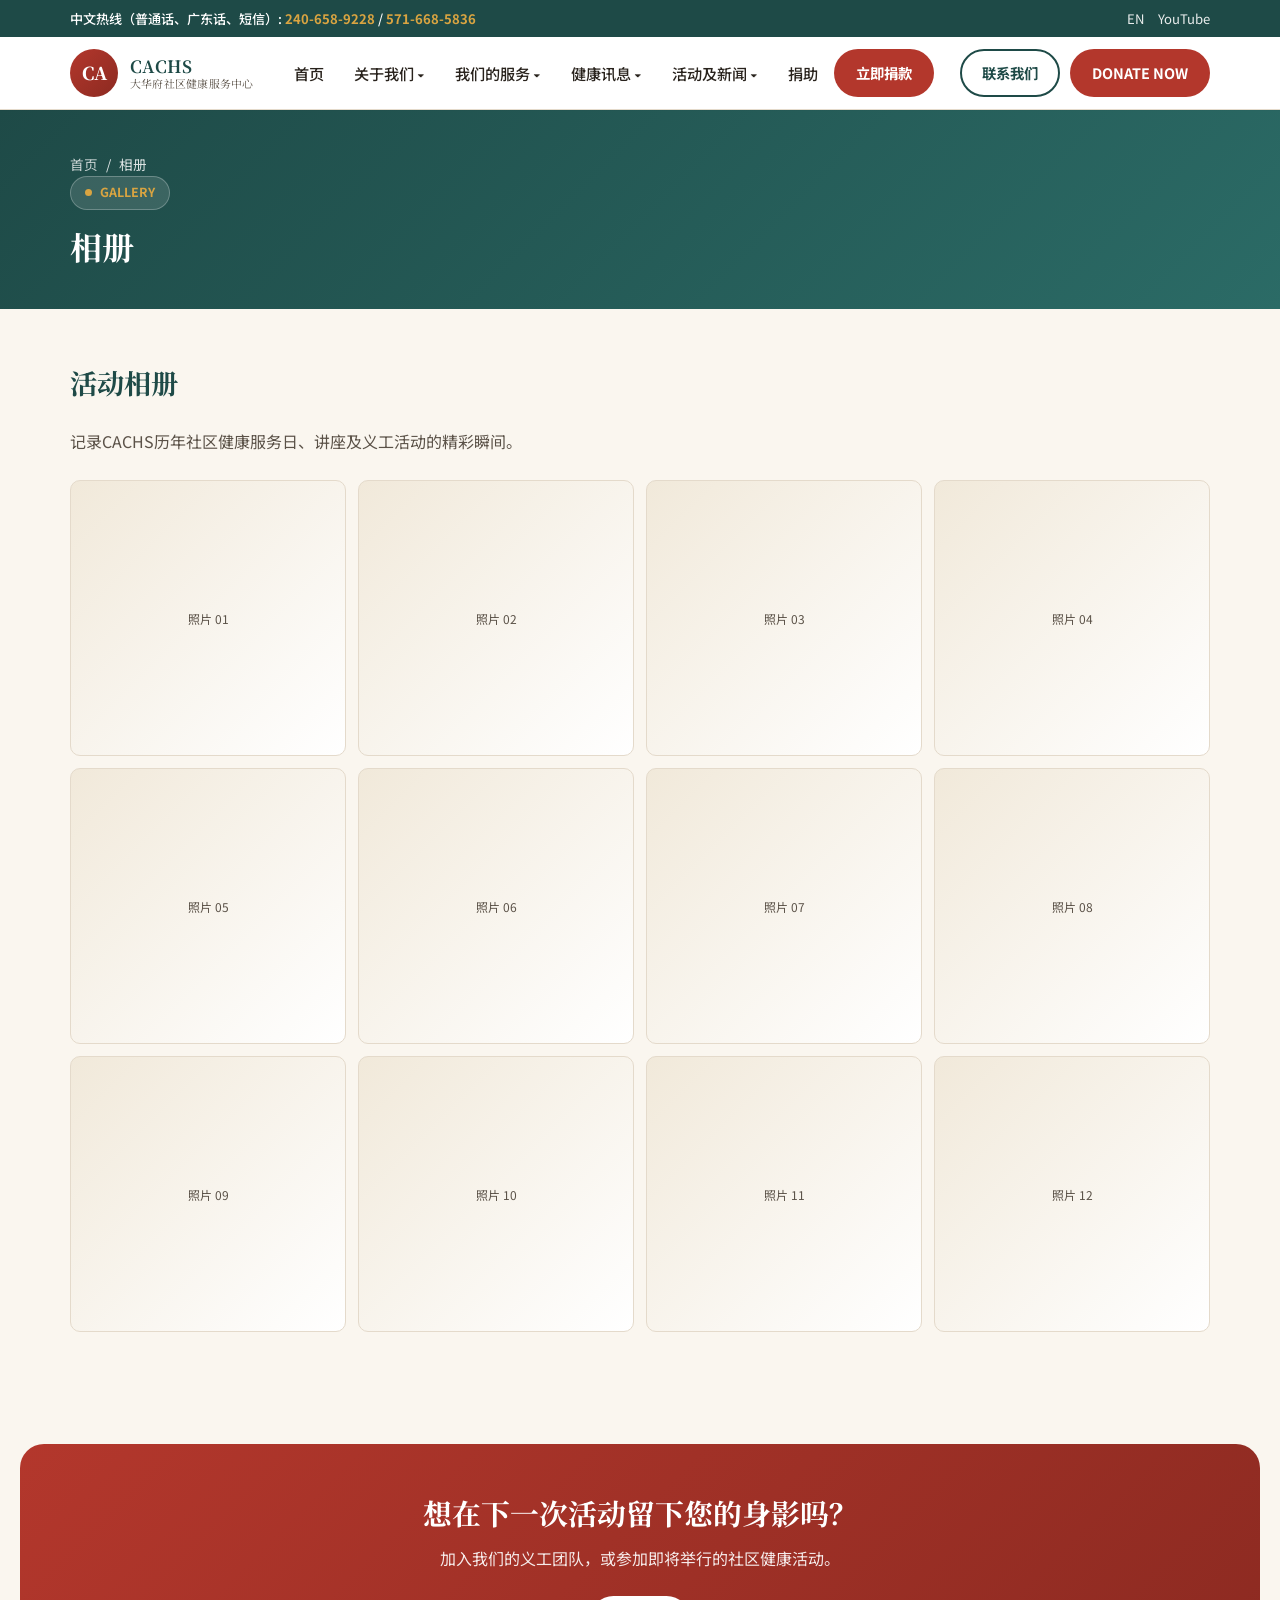
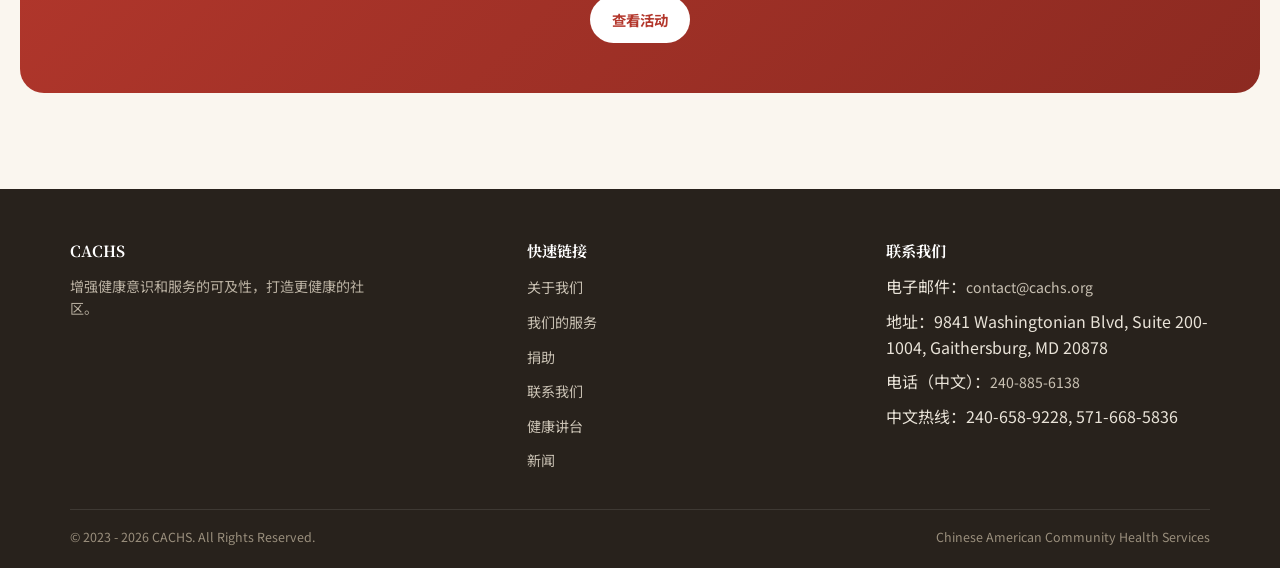
<file: gallery.html>
<!DOCTYPE html>
<html lang="zh-CN">
<head>
<meta charset="UTF-8">
<meta name="viewport" content="width=device-width, initial-scale=1.0, viewport-fit=cover">
<title>相册 – CACHS 大华府社区健康服务中心</title>
<meta name="description" content="CACHS历年社区健康活动相册。">
<link rel="preconnect" href="https://fonts.googleapis.com">
<link href="https://fonts.googleapis.com/css2?family=Noto+Serif+SC:wght@500;700;900&family=Noto+Sans+SC:wght@400;500;700&display=swap" rel="stylesheet">
<style>
/* ==========================================================================
   CACHS — shared site stylesheet
   ========================================================================== */
:root{
  --red:#B3372C;
  --red-dark:#8C2A21;
  --teal:#1E4A47;
  --teal-light:#2B6B66;
  --gold:#D9A441;
  --cream:#FAF6EF;
  --cream-deep:#F1E9DA;
  --ink:#28221C;
  --ink-soft:#5B5248;
  --line:#E4DACB;
  --radius:14px;
  --maxw:1180px;
  font-size:16px;
}
*{box-sizing:border-box;}
html{scroll-behavior:smooth;}
body{
  margin:0;
  font-family:"Noto Sans SC","PingFang SC","Microsoft YaHei",sans-serif;
  color:var(--ink);
  background:var(--cream);
  line-height:1.6;
  -webkit-font-smoothing:antialiased;
}
h1,h2,h3,h4{
  font-family:"Noto Serif SC","Songti SC",serif;
  margin:0 0 .5em;
  line-height:1.3;
  color:var(--teal);
}
a{color:inherit; text-decoration:none;}
img{max-width:100%; display:block;}
.wrap{max-width:var(--maxw); margin:0 auto; padding:0 20px;}
button{font-family:inherit;}
ul{margin:0; padding:0;}

/* ===== Top utility bar ===== */
.topbar{background:var(--teal); color:#fff; font-size:.82rem;}
.topbar .wrap{display:flex; flex-wrap:wrap; align-items:center; justify-content:space-between; padding-top:8px; padding-bottom:8px; gap:6px;}
.topbar .hotline{font-weight:500;}
.topbar .hotline a{color:var(--gold); font-weight:700;}
.topbar .top-links{display:flex; gap:14px; align-items:center;}
.topbar .top-links a{opacity:.9;}
.topbar .top-links a:hover{opacity:1; text-decoration:underline;}

/* ===== Header / nav ===== */
header.site-header{background:#fff; border-bottom:1px solid var(--line); position:sticky; top:0; z-index:50; box-shadow:0 1px 0 rgba(0,0,0,.02);}
.header-inner{display:flex; align-items:center; justify-content:space-between; padding:12px 20px; max-width:var(--maxw); margin:0 auto;}
.brand{display:flex; align-items:center; gap:12px;}
.brand .mark{width:48px; height:48px; border-radius:50%; background:linear-gradient(135deg,var(--red),var(--red-dark)); display:flex; align-items:center; justify-content:center; color:#fff; font-family:"Noto Serif SC",serif; font-weight:900; font-size:1.1rem; flex-shrink:0;}
.brand .name{font-family:"Noto Serif SC",serif; font-weight:700; color:var(--teal); font-size:1.05rem; line-height:1.2;}
.brand .name small{display:block; font-size:.68rem; font-weight:400; color:var(--ink-soft); letter-spacing:.02em;}

nav.primary-nav{display:flex; align-items:center; gap:2px;}
nav.primary-nav ul{list-style:none; display:flex; margin:0; padding:0; gap:2px;}
nav.primary-nav > ul > li{position:relative;}
nav.primary-nav > ul > li > a{display:block; padding:10px 14px; font-weight:500; font-size:.95rem; border-radius:8px; color:var(--ink);}
nav.primary-nav > ul > li > a:hover, nav.primary-nav > ul > li > a.active{background:var(--cream-deep); color:var(--red);}
nav.primary-nav .submenu{display:none; position:absolute; top:100%; left:0; background:#fff; border:1px solid var(--line); border-radius:10px; padding:6px; min-width:230px; box-shadow:0 12px 24px rgba(0,0,0,.08); z-index:60;}
nav.primary-nav li:hover > .submenu{display:block;}
nav.primary-nav .submenu li a{display:block; padding:8px 12px; font-size:.88rem; border-radius:6px; white-space:normal;}
nav.primary-nav .submenu li a:hover{background:var(--cream-deep); color:var(--red);}

.header-cta{display:flex; align-items:center; gap:10px;}
.btn{display:inline-block; padding:10px 20px; border-radius:999px; font-weight:700; font-size:.9rem; white-space:nowrap; border:2px solid transparent; transition:transform .15s ease, box-shadow .15s ease; cursor:pointer;}
.btn-donate{background:var(--red); color:#fff;}
.btn-donate:hover{background:var(--red-dark); transform:translateY(-1px);}
.btn-outline{background:transparent; color:var(--teal); border-color:var(--teal);}
.btn-outline:hover{background:var(--teal); color:#fff;}

.hamburger{display:none; flex-direction:column; justify-content:center; gap:5px; width:44px; height:44px; border:none; background:transparent; cursor:pointer; border-radius:8px;}
.hamburger span{display:block; height:3px; border-radius:2px; background:var(--teal); width:26px; transition:transform .25s ease, opacity .25s ease;}
.hamburger.open span:nth-child(1){transform:translateY(8px) rotate(45deg);}
.hamburger.open span:nth-child(2){opacity:0;}
.hamburger.open span:nth-child(3){transform:translateY(-8px) rotate(-45deg);}

/* ===== Ticker ===== */
.ticker{background:var(--cream-deep); border-bottom:1px solid var(--line); overflow:hidden; white-space:nowrap; position:relative;}
.ticker .track{display:inline-block; padding:9px 0; animation:scroll 32s linear infinite;}
.ticker .track span{margin-right:56px; font-size:.88rem; color:var(--ink-soft);}
.ticker .track span b{color:var(--red); font-weight:700;}
@keyframes scroll{0%{transform:translateX(0);}100%{transform:translateX(-50%);}}

/* ===== Hero (home page) ===== */
.hero{background:radial-gradient(circle at 85% 20%, rgba(179,55,44,.10), transparent 55%), radial-gradient(circle at 10% 90%, rgba(30,74,71,.10), transparent 50%), var(--cream); padding:52px 0 60px;}
.hero-grid{display:grid; grid-template-columns:1.1fr .9fr; gap:40px; align-items:center;}
.eyebrow{display:inline-flex; align-items:center; gap:8px; background:#fff; border:1px solid var(--line); color:var(--red); font-weight:700; font-size:.78rem; padding:6px 14px; border-radius:999px; margin-bottom:16px;}
.eyebrow::before{content:""; width:7px; height:7px; border-radius:50%; background:var(--red);}
.hero h1{font-size:2.3rem; color:var(--teal); margin-bottom:16px;}
.hero p.lead{color:var(--ink-soft); font-size:1.02rem; margin-bottom:26px; max-width:52ch;}
.hero-actions{display:flex; gap:14px; flex-wrap:wrap;}
.hero-visual{background:linear-gradient(160deg,var(--teal),var(--teal-light)); border-radius:22px; aspect-ratio:4/3; position:relative; overflow:hidden; display:flex; align-items:center; justify-content:center;}
.hero-visual .ring{width:70%; aspect-ratio:1; border-radius:50%; border:2px dashed rgba(255,255,255,.35); display:flex; align-items:center; justify-content:center;}
.hero-visual .core{width:56%; aspect-ratio:1; border-radius:50%; background:linear-gradient(135deg,var(--gold),#e8c47a); display:flex; align-items:center; justify-content:center; color:var(--teal); font-family:"Noto Serif SC",serif; font-weight:900; font-size:1.15rem; text-align:center; padding:14px; box-shadow:0 20px 40px rgba(0,0,0,.18);}

/* ===== Interior page header banner ===== */
.page-header{background:linear-gradient(135deg,var(--teal),var(--teal-light)); color:#fff; padding:44px 0 34px;}
.page-header .eyebrow{background:rgba(255,255,255,.12); border-color:rgba(255,255,255,.25); color:var(--gold);}
.page-header .eyebrow::before{background:var(--gold);}
.page-header h1{color:#fff; font-size:2rem; margin-bottom:8px;}
.breadcrumb{font-size:.85rem; opacity:.85; display:flex; gap:8px; align-items:center;}
.breadcrumb a{opacity:.9;}
.breadcrumb a:hover{text-decoration:underline;}

/* ===== Quick action cards ===== */
.quick-actions{padding:0 0 8px; margin-top:-30px; position:relative; z-index:2;}
.qa-grid{display:grid; grid-template-columns:repeat(4,1fr); gap:16px;}
.qa-card{background:#fff; border:1px solid var(--line); border-radius:var(--radius); padding:22px 18px; text-align:center; box-shadow:0 10px 26px rgba(40,34,28,.06); transition:transform .2s ease, box-shadow .2s ease;}
.qa-card:hover{transform:translateY(-4px); box-shadow:0 16px 32px rgba(40,34,28,.1);}
.qa-card .ico{width:46px; height:46px; margin:0 auto 12px; border-radius:12px; background:var(--cream-deep); display:flex; align-items:center; justify-content:center; color:var(--red); font-size:1.3rem; font-weight:700;}
.qa-card h3{font-size:1rem; margin-bottom:4px;}
.qa-card p{font-size:.82rem; color:var(--ink-soft); margin:0;}

/* ===== Section shell ===== */
section{padding:56px 0;}
.section-head{display:flex; align-items:flex-end; justify-content:space-between; margin-bottom:28px; gap:16px; flex-wrap:wrap;}
.section-head h2{font-size:1.7rem; margin:0;}
.section-head .see-all{font-weight:700; color:var(--red); font-size:.9rem; white-space:nowrap;}
.section-sub{color:var(--ink-soft); max-width:60ch; margin:-18px 0 26px;}

/* ===== Card grids (news / services / forum / events) ===== */
.card-grid{display:grid; grid-template-columns:repeat(3,1fr); gap:22px;}
.card-grid.cols-2{grid-template-columns:repeat(2,1fr);}
.content-card{background:#fff; border:1px solid var(--line); border-radius:var(--radius); overflow:hidden; display:flex; flex-direction:column; transition:transform .2s ease, box-shadow .2s ease;}
.content-card:hover{transform:translateY(-3px); box-shadow:0 14px 30px rgba(40,34,28,.08);}
.card-thumb{aspect-ratio:16/9; background:linear-gradient(135deg,var(--cream-deep),#fff); display:flex; align-items:center; justify-content:center; color:var(--line); font-size:.75rem; border-bottom:1px solid var(--line);}
.card-body{padding:18px; display:flex; flex-direction:column; gap:8px; flex:1;}
.card-tag{font-size:.76rem; color:var(--red); font-weight:700; letter-spacing:.02em;}
.content-card h3{font-size:1.02rem; margin:0; color:var(--ink); line-height:1.45;}
.content-card p.desc{font-size:.88rem; color:var(--ink-soft); margin:0;}
.content-card .more{margin-top:auto; font-size:.85rem; font-weight:700; color:var(--teal);}

/* ===== Icon feature list (services) ===== */
.feature-card{background:#fff; border:1px solid var(--line); border-radius:var(--radius); padding:26px; display:flex; gap:18px;}
.feature-card .ico{width:52px; height:52px; flex-shrink:0; border-radius:14px; background:var(--cream-deep); display:flex; align-items:center; justify-content:center; color:var(--red); font-size:1.4rem; font-weight:700;}
.feature-card h3{font-size:1.08rem; margin-bottom:6px;}
.feature-card p{font-size:.9rem; color:var(--ink-soft); margin:0;}

/* ===== Team ===== */
.team-grid{display:grid; grid-template-columns:repeat(4,1fr); gap:20px;}
.team-card{text-align:center; background:#fff; border:1px solid var(--line); border-radius:var(--radius); padding:22px 16px;}
.team-card .avatar{width:84px; height:84px; border-radius:50%; margin:0 auto 12px; background:linear-gradient(135deg,var(--teal),var(--teal-light)); display:flex; align-items:center; justify-content:center; color:#fff; font-family:"Noto Serif SC",serif; font-weight:700;}
.team-card h4{margin:0 0 2px; font-size:.98rem; color:var(--ink);}
.team-card span{font-size:.8rem; color:var(--red); font-weight:600;}

/* ===== FAQ (accordion) ===== */
.faq-item{border:1px solid var(--line); border-radius:12px; margin-bottom:12px; overflow:hidden; background:#fff;}
.faq-q{width:100%; text-align:left; padding:16px 18px; background:none; border:none; font-weight:700; font-size:.96rem; color:var(--teal); display:flex; justify-content:space-between; align-items:center; cursor:pointer;}
.faq-q::after{content:"+"; font-size:1.3rem; color:var(--red); flex-shrink:0; margin-left:12px; transition:transform .2s ease;}
.faq-item.open .faq-q::after{transform:rotate(45deg);}
.faq-a{max-height:0; overflow:hidden; transition:max-height .25s ease;}
.faq-a p{padding:0 18px 16px; margin:0; font-size:.9rem; color:var(--ink-soft);}
.faq-item.open .faq-a{max-height:400px;}

/* ===== Table (doctor directory) ===== */
.directory-table{width:100%; border-collapse:collapse; background:#fff; border-radius:var(--radius); overflow:hidden; box-shadow:0 6px 18px rgba(40,34,28,.05);}
.directory-table th, .directory-table td{padding:14px 16px; text-align:left; border-bottom:1px solid var(--line); font-size:.9rem;}
.directory-table th{background:var(--teal); color:#fff; font-weight:600; font-size:.85rem;}
.directory-table tr:last-child td{border-bottom:none;}
.directory-table tr:hover td{background:var(--cream-deep);}
.table-scroll{overflow-x:auto; border-radius:var(--radius);}

/* ===== Gallery ===== */
.gallery-grid{display:grid; grid-template-columns:repeat(4,1fr); gap:12px;}
.gallery-item{aspect-ratio:1; border-radius:10px; background:linear-gradient(135deg,var(--cream-deep),#fff); border:1px solid var(--line); display:flex; align-items:center; justify-content:center; color:var(--ink-soft); font-size:.75rem; overflow:hidden;}

/* ===== Impact band ===== */
.impact{background:var(--teal); color:#fff;}
.impact .wrap{display:grid; grid-template-columns:repeat(3,1fr); gap:20px; text-align:center;}
.impact .card{padding:14px;}
.impact .card b{display:block; font-family:"Noto Serif SC",serif; font-size:2.1rem; color:var(--gold);}
.impact .card span{font-size:.9rem; opacity:.9;}

/* ===== Partners ===== */
.partners-grid{display:grid; grid-template-columns:repeat(4,1fr); gap:18px;}
.partner-card{background:#fff; border:1px solid var(--line); border-radius:var(--radius); padding:24px 16px; text-align:center; display:flex; flex-direction:column; align-items:center; gap:10px;}
.partner-card .logo-ph{width:100%; height:64px; border-radius:8px; background:var(--cream-deep); display:flex; align-items:center; justify-content:center; color:var(--ink-soft); font-size:.75rem;}
.partner-card p{margin:0; font-size:.82rem; color:var(--ink-soft);}

/* ===== Donate page ===== */
.donate-grid{display:grid; grid-template-columns:1fr 1fr; gap:32px; align-items:start;}
.amount-grid{display:grid; grid-template-columns:repeat(3,1fr); gap:10px; margin:18px 0;}
.amount-btn{padding:14px; border-radius:10px; border:2px solid var(--line); background:#fff; font-weight:700; color:var(--teal); cursor:pointer; text-align:center;}
.amount-btn:hover, .amount-btn.selected{border-color:var(--red); color:var(--red); background:var(--cream-deep);}
.info-list{list-style:none; padding:0; margin:0; display:flex; flex-direction:column; gap:14px;}
.info-list li{display:flex; gap:12px; font-size:.92rem; color:var(--ink-soft);}
.info-list li b{color:var(--teal); min-width:90px; flex-shrink:0;}

/* ===== Contact page ===== */
.contact-grid{display:grid; grid-template-columns:1fr 1fr; gap:32px;}
.form-field{margin-bottom:16px;}
.form-field label{display:block; font-size:.86rem; font-weight:600; color:var(--teal); margin-bottom:6px;}
.form-field input, .form-field textarea, .form-field select{width:100%; padding:12px 14px; border:1px solid var(--line); border-radius:10px; font-family:inherit; font-size:.92rem; background:#fff;}
.form-field input:focus, .form-field textarea:focus, .form-field select:focus{outline:2px solid var(--gold); border-color:var(--teal);}
.map-ph{aspect-ratio:4/3; background:var(--cream-deep); border:1px solid var(--line); border-radius:var(--radius); display:flex; align-items:center; justify-content:center; color:var(--ink-soft); font-size:.85rem;}

/* ===== Donate CTA band ===== */
.cta-band{background:linear-gradient(135deg,var(--red),var(--red-dark)); color:#fff; text-align:center; border-radius:24px; margin:0 20px; padding:50px 24px;}
.cta-band h2{color:#fff; font-size:1.8rem;}
.cta-band p{color:rgba(255,255,255,.9); max-width:56ch; margin:0 auto 24px;}
.cta-band .btn-donate{background:#fff; color:var(--red);}
.cta-band .btn-donate:hover{background:var(--gold); color:var(--teal);}

/* ===== Footer ===== */
footer{background:var(--ink); color:#e9e3d8; padding:52px 0 20px; margin-top:40px;}
.footer-grid{display:grid; grid-template-columns:1.3fr 1fr 1fr; gap:36px; margin-bottom:36px;}
.footer-brand p{color:#b9b0a1; font-size:.88rem; max-width:38ch;}
footer h4{color:#fff; font-size:.95rem; margin-bottom:14px;}
footer ul{list-style:none; margin:0; padding:0; display:flex; flex-direction:column; gap:9px;}
footer ul a{color:#c9c1b3; font-size:.88rem;}
footer ul a:hover{color:var(--gold);}
.footer-bottom{border-top:1px solid rgba(255,255,255,.1); padding-top:18px; display:flex; justify-content:space-between; flex-wrap:wrap; gap:10px; font-size:.78rem; color:#9a8f7d;}

/* ===== Mobile nav drawer ===== */
.nav-scrim{display:none; position:fixed; inset:0; background:rgba(20,15,10,.45); z-index:55;}
.nav-scrim.show{display:block;}

/* =========================================================
   TABLET / iPad — <=1024px
   ========================================================= */
@media (max-width:1024px){
  .qa-grid{grid-template-columns:repeat(2,1fr);}
  .card-grid{grid-template-columns:repeat(2,1fr);}
  .partners-grid{grid-template-columns:repeat(2,1fr);}
  .team-grid{grid-template-columns:repeat(2,1fr);}
  .gallery-grid{grid-template-columns:repeat(3,1fr);}
  .hero h1{font-size:2rem;}
  nav.primary-nav > ul > li > a{padding:10px 10px; font-size:.88rem;}
}

/* =========================================================
   TABLET PORTRAIT / large phones — <=880px : nav collapses
   ========================================================= */
@media (max-width:880px){
  .topbar .wrap{justify-content:center; text-align:center;}
  .header-inner{padding:10px 16px;}
  .brand .name{font-size:.92rem;}
  .brand .mark{width:40px; height:40px; font-size:.95rem;}
  .header-cta .btn-outline{display:none;}
  .hamburger{display:flex;}

  nav.primary-nav{position:fixed; top:0; right:0; height:100%; width:min(320px,84vw); background:#fff; z-index:60; transform:translateX(100%); transition:transform .3s ease; box-shadow:-8px 0 24px rgba(0,0,0,.15); overflow-y:auto; padding:20px 0;}
  nav.primary-nav.open{transform:translateX(0);}
  nav.primary-nav ul{flex-direction:column; width:100%; gap:0;}
  nav.primary-nav > ul{padding:0 8px;}
  nav.primary-nav > ul > li{width:100%;}
  nav.primary-nav > ul > li > a{padding:14px 16px; font-size:1rem; border-radius:8px;}
  nav.primary-nav .submenu{display:none; position:static; border:none; box-shadow:none; padding:0 0 0 14px; background:var(--cream); border-radius:8px; margin:2px 0 8px;}
  nav.primary-nav li.open > .submenu{display:block;}
  nav.primary-nav .nav-donate{margin:14px 16px 0; display:block; text-align:center;}

  .hero-grid{grid-template-columns:1fr; gap:30px;}
  .hero{padding:36px 0 44px;}
  .hero h1{font-size:1.8rem;}
  .hero-visual{max-width:340px; margin:0 auto; aspect-ratio:1/1;}
  .hero-actions{justify-content:center;}
  .hero > .wrap{text-align:center;}
  .hero p.lead{margin-left:auto; margin-right:auto;}
  .eyebrow{margin-left:auto; margin-right:auto;}

  .impact .wrap{grid-template-columns:1fr; gap:14px;}
  .footer-grid{grid-template-columns:1fr 1fr; gap:28px;}
  .footer-brand{grid-column:1/-1;}
  .cta-band{margin:0 16px; padding:40px 20px;}
  .donate-grid, .contact-grid{grid-template-columns:1fr; gap:28px;}
  .gallery-grid{grid-template-columns:repeat(2,1fr);}
  .page-header h1{font-size:1.6rem;}
}

/* =========================================================
   SMARTPHONE — <=560px
   ========================================================= */
@media (max-width:560px){
  :root{font-size:15px;}
  .topbar{font-size:.74rem;}
  .topbar .top-links{gap:10px;}
  .wrap{padding:0 16px;}

  section{padding:40px 0;}
  .section-head h2{font-size:1.4rem;}
  .hero h1{font-size:1.55rem;}
  .hero p.lead{font-size:.95rem;}
  .hero-actions{flex-direction:column; width:100%;}
  .hero-actions .btn{width:100%; text-align:center;}

  .qa-grid{grid-template-columns:1fr; gap:12px;}
  .qa-card{display:flex; align-items:center; gap:14px; text-align:left; padding:16px;}
  .qa-card .ico{margin:0; flex-shrink:0;}

  .card-grid{grid-template-columns:1fr;}
  .partners-grid{grid-template-columns:1fr;}
  .partner-card{flex-direction:row; text-align:left; padding:14px;}
  .partner-card .logo-ph{width:76px; height:52px; flex-shrink:0;}
  .team-grid{grid-template-columns:repeat(2,1fr);}
  .gallery-grid{grid-template-columns:repeat(2,1fr);}
  .feature-card{flex-direction:column;}
  .amount-grid{grid-template-columns:repeat(3,1fr);}

  .cta-band{border-radius:18px; margin:0 12px;}
  .cta-band h2{font-size:1.4rem;}

  .footer-grid{grid-template-columns:1fr; gap:26px;}
  .footer-bottom{flex-direction:column; text-align:center;}
  .page-header{padding:32px 0 26px;}
  .page-header h1{font-size:1.4rem;}
}

/* Respect reduced motion */
@media (prefers-reduced-motion:reduce){
  .ticker .track{animation:none;}
  html{scroll-behavior:auto;}
}

/* Visible focus states for accessibility */
a:focus-visible, button:focus-visible{outline:3px solid var(--gold); outline-offset:2px;}

</style>
</head>
<body>

<div class="topbar">
  <div class="wrap">
    <div class="hotline">中文热线（普通话、广东话、短信）: <a href="tel:2406589228">240-658-9228</a> / <a href="tel:5716685836">571-668-5836</a></div>
    <div class="top-links"><a href="#">EN</a><a href="#">YouTube</a></div>
  </div>
</div>

<header class="site-header">
  <div class="header-inner">
    <a class="brand" href="index.html">
      <span class="mark">CA</span>
      <span class="name">CACHS<small>大华府社区健康服务中心</small></span>
    </a>
    <nav class="primary-nav" id="primaryNav">
      <ul>
        <li><a href="index.html">首页</a></li>
        <li>
          <a href="about.html">关于我们 ▾</a>
          <ul class="submenu">
            <li><a href="about.html#mission">愿景和宗旨</a></li>
            <li><a href="about.html#team">我们的团队</a></li>
            <li><a href="about.html#partners">合作伙伴</a></li>
            <li><a href="about.html#faq">常见问题</a></li>
            <li><a href="contact.html">联系我们</a></li>
          </ul>
        </li>
        <li>
          <a href="services.html">我们的服务 ▾</a>
          <ul class="submenu">
            <li><a href="services.html#hotline">中文帮助热线</a></li>
            <li><a href="services.html#senior">老年健康服务</a></li>
            <li><a href="services.html#mental">心理健康服务</a></li>
            <li><a href="services.html#clinics">公益体检及义诊</a></li>
            <li><a href="services.html#flu">免费流感疫苗接种</a></li>
          </ul>
        </li>
        <li>
          <a href="health-forum.html">健康讯息 ▾</a>
          <ul class="submenu">
            <li><a href="health-forum.html#directory">华语医生列表</a></li>
            <li><a href="health-forum.html#lectures">公益讲座</a></li>
            <li><a href="health-forum.html#topics">健康专题</a></li>
          </ul>
        </li>
        <li>
          <a href="news.html">活动及新闻 ▾</a>
          <ul class="submenu">
            <li><a href="events.html">活动</a></li>
            <li><a href="news.html">新闻</a></li>
            <li><a href="gallery.html">相册</a></li>
          </ul>
        </li>
        <li><a href="donate.html">捐助</a></li>
      </ul>
      <a class="btn btn-donate nav-donate" href="donate.html">立即捐款</a>
    </nav>
    <div class="header-cta">
      <a class="btn btn-outline" href="contact.html">联系我们</a>
      <a class="btn btn-donate" href="donate.html">DONATE NOW</a>
      <button class="hamburger" id="hamburgerBtn" aria-label="打开菜单" aria-expanded="false" aria-controls="primaryNav">
        <span></span><span></span><span></span>
      </button>
    </div>
  </div>
</header>
<div class="nav-scrim" id="navScrim"></div>

<div class="page-header">
  <div class="wrap">
    <div class="breadcrumb"><a href="index.html">首页</a> / <span>相册</span></div>
    <span class="eyebrow">GALLERY</span>
    <h1>相册</h1>
  </div>
</div>
<section>
  <div class="wrap">
    <div class="section-head"><h2>活动相册</h2></div>
    <p class="section-sub" style="margin-top:0;">记录CACHS历年社区健康服务日、讲座及义工活动的精彩瞬间。</p>
    <div class="gallery-grid" style="margin-top:10px;">
      <div class="gallery-item">照片 01</div>
      <div class="gallery-item">照片 02</div>
      <div class="gallery-item">照片 03</div>
      <div class="gallery-item">照片 04</div>
      <div class="gallery-item">照片 05</div>
      <div class="gallery-item">照片 06</div>
      <div class="gallery-item">照片 07</div>
      <div class="gallery-item">照片 08</div>
      <div class="gallery-item">照片 09</div>
      <div class="gallery-item">照片 10</div>
      <div class="gallery-item">照片 11</div>
      <div class="gallery-item">照片 12</div>
    </div>
  </div>
</section>

<section id="donate-cta">
  <div class="cta-band">
    <h2>想在下一次活动留下您的身影吗？</h2>
    <p>加入我们的义工团队，或参加即将举行的社区健康活动。</p>
    <a class="btn btn-donate" href="events.html">查看活动</a>
  </div>
</section>
<footer>
  <div class="wrap">
    <div class="footer-grid">
      <div class="footer-brand"><h4>CACHS</h4><p>增强健康意识和服务的可及性，打造更健康的社区。</p></div>
      <div><h4>快速链接</h4><ul>
        <li><a href="about.html">关于我们</a></li>
        <li><a href="services.html">我们的服务</a></li>
        <li><a href="donate.html">捐助</a></li>
        <li><a href="contact.html">联系我们</a></li>
        <li><a href="health-forum.html">健康讲台</a></li>
        <li><a href="news.html">新闻</a></li>
      </ul></div>
      <div><h4>联系我们</h4><ul>
        <li>电子邮件：<a href="mailto:contact@cachs.org">contact@cachs.org</a></li>
        <li>地址：9841 Washingtonian Blvd, Suite 200-1004, Gaithersburg, MD 20878</li>
        <li>电话（中文）：<a href="tel:2408856138">240-885-6138</a></li>
        <li>中文热线：240-658-9228, 571-668-5836</li>
      </ul></div>
    </div>
    <div class="footer-bottom"><span>© 2023 - 2026 CACHS. All Rights Reserved.</span><span>Chinese American Community Health Services</span></div>
  </div>
</footer>

<script>
// ==========================================================================
// CACHS — shared site script (mobile nav, FAQ accordion, donate amounts)
// ==========================================================================
document.addEventListener('DOMContentLoaded', () => {

  /* ---- Mobile nav drawer ---- */
  const hamburgerBtn = document.getElementById('hamburgerBtn');
  const primaryNav = document.getElementById('primaryNav');
  const navScrim = document.getElementById('navScrim');

  if (hamburgerBtn && primaryNav && navScrim) {
    function closeNav(){
      primaryNav.classList.remove('open');
      hamburgerBtn.classList.remove('open');
      hamburgerBtn.setAttribute('aria-expanded','false');
      navScrim.classList.remove('show');
    }
    function toggleNav(){
      const isOpen = primaryNav.classList.toggle('open');
      hamburgerBtn.classList.toggle('open', isOpen);
      hamburgerBtn.setAttribute('aria-expanded', isOpen ? 'true' : 'false');
      navScrim.classList.toggle('show', isOpen);
    }
    hamburgerBtn.addEventListener('click', toggleNav);
    navScrim.addEventListener('click', closeNav);

    // Tapping a top-level link that has a submenu toggles it on mobile instead of navigating
    document.querySelectorAll('.primary-nav > ul > li').forEach(li => {
      const link = li.querySelector(':scope > a');
      const submenu = li.querySelector(':scope > .submenu');
      if(!submenu || !link) return;
      link.addEventListener('click', (e) => {
        if(window.innerWidth <= 880){
          e.preventDefault();
          li.classList.toggle('open');
        }
      });
    });

    document.querySelectorAll('.primary-nav .submenu a, .primary-nav .nav-donate').forEach(a=>{
      a.addEventListener('click', closeNav);
    });
    window.addEventListener('resize', ()=>{ if(window.innerWidth > 880) closeNav(); });
  }

  /* ---- FAQ accordion ---- */
  document.querySelectorAll('.faq-item .faq-q').forEach(btn => {
    btn.addEventListener('click', () => {
      const item = btn.closest('.faq-item');
      const wasOpen = item.classList.contains('open');
      item.parentElement.querySelectorAll('.faq-item.open').forEach(i => i.classList.remove('open'));
      if(!wasOpen) item.classList.add('open');
    });
  });

  /* ---- Donate amount picker ---- */
  const amountBtns = document.querySelectorAll('.amount-btn');
  const customAmount = document.getElementById('customAmount');
  amountBtns.forEach(btn => {
    btn.addEventListener('click', () => {
      amountBtns.forEach(b => b.classList.remove('selected'));
      btn.classList.add('selected');
      if(customAmount) customAmount.value = btn.dataset.amount || '';
    });
  });

  /* ---- Mark active nav link based on current page ---- */
  const currentPage = window.location.pathname.split('/').pop() || 'index.html';
  document.querySelectorAll('.primary-nav a').forEach(a => {
    const href = a.getAttribute('href');
    if (href === currentPage) a.classList.add('active');
  });

});

</script>
</body>
</html>
</file>
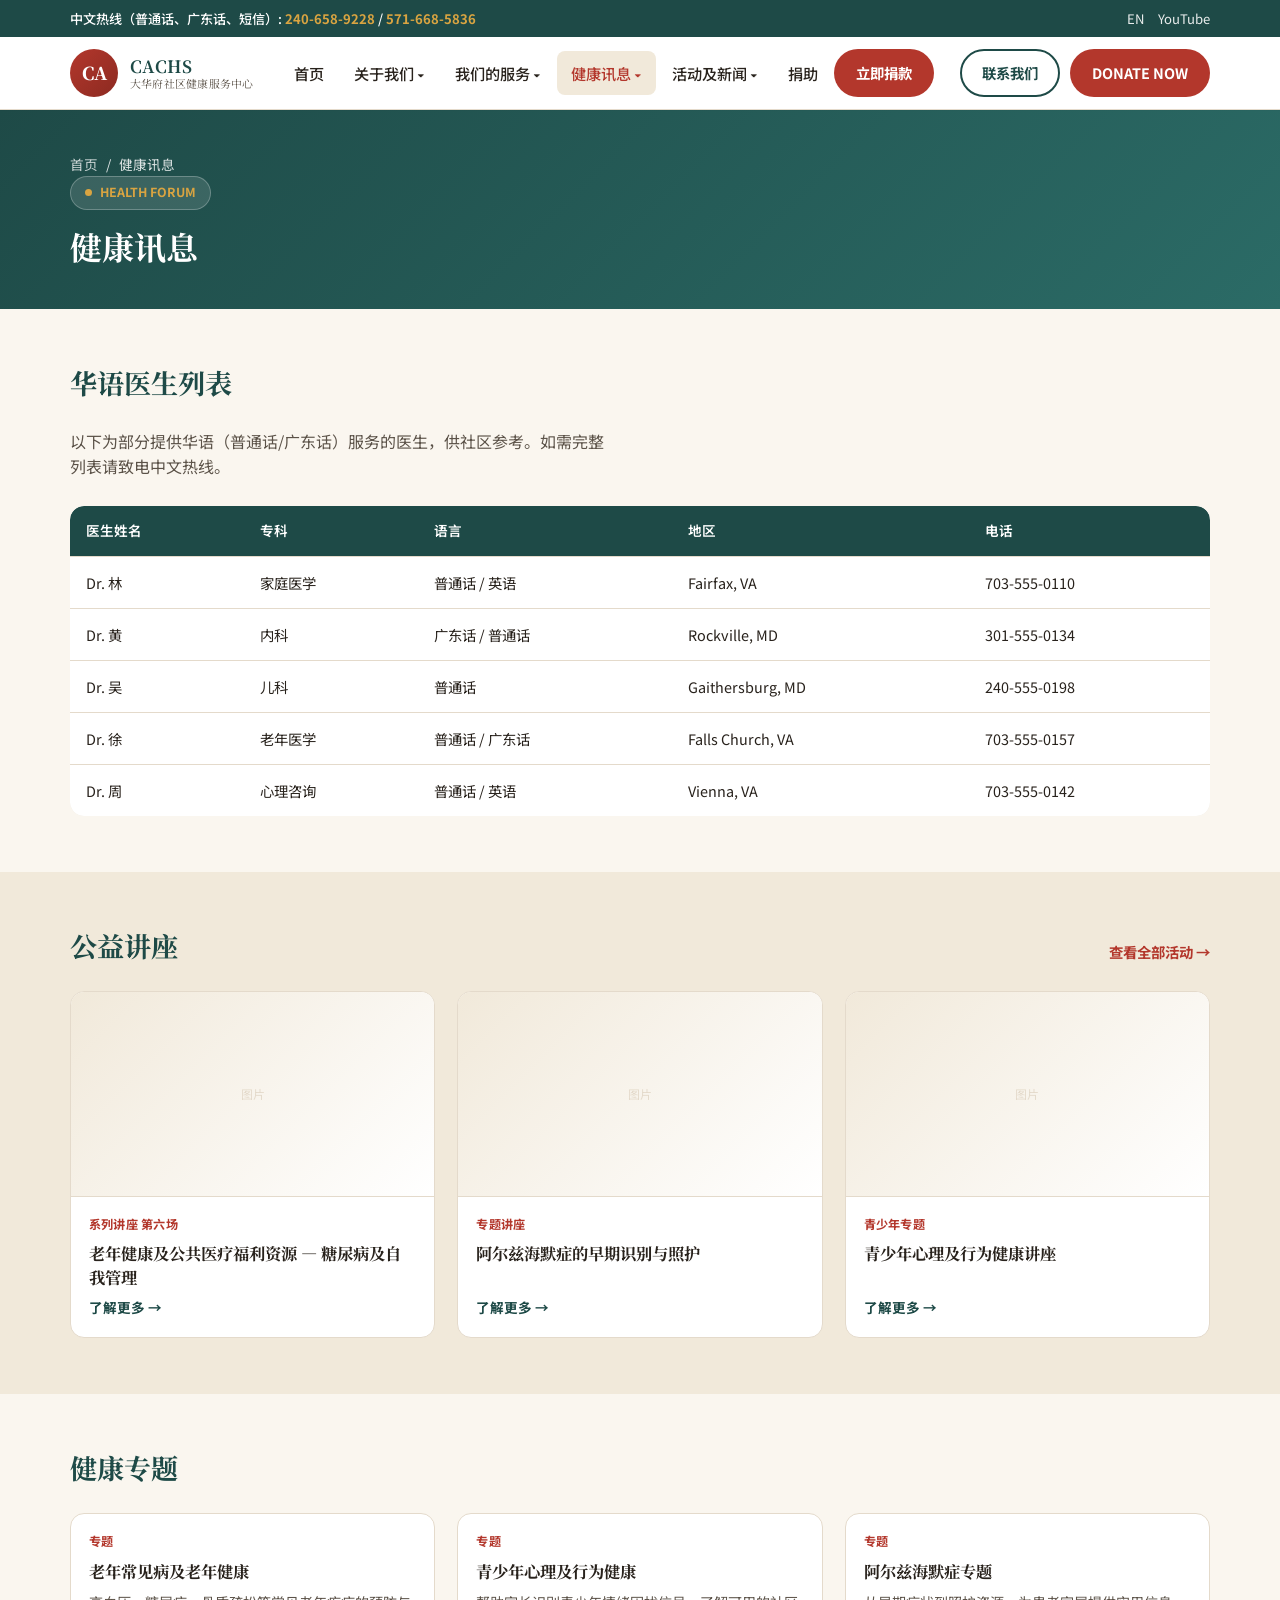
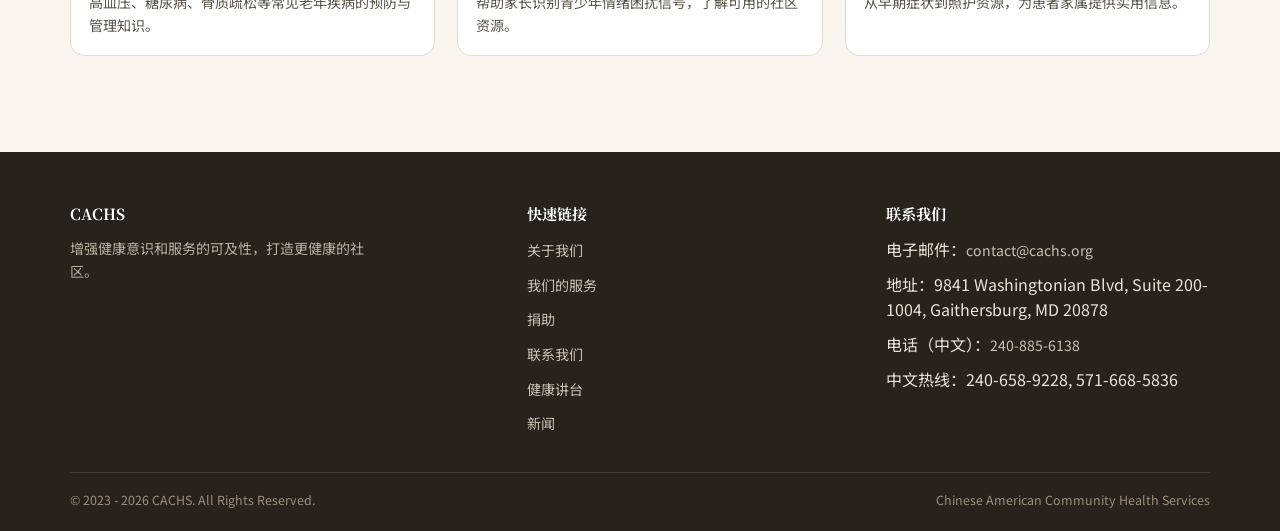
<file: health-forum.html>
<!DOCTYPE html>
<html lang="zh-CN">
<head>
<meta charset="UTF-8">
<meta name="viewport" content="width=device-width, initial-scale=1.0, viewport-fit=cover">
<title>健康讯息 – CACHS 大华府社区健康服务中心</title>
<meta name="description" content="华语医生列表、公益讲座与健康专题信息。">
<link rel="preconnect" href="https://fonts.googleapis.com">
<link href="https://fonts.googleapis.com/css2?family=Noto+Serif+SC:wght@500;700;900&family=Noto+Sans+SC:wght@400;500;700&display=swap" rel="stylesheet">
<style>
/* ==========================================================================
   CACHS — shared site stylesheet
   ========================================================================== */
:root{
  --red:#B3372C;
  --red-dark:#8C2A21;
  --teal:#1E4A47;
  --teal-light:#2B6B66;
  --gold:#D9A441;
  --cream:#FAF6EF;
  --cream-deep:#F1E9DA;
  --ink:#28221C;
  --ink-soft:#5B5248;
  --line:#E4DACB;
  --radius:14px;
  --maxw:1180px;
  font-size:16px;
}
*{box-sizing:border-box;}
html{scroll-behavior:smooth;}
body{
  margin:0;
  font-family:"Noto Sans SC","PingFang SC","Microsoft YaHei",sans-serif;
  color:var(--ink);
  background:var(--cream);
  line-height:1.6;
  -webkit-font-smoothing:antialiased;
}
h1,h2,h3,h4{
  font-family:"Noto Serif SC","Songti SC",serif;
  margin:0 0 .5em;
  line-height:1.3;
  color:var(--teal);
}
a{color:inherit; text-decoration:none;}
img{max-width:100%; display:block;}
.wrap{max-width:var(--maxw); margin:0 auto; padding:0 20px;}
button{font-family:inherit;}
ul{margin:0; padding:0;}

/* ===== Top utility bar ===== */
.topbar{background:var(--teal); color:#fff; font-size:.82rem;}
.topbar .wrap{display:flex; flex-wrap:wrap; align-items:center; justify-content:space-between; padding-top:8px; padding-bottom:8px; gap:6px;}
.topbar .hotline{font-weight:500;}
.topbar .hotline a{color:var(--gold); font-weight:700;}
.topbar .top-links{display:flex; gap:14px; align-items:center;}
.topbar .top-links a{opacity:.9;}
.topbar .top-links a:hover{opacity:1; text-decoration:underline;}

/* ===== Header / nav ===== */
header.site-header{background:#fff; border-bottom:1px solid var(--line); position:sticky; top:0; z-index:50; box-shadow:0 1px 0 rgba(0,0,0,.02);}
.header-inner{display:flex; align-items:center; justify-content:space-between; padding:12px 20px; max-width:var(--maxw); margin:0 auto;}
.brand{display:flex; align-items:center; gap:12px;}
.brand .mark{width:48px; height:48px; border-radius:50%; background:linear-gradient(135deg,var(--red),var(--red-dark)); display:flex; align-items:center; justify-content:center; color:#fff; font-family:"Noto Serif SC",serif; font-weight:900; font-size:1.1rem; flex-shrink:0;}
.brand .name{font-family:"Noto Serif SC",serif; font-weight:700; color:var(--teal); font-size:1.05rem; line-height:1.2;}
.brand .name small{display:block; font-size:.68rem; font-weight:400; color:var(--ink-soft); letter-spacing:.02em;}

nav.primary-nav{display:flex; align-items:center; gap:2px;}
nav.primary-nav ul{list-style:none; display:flex; margin:0; padding:0; gap:2px;}
nav.primary-nav > ul > li{position:relative;}
nav.primary-nav > ul > li > a{display:block; padding:10px 14px; font-weight:500; font-size:.95rem; border-radius:8px; color:var(--ink);}
nav.primary-nav > ul > li > a:hover, nav.primary-nav > ul > li > a.active{background:var(--cream-deep); color:var(--red);}
nav.primary-nav .submenu{display:none; position:absolute; top:100%; left:0; background:#fff; border:1px solid var(--line); border-radius:10px; padding:6px; min-width:230px; box-shadow:0 12px 24px rgba(0,0,0,.08); z-index:60;}
nav.primary-nav li:hover > .submenu{display:block;}
nav.primary-nav .submenu li a{display:block; padding:8px 12px; font-size:.88rem; border-radius:6px; white-space:normal;}
nav.primary-nav .submenu li a:hover{background:var(--cream-deep); color:var(--red);}

.header-cta{display:flex; align-items:center; gap:10px;}
.btn{display:inline-block; padding:10px 20px; border-radius:999px; font-weight:700; font-size:.9rem; white-space:nowrap; border:2px solid transparent; transition:transform .15s ease, box-shadow .15s ease; cursor:pointer;}
.btn-donate{background:var(--red); color:#fff;}
.btn-donate:hover{background:var(--red-dark); transform:translateY(-1px);}
.btn-outline{background:transparent; color:var(--teal); border-color:var(--teal);}
.btn-outline:hover{background:var(--teal); color:#fff;}

.hamburger{display:none; flex-direction:column; justify-content:center; gap:5px; width:44px; height:44px; border:none; background:transparent; cursor:pointer; border-radius:8px;}
.hamburger span{display:block; height:3px; border-radius:2px; background:var(--teal); width:26px; transition:transform .25s ease, opacity .25s ease;}
.hamburger.open span:nth-child(1){transform:translateY(8px) rotate(45deg);}
.hamburger.open span:nth-child(2){opacity:0;}
.hamburger.open span:nth-child(3){transform:translateY(-8px) rotate(-45deg);}

/* ===== Ticker ===== */
.ticker{background:var(--cream-deep); border-bottom:1px solid var(--line); overflow:hidden; white-space:nowrap; position:relative;}
.ticker .track{display:inline-block; padding:9px 0; animation:scroll 32s linear infinite;}
.ticker .track span{margin-right:56px; font-size:.88rem; color:var(--ink-soft);}
.ticker .track span b{color:var(--red); font-weight:700;}
@keyframes scroll{0%{transform:translateX(0);}100%{transform:translateX(-50%);}}

/* ===== Hero (home page) ===== */
.hero{background:radial-gradient(circle at 85% 20%, rgba(179,55,44,.10), transparent 55%), radial-gradient(circle at 10% 90%, rgba(30,74,71,.10), transparent 50%), var(--cream); padding:52px 0 60px;}
.hero-grid{display:grid; grid-template-columns:1.1fr .9fr; gap:40px; align-items:center;}
.eyebrow{display:inline-flex; align-items:center; gap:8px; background:#fff; border:1px solid var(--line); color:var(--red); font-weight:700; font-size:.78rem; padding:6px 14px; border-radius:999px; margin-bottom:16px;}
.eyebrow::before{content:""; width:7px; height:7px; border-radius:50%; background:var(--red);}
.hero h1{font-size:2.3rem; color:var(--teal); margin-bottom:16px;}
.hero p.lead{color:var(--ink-soft); font-size:1.02rem; margin-bottom:26px; max-width:52ch;}
.hero-actions{display:flex; gap:14px; flex-wrap:wrap;}
.hero-visual{background:linear-gradient(160deg,var(--teal),var(--teal-light)); border-radius:22px; aspect-ratio:4/3; position:relative; overflow:hidden; display:flex; align-items:center; justify-content:center;}
.hero-visual .ring{width:70%; aspect-ratio:1; border-radius:50%; border:2px dashed rgba(255,255,255,.35); display:flex; align-items:center; justify-content:center;}
.hero-visual .core{width:56%; aspect-ratio:1; border-radius:50%; background:linear-gradient(135deg,var(--gold),#e8c47a); display:flex; align-items:center; justify-content:center; color:var(--teal); font-family:"Noto Serif SC",serif; font-weight:900; font-size:1.15rem; text-align:center; padding:14px; box-shadow:0 20px 40px rgba(0,0,0,.18);}

/* ===== Interior page header banner ===== */
.page-header{background:linear-gradient(135deg,var(--teal),var(--teal-light)); color:#fff; padding:44px 0 34px;}
.page-header .eyebrow{background:rgba(255,255,255,.12); border-color:rgba(255,255,255,.25); color:var(--gold);}
.page-header .eyebrow::before{background:var(--gold);}
.page-header h1{color:#fff; font-size:2rem; margin-bottom:8px;}
.breadcrumb{font-size:.85rem; opacity:.85; display:flex; gap:8px; align-items:center;}
.breadcrumb a{opacity:.9;}
.breadcrumb a:hover{text-decoration:underline;}

/* ===== Quick action cards ===== */
.quick-actions{padding:0 0 8px; margin-top:-30px; position:relative; z-index:2;}
.qa-grid{display:grid; grid-template-columns:repeat(4,1fr); gap:16px;}
.qa-card{background:#fff; border:1px solid var(--line); border-radius:var(--radius); padding:22px 18px; text-align:center; box-shadow:0 10px 26px rgba(40,34,28,.06); transition:transform .2s ease, box-shadow .2s ease;}
.qa-card:hover{transform:translateY(-4px); box-shadow:0 16px 32px rgba(40,34,28,.1);}
.qa-card .ico{width:46px; height:46px; margin:0 auto 12px; border-radius:12px; background:var(--cream-deep); display:flex; align-items:center; justify-content:center; color:var(--red); font-size:1.3rem; font-weight:700;}
.qa-card h3{font-size:1rem; margin-bottom:4px;}
.qa-card p{font-size:.82rem; color:var(--ink-soft); margin:0;}

/* ===== Section shell ===== */
section{padding:56px 0;}
.section-head{display:flex; align-items:flex-end; justify-content:space-between; margin-bottom:28px; gap:16px; flex-wrap:wrap;}
.section-head h2{font-size:1.7rem; margin:0;}
.section-head .see-all{font-weight:700; color:var(--red); font-size:.9rem; white-space:nowrap;}
.section-sub{color:var(--ink-soft); max-width:60ch; margin:-18px 0 26px;}

/* ===== Card grids (news / services / forum / events) ===== */
.card-grid{display:grid; grid-template-columns:repeat(3,1fr); gap:22px;}
.card-grid.cols-2{grid-template-columns:repeat(2,1fr);}
.content-card{background:#fff; border:1px solid var(--line); border-radius:var(--radius); overflow:hidden; display:flex; flex-direction:column; transition:transform .2s ease, box-shadow .2s ease;}
.content-card:hover{transform:translateY(-3px); box-shadow:0 14px 30px rgba(40,34,28,.08);}
.card-thumb{aspect-ratio:16/9; background:linear-gradient(135deg,var(--cream-deep),#fff); display:flex; align-items:center; justify-content:center; color:var(--line); font-size:.75rem; border-bottom:1px solid var(--line);}
.card-body{padding:18px; display:flex; flex-direction:column; gap:8px; flex:1;}
.card-tag{font-size:.76rem; color:var(--red); font-weight:700; letter-spacing:.02em;}
.content-card h3{font-size:1.02rem; margin:0; color:var(--ink); line-height:1.45;}
.content-card p.desc{font-size:.88rem; color:var(--ink-soft); margin:0;}
.content-card .more{margin-top:auto; font-size:.85rem; font-weight:700; color:var(--teal);}

/* ===== Icon feature list (services) ===== */
.feature-card{background:#fff; border:1px solid var(--line); border-radius:var(--radius); padding:26px; display:flex; gap:18px;}
.feature-card .ico{width:52px; height:52px; flex-shrink:0; border-radius:14px; background:var(--cream-deep); display:flex; align-items:center; justify-content:center; color:var(--red); font-size:1.4rem; font-weight:700;}
.feature-card h3{font-size:1.08rem; margin-bottom:6px;}
.feature-card p{font-size:.9rem; color:var(--ink-soft); margin:0;}

/* ===== Team ===== */
.team-grid{display:grid; grid-template-columns:repeat(4,1fr); gap:20px;}
.team-card{text-align:center; background:#fff; border:1px solid var(--line); border-radius:var(--radius); padding:22px 16px;}
.team-card .avatar{width:84px; height:84px; border-radius:50%; margin:0 auto 12px; background:linear-gradient(135deg,var(--teal),var(--teal-light)); display:flex; align-items:center; justify-content:center; color:#fff; font-family:"Noto Serif SC",serif; font-weight:700;}
.team-card h4{margin:0 0 2px; font-size:.98rem; color:var(--ink);}
.team-card span{font-size:.8rem; color:var(--red); font-weight:600;}

/* ===== FAQ (accordion) ===== */
.faq-item{border:1px solid var(--line); border-radius:12px; margin-bottom:12px; overflow:hidden; background:#fff;}
.faq-q{width:100%; text-align:left; padding:16px 18px; background:none; border:none; font-weight:700; font-size:.96rem; color:var(--teal); display:flex; justify-content:space-between; align-items:center; cursor:pointer;}
.faq-q::after{content:"+"; font-size:1.3rem; color:var(--red); flex-shrink:0; margin-left:12px; transition:transform .2s ease;}
.faq-item.open .faq-q::after{transform:rotate(45deg);}
.faq-a{max-height:0; overflow:hidden; transition:max-height .25s ease;}
.faq-a p{padding:0 18px 16px; margin:0; font-size:.9rem; color:var(--ink-soft);}
.faq-item.open .faq-a{max-height:400px;}

/* ===== Table (doctor directory) ===== */
.directory-table{width:100%; border-collapse:collapse; background:#fff; border-radius:var(--radius); overflow:hidden; box-shadow:0 6px 18px rgba(40,34,28,.05);}
.directory-table th, .directory-table td{padding:14px 16px; text-align:left; border-bottom:1px solid var(--line); font-size:.9rem;}
.directory-table th{background:var(--teal); color:#fff; font-weight:600; font-size:.85rem;}
.directory-table tr:last-child td{border-bottom:none;}
.directory-table tr:hover td{background:var(--cream-deep);}
.table-scroll{overflow-x:auto; border-radius:var(--radius);}

/* ===== Gallery ===== */
.gallery-grid{display:grid; grid-template-columns:repeat(4,1fr); gap:12px;}
.gallery-item{aspect-ratio:1; border-radius:10px; background:linear-gradient(135deg,var(--cream-deep),#fff); border:1px solid var(--line); display:flex; align-items:center; justify-content:center; color:var(--ink-soft); font-size:.75rem; overflow:hidden;}

/* ===== Impact band ===== */
.impact{background:var(--teal); color:#fff;}
.impact .wrap{display:grid; grid-template-columns:repeat(3,1fr); gap:20px; text-align:center;}
.impact .card{padding:14px;}
.impact .card b{display:block; font-family:"Noto Serif SC",serif; font-size:2.1rem; color:var(--gold);}
.impact .card span{font-size:.9rem; opacity:.9;}

/* ===== Partners ===== */
.partners-grid{display:grid; grid-template-columns:repeat(4,1fr); gap:18px;}
.partner-card{background:#fff; border:1px solid var(--line); border-radius:var(--radius); padding:24px 16px; text-align:center; display:flex; flex-direction:column; align-items:center; gap:10px;}
.partner-card .logo-ph{width:100%; height:64px; border-radius:8px; background:var(--cream-deep); display:flex; align-items:center; justify-content:center; color:var(--ink-soft); font-size:.75rem;}
.partner-card p{margin:0; font-size:.82rem; color:var(--ink-soft);}

/* ===== Donate page ===== */
.donate-grid{display:grid; grid-template-columns:1fr 1fr; gap:32px; align-items:start;}
.amount-grid{display:grid; grid-template-columns:repeat(3,1fr); gap:10px; margin:18px 0;}
.amount-btn{padding:14px; border-radius:10px; border:2px solid var(--line); background:#fff; font-weight:700; color:var(--teal); cursor:pointer; text-align:center;}
.amount-btn:hover, .amount-btn.selected{border-color:var(--red); color:var(--red); background:var(--cream-deep);}
.info-list{list-style:none; padding:0; margin:0; display:flex; flex-direction:column; gap:14px;}
.info-list li{display:flex; gap:12px; font-size:.92rem; color:var(--ink-soft);}
.info-list li b{color:var(--teal); min-width:90px; flex-shrink:0;}

/* ===== Contact page ===== */
.contact-grid{display:grid; grid-template-columns:1fr 1fr; gap:32px;}
.form-field{margin-bottom:16px;}
.form-field label{display:block; font-size:.86rem; font-weight:600; color:var(--teal); margin-bottom:6px;}
.form-field input, .form-field textarea, .form-field select{width:100%; padding:12px 14px; border:1px solid var(--line); border-radius:10px; font-family:inherit; font-size:.92rem; background:#fff;}
.form-field input:focus, .form-field textarea:focus, .form-field select:focus{outline:2px solid var(--gold); border-color:var(--teal);}
.map-ph{aspect-ratio:4/3; background:var(--cream-deep); border:1px solid var(--line); border-radius:var(--radius); display:flex; align-items:center; justify-content:center; color:var(--ink-soft); font-size:.85rem;}

/* ===== Donate CTA band ===== */
.cta-band{background:linear-gradient(135deg,var(--red),var(--red-dark)); color:#fff; text-align:center; border-radius:24px; margin:0 20px; padding:50px 24px;}
.cta-band h2{color:#fff; font-size:1.8rem;}
.cta-band p{color:rgba(255,255,255,.9); max-width:56ch; margin:0 auto 24px;}
.cta-band .btn-donate{background:#fff; color:var(--red);}
.cta-band .btn-donate:hover{background:var(--gold); color:var(--teal);}

/* ===== Footer ===== */
footer{background:var(--ink); color:#e9e3d8; padding:52px 0 20px; margin-top:40px;}
.footer-grid{display:grid; grid-template-columns:1.3fr 1fr 1fr; gap:36px; margin-bottom:36px;}
.footer-brand p{color:#b9b0a1; font-size:.88rem; max-width:38ch;}
footer h4{color:#fff; font-size:.95rem; margin-bottom:14px;}
footer ul{list-style:none; margin:0; padding:0; display:flex; flex-direction:column; gap:9px;}
footer ul a{color:#c9c1b3; font-size:.88rem;}
footer ul a:hover{color:var(--gold);}
.footer-bottom{border-top:1px solid rgba(255,255,255,.1); padding-top:18px; display:flex; justify-content:space-between; flex-wrap:wrap; gap:10px; font-size:.78rem; color:#9a8f7d;}

/* ===== Mobile nav drawer ===== */
.nav-scrim{display:none; position:fixed; inset:0; background:rgba(20,15,10,.45); z-index:55;}
.nav-scrim.show{display:block;}

/* =========================================================
   TABLET / iPad — <=1024px
   ========================================================= */
@media (max-width:1024px){
  .qa-grid{grid-template-columns:repeat(2,1fr);}
  .card-grid{grid-template-columns:repeat(2,1fr);}
  .partners-grid{grid-template-columns:repeat(2,1fr);}
  .team-grid{grid-template-columns:repeat(2,1fr);}
  .gallery-grid{grid-template-columns:repeat(3,1fr);}
  .hero h1{font-size:2rem;}
  nav.primary-nav > ul > li > a{padding:10px 10px; font-size:.88rem;}
}

/* =========================================================
   TABLET PORTRAIT / large phones — <=880px : nav collapses
   ========================================================= */
@media (max-width:880px){
  .topbar .wrap{justify-content:center; text-align:center;}
  .header-inner{padding:10px 16px;}
  .brand .name{font-size:.92rem;}
  .brand .mark{width:40px; height:40px; font-size:.95rem;}
  .header-cta .btn-outline{display:none;}
  .hamburger{display:flex;}

  nav.primary-nav{position:fixed; top:0; right:0; height:100%; width:min(320px,84vw); background:#fff; z-index:60; transform:translateX(100%); transition:transform .3s ease; box-shadow:-8px 0 24px rgba(0,0,0,.15); overflow-y:auto; padding:20px 0;}
  nav.primary-nav.open{transform:translateX(0);}
  nav.primary-nav ul{flex-direction:column; width:100%; gap:0;}
  nav.primary-nav > ul{padding:0 8px;}
  nav.primary-nav > ul > li{width:100%;}
  nav.primary-nav > ul > li > a{padding:14px 16px; font-size:1rem; border-radius:8px;}
  nav.primary-nav .submenu{display:none; position:static; border:none; box-shadow:none; padding:0 0 0 14px; background:var(--cream); border-radius:8px; margin:2px 0 8px;}
  nav.primary-nav li.open > .submenu{display:block;}
  nav.primary-nav .nav-donate{margin:14px 16px 0; display:block; text-align:center;}

  .hero-grid{grid-template-columns:1fr; gap:30px;}
  .hero{padding:36px 0 44px;}
  .hero h1{font-size:1.8rem;}
  .hero-visual{max-width:340px; margin:0 auto; aspect-ratio:1/1;}
  .hero-actions{justify-content:center;}
  .hero > .wrap{text-align:center;}
  .hero p.lead{margin-left:auto; margin-right:auto;}
  .eyebrow{margin-left:auto; margin-right:auto;}

  .impact .wrap{grid-template-columns:1fr; gap:14px;}
  .footer-grid{grid-template-columns:1fr 1fr; gap:28px;}
  .footer-brand{grid-column:1/-1;}
  .cta-band{margin:0 16px; padding:40px 20px;}
  .donate-grid, .contact-grid{grid-template-columns:1fr; gap:28px;}
  .gallery-grid{grid-template-columns:repeat(2,1fr);}
  .page-header h1{font-size:1.6rem;}
}

/* =========================================================
   SMARTPHONE — <=560px
   ========================================================= */
@media (max-width:560px){
  :root{font-size:15px;}
  .topbar{font-size:.74rem;}
  .topbar .top-links{gap:10px;}
  .wrap{padding:0 16px;}

  section{padding:40px 0;}
  .section-head h2{font-size:1.4rem;}
  .hero h1{font-size:1.55rem;}
  .hero p.lead{font-size:.95rem;}
  .hero-actions{flex-direction:column; width:100%;}
  .hero-actions .btn{width:100%; text-align:center;}

  .qa-grid{grid-template-columns:1fr; gap:12px;}
  .qa-card{display:flex; align-items:center; gap:14px; text-align:left; padding:16px;}
  .qa-card .ico{margin:0; flex-shrink:0;}

  .card-grid{grid-template-columns:1fr;}
  .partners-grid{grid-template-columns:1fr;}
  .partner-card{flex-direction:row; text-align:left; padding:14px;}
  .partner-card .logo-ph{width:76px; height:52px; flex-shrink:0;}
  .team-grid{grid-template-columns:repeat(2,1fr);}
  .gallery-grid{grid-template-columns:repeat(2,1fr);}
  .feature-card{flex-direction:column;}
  .amount-grid{grid-template-columns:repeat(3,1fr);}

  .cta-band{border-radius:18px; margin:0 12px;}
  .cta-band h2{font-size:1.4rem;}

  .footer-grid{grid-template-columns:1fr; gap:26px;}
  .footer-bottom{flex-direction:column; text-align:center;}
  .page-header{padding:32px 0 26px;}
  .page-header h1{font-size:1.4rem;}
}

/* Respect reduced motion */
@media (prefers-reduced-motion:reduce){
  .ticker .track{animation:none;}
  html{scroll-behavior:auto;}
}

/* Visible focus states for accessibility */
a:focus-visible, button:focus-visible{outline:3px solid var(--gold); outline-offset:2px;}

</style>
</head>
<body>

<div class="topbar">
  <div class="wrap">
    <div class="hotline">中文热线（普通话、广东话、短信）: <a href="tel:2406589228">240-658-9228</a> / <a href="tel:5716685836">571-668-5836</a></div>
    <div class="top-links"><a href="#">EN</a><a href="#">YouTube</a></div>
  </div>
</div>

<header class="site-header">
  <div class="header-inner">
    <a class="brand" href="index.html">
      <span class="mark">CA</span>
      <span class="name">CACHS<small>大华府社区健康服务中心</small></span>
    </a>
    <nav class="primary-nav" id="primaryNav">
      <ul>
        <li><a href="index.html">首页</a></li>
        <li>
          <a href="about.html">关于我们 ▾</a>
          <ul class="submenu">
            <li><a href="about.html#mission">愿景和宗旨</a></li>
            <li><a href="about.html#team">我们的团队</a></li>
            <li><a href="about.html#partners">合作伙伴</a></li>
            <li><a href="about.html#faq">常见问题</a></li>
            <li><a href="contact.html">联系我们</a></li>
          </ul>
        </li>
        <li>
          <a href="services.html">我们的服务 ▾</a>
          <ul class="submenu">
            <li><a href="services.html#hotline">中文帮助热线</a></li>
            <li><a href="services.html#senior">老年健康服务</a></li>
            <li><a href="services.html#mental">心理健康服务</a></li>
            <li><a href="services.html#clinics">公益体检及义诊</a></li>
            <li><a href="services.html#flu">免费流感疫苗接种</a></li>
          </ul>
        </li>
        <li>
          <a href="health-forum.html">健康讯息 ▾</a>
          <ul class="submenu">
            <li><a href="health-forum.html#directory">华语医生列表</a></li>
            <li><a href="health-forum.html#lectures">公益讲座</a></li>
            <li><a href="health-forum.html#topics">健康专题</a></li>
          </ul>
        </li>
        <li>
          <a href="news.html">活动及新闻 ▾</a>
          <ul class="submenu">
            <li><a href="events.html">活动</a></li>
            <li><a href="news.html">新闻</a></li>
            <li><a href="gallery.html">相册</a></li>
          </ul>
        </li>
        <li><a href="donate.html">捐助</a></li>
      </ul>
      <a class="btn btn-donate nav-donate" href="donate.html">立即捐款</a>
    </nav>
    <div class="header-cta">
      <a class="btn btn-outline" href="contact.html">联系我们</a>
      <a class="btn btn-donate" href="donate.html">DONATE NOW</a>
      <button class="hamburger" id="hamburgerBtn" aria-label="打开菜单" aria-expanded="false" aria-controls="primaryNav">
        <span></span><span></span><span></span>
      </button>
    </div>
  </div>
</header>
<div class="nav-scrim" id="navScrim"></div>

<div class="page-header">
  <div class="wrap">
    <div class="breadcrumb"><a href="index.html">首页</a> / <span>健康讯息</span></div>
    <span class="eyebrow">HEALTH FORUM</span>
    <h1>健康讯息</h1>
  </div>
</div>
<section id="directory">
  <div class="wrap">
    <div class="section-head"><h2>华语医生列表</h2></div>
    <p class="section-sub" style="margin-top:0;">以下为部分提供华语（普通话/广东话）服务的医生，供社区参考。如需完整列表请致电中文热线。</p>
    <div class="table-scroll">
      <table class="directory-table">
        <thead><tr><th>医生姓名</th><th>专科</th><th>语言</th><th>地区</th><th>电话</th></tr></thead>
        <tbody>
          <tr><td>Dr. 林</td><td>家庭医学</td><td>普通话 / 英语</td><td>Fairfax, VA</td><td>703-555-0110</td></tr>
          <tr><td>Dr. 黄</td><td>内科</td><td>广东话 / 普通话</td><td>Rockville, MD</td><td>301-555-0134</td></tr>
          <tr><td>Dr. 吴</td><td>儿科</td><td>普通话</td><td>Gaithersburg, MD</td><td>240-555-0198</td></tr>
          <tr><td>Dr. 徐</td><td>老年医学</td><td>普通话 / 广东话</td><td>Falls Church, VA</td><td>703-555-0157</td></tr>
          <tr><td>Dr. 周</td><td>心理咨询</td><td>普通话 / 英语</td><td>Vienna, VA</td><td>703-555-0142</td></tr>
        </tbody>
      </table>
    </div>
  </div>
</section>

<section id="lectures" style="background:var(--cream-deep);">
  <div class="wrap">
    <div class="section-head">
      <h2>公益讲座</h2>
      <a class="see-all" href="events.html">查看全部活动 →</a>
    </div>
    <div class="card-grid">
      <article class="content-card">
        <div class="card-thumb">图片</div>
        <div class="card-body"><span class="card-tag">系列讲座 第六场</span><h3>老年健康及公共医疗福利资源 — 糖尿病及自我管理</h3><a class="more" href="events.html">了解更多 →</a></div>
      </article>
      <article class="content-card">
        <div class="card-thumb">图片</div>
        <div class="card-body"><span class="card-tag">专题讲座</span><h3>阿尔兹海默症的早期识别与照护</h3><a class="more" href="events.html">了解更多 →</a></div>
      </article>
      <article class="content-card">
        <div class="card-thumb">图片</div>
        <div class="card-body"><span class="card-tag">青少年专题</span><h3>青少年心理及行为健康讲座</h3><a class="more" href="events.html">了解更多 →</a></div>
      </article>
    </div>
  </div>
</section>

<section id="topics">
  <div class="wrap">
    <div class="section-head"><h2>健康专题</h2></div>
    <div class="card-grid">
      <div class="content-card"><div class="card-body"><span class="card-tag">专题</span><h3>老年常见病及老年健康</h3><p class="desc">高血压、糖尿病、骨质疏松等常见老年疾病的预防与管理知识。</p></div></div>
      <div class="content-card"><div class="card-body"><span class="card-tag">专题</span><h3>青少年心理及行为健康</h3><p class="desc">帮助家长识别青少年情绪困扰信号，了解可用的社区资源。</p></div></div>
      <div class="content-card"><div class="card-body"><span class="card-tag">专题</span><h3>阿尔兹海默症专题</h3><p class="desc">从早期症状到照护资源，为患者家属提供实用信息。</p></div></div>
    </div>
  </div>
</section>
<footer>
  <div class="wrap">
    <div class="footer-grid">
      <div class="footer-brand"><h4>CACHS</h4><p>增强健康意识和服务的可及性，打造更健康的社区。</p></div>
      <div><h4>快速链接</h4><ul>
        <li><a href="about.html">关于我们</a></li>
        <li><a href="services.html">我们的服务</a></li>
        <li><a href="donate.html">捐助</a></li>
        <li><a href="contact.html">联系我们</a></li>
        <li><a href="health-forum.html">健康讲台</a></li>
        <li><a href="news.html">新闻</a></li>
      </ul></div>
      <div><h4>联系我们</h4><ul>
        <li>电子邮件：<a href="mailto:contact@cachs.org">contact@cachs.org</a></li>
        <li>地址：9841 Washingtonian Blvd, Suite 200-1004, Gaithersburg, MD 20878</li>
        <li>电话（中文）：<a href="tel:2408856138">240-885-6138</a></li>
        <li>中文热线：240-658-9228, 571-668-5836</li>
      </ul></div>
    </div>
    <div class="footer-bottom"><span>© 2023 - 2026 CACHS. All Rights Reserved.</span><span>Chinese American Community Health Services</span></div>
  </div>
</footer>

<script>
// ==========================================================================
// CACHS — shared site script (mobile nav, FAQ accordion, donate amounts)
// ==========================================================================
document.addEventListener('DOMContentLoaded', () => {

  /* ---- Mobile nav drawer ---- */
  const hamburgerBtn = document.getElementById('hamburgerBtn');
  const primaryNav = document.getElementById('primaryNav');
  const navScrim = document.getElementById('navScrim');

  if (hamburgerBtn && primaryNav && navScrim) {
    function closeNav(){
      primaryNav.classList.remove('open');
      hamburgerBtn.classList.remove('open');
      hamburgerBtn.setAttribute('aria-expanded','false');
      navScrim.classList.remove('show');
    }
    function toggleNav(){
      const isOpen = primaryNav.classList.toggle('open');
      hamburgerBtn.classList.toggle('open', isOpen);
      hamburgerBtn.setAttribute('aria-expanded', isOpen ? 'true' : 'false');
      navScrim.classList.toggle('show', isOpen);
    }
    hamburgerBtn.addEventListener('click', toggleNav);
    navScrim.addEventListener('click', closeNav);

    // Tapping a top-level link that has a submenu toggles it on mobile instead of navigating
    document.querySelectorAll('.primary-nav > ul > li').forEach(li => {
      const link = li.querySelector(':scope > a');
      const submenu = li.querySelector(':scope > .submenu');
      if(!submenu || !link) return;
      link.addEventListener('click', (e) => {
        if(window.innerWidth <= 880){
          e.preventDefault();
          li.classList.toggle('open');
        }
      });
    });

    document.querySelectorAll('.primary-nav .submenu a, .primary-nav .nav-donate').forEach(a=>{
      a.addEventListener('click', closeNav);
    });
    window.addEventListener('resize', ()=>{ if(window.innerWidth > 880) closeNav(); });
  }

  /* ---- FAQ accordion ---- */
  document.querySelectorAll('.faq-item .faq-q').forEach(btn => {
    btn.addEventListener('click', () => {
      const item = btn.closest('.faq-item');
      const wasOpen = item.classList.contains('open');
      item.parentElement.querySelectorAll('.faq-item.open').forEach(i => i.classList.remove('open'));
      if(!wasOpen) item.classList.add('open');
    });
  });

  /* ---- Donate amount picker ---- */
  const amountBtns = document.querySelectorAll('.amount-btn');
  const customAmount = document.getElementById('customAmount');
  amountBtns.forEach(btn => {
    btn.addEventListener('click', () => {
      amountBtns.forEach(b => b.classList.remove('selected'));
      btn.classList.add('selected');
      if(customAmount) customAmount.value = btn.dataset.amount || '';
    });
  });

  /* ---- Mark active nav link based on current page ---- */
  const currentPage = window.location.pathname.split('/').pop() || 'index.html';
  document.querySelectorAll('.primary-nav a').forEach(a => {
    const href = a.getAttribute('href');
    if (href === currentPage) a.classList.add('active');
  });

});

</script>
</body>
</html>
</file>
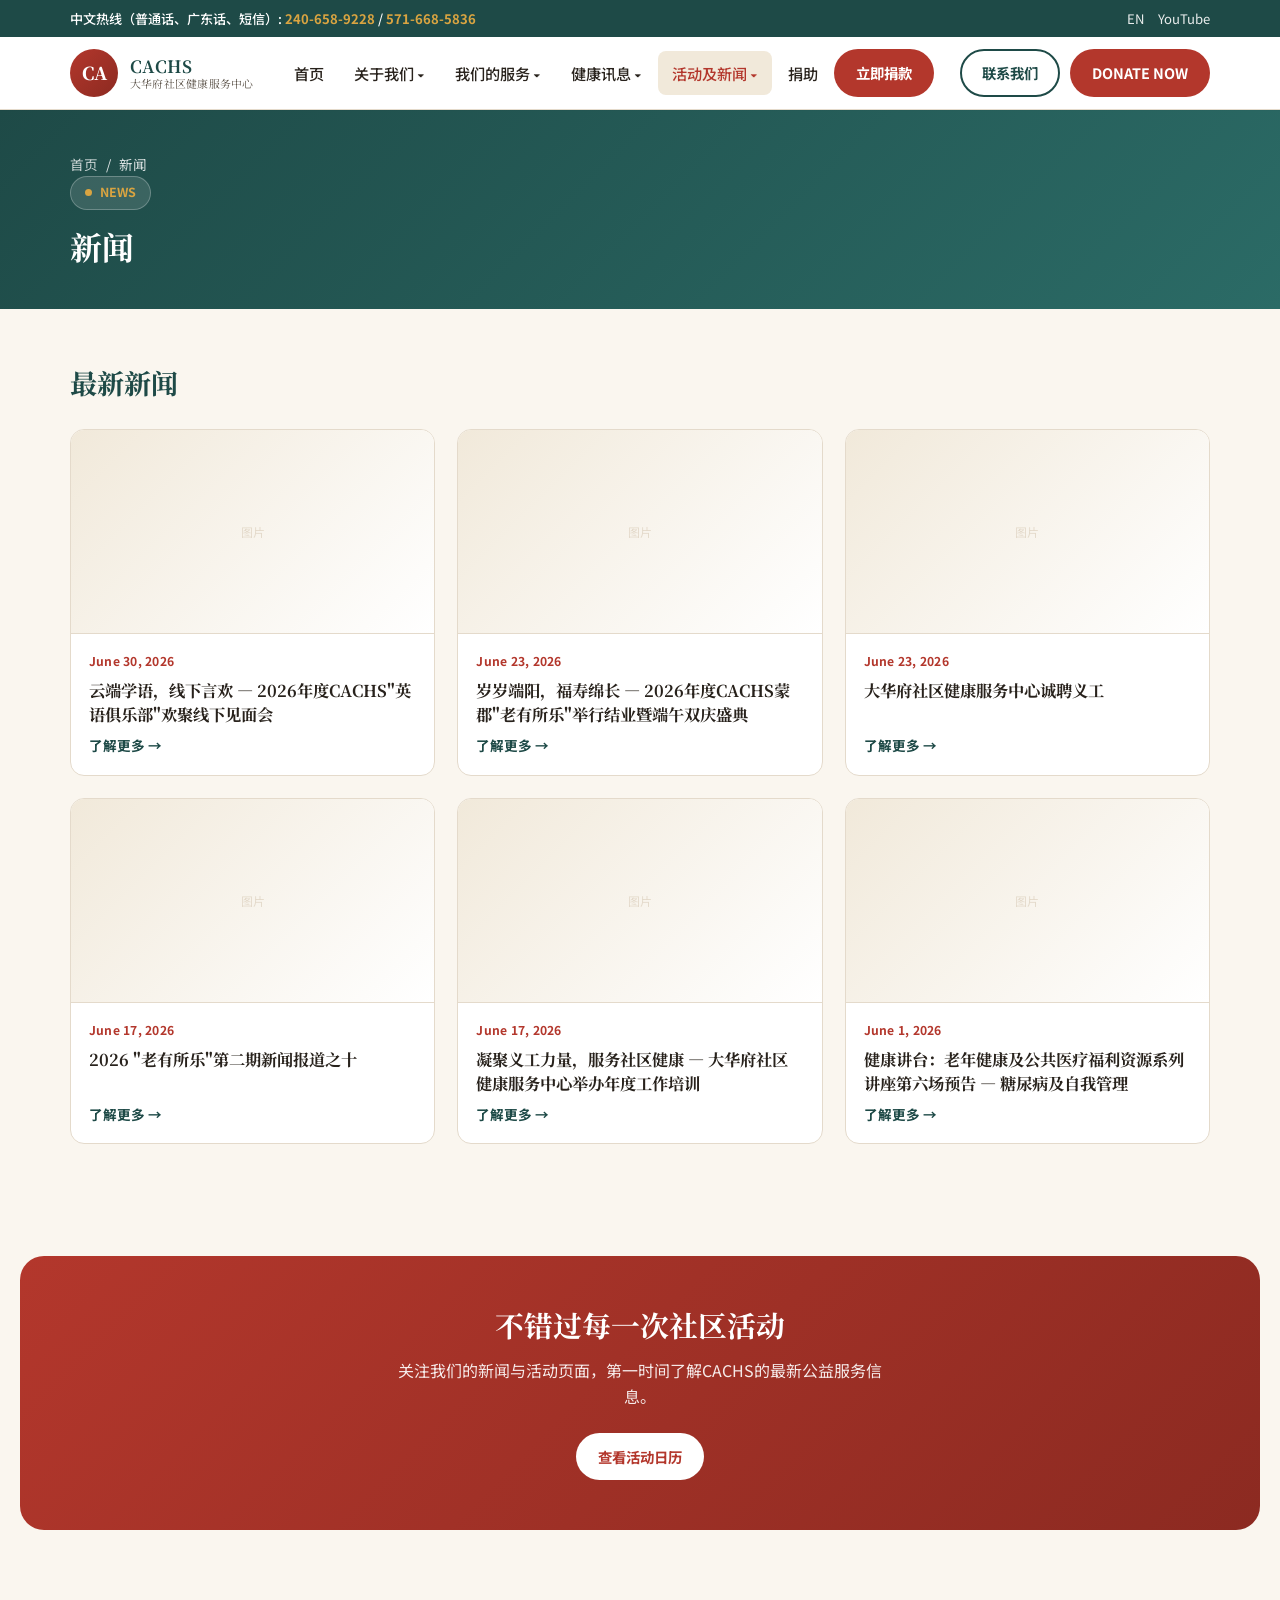
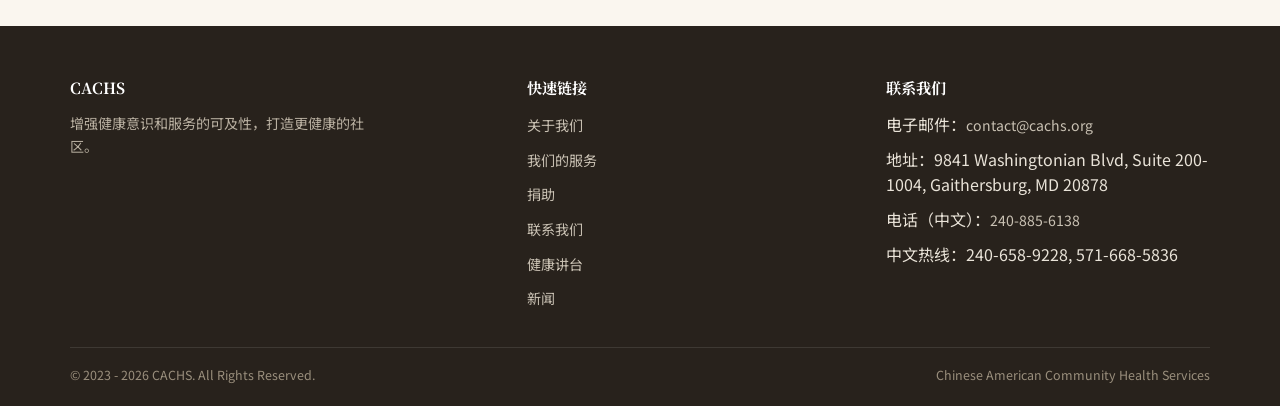
<file: news.html>
<!DOCTYPE html>
<html lang="zh-CN">
<head>
<meta charset="UTF-8">
<meta name="viewport" content="width=device-width, initial-scale=1.0, viewport-fit=cover">
<title>新闻 – CACHS 大华府社区健康服务中心</title>
<meta name="description" content="CACHS最新社区健康新闻与报道。">
<link rel="preconnect" href="https://fonts.googleapis.com">
<link href="https://fonts.googleapis.com/css2?family=Noto+Serif+SC:wght@500;700;900&family=Noto+Sans+SC:wght@400;500;700&display=swap" rel="stylesheet">
<style>
/* ==========================================================================
   CACHS — shared site stylesheet
   ========================================================================== */
:root{
  --red:#B3372C;
  --red-dark:#8C2A21;
  --teal:#1E4A47;
  --teal-light:#2B6B66;
  --gold:#D9A441;
  --cream:#FAF6EF;
  --cream-deep:#F1E9DA;
  --ink:#28221C;
  --ink-soft:#5B5248;
  --line:#E4DACB;
  --radius:14px;
  --maxw:1180px;
  font-size:16px;
}
*{box-sizing:border-box;}
html{scroll-behavior:smooth;}
body{
  margin:0;
  font-family:"Noto Sans SC","PingFang SC","Microsoft YaHei",sans-serif;
  color:var(--ink);
  background:var(--cream);
  line-height:1.6;
  -webkit-font-smoothing:antialiased;
}
h1,h2,h3,h4{
  font-family:"Noto Serif SC","Songti SC",serif;
  margin:0 0 .5em;
  line-height:1.3;
  color:var(--teal);
}
a{color:inherit; text-decoration:none;}
img{max-width:100%; display:block;}
.wrap{max-width:var(--maxw); margin:0 auto; padding:0 20px;}
button{font-family:inherit;}
ul{margin:0; padding:0;}

/* ===== Top utility bar ===== */
.topbar{background:var(--teal); color:#fff; font-size:.82rem;}
.topbar .wrap{display:flex; flex-wrap:wrap; align-items:center; justify-content:space-between; padding-top:8px; padding-bottom:8px; gap:6px;}
.topbar .hotline{font-weight:500;}
.topbar .hotline a{color:var(--gold); font-weight:700;}
.topbar .top-links{display:flex; gap:14px; align-items:center;}
.topbar .top-links a{opacity:.9;}
.topbar .top-links a:hover{opacity:1; text-decoration:underline;}

/* ===== Header / nav ===== */
header.site-header{background:#fff; border-bottom:1px solid var(--line); position:sticky; top:0; z-index:50; box-shadow:0 1px 0 rgba(0,0,0,.02);}
.header-inner{display:flex; align-items:center; justify-content:space-between; padding:12px 20px; max-width:var(--maxw); margin:0 auto;}
.brand{display:flex; align-items:center; gap:12px;}
.brand .mark{width:48px; height:48px; border-radius:50%; background:linear-gradient(135deg,var(--red),var(--red-dark)); display:flex; align-items:center; justify-content:center; color:#fff; font-family:"Noto Serif SC",serif; font-weight:900; font-size:1.1rem; flex-shrink:0;}
.brand .name{font-family:"Noto Serif SC",serif; font-weight:700; color:var(--teal); font-size:1.05rem; line-height:1.2;}
.brand .name small{display:block; font-size:.68rem; font-weight:400; color:var(--ink-soft); letter-spacing:.02em;}

nav.primary-nav{display:flex; align-items:center; gap:2px;}
nav.primary-nav ul{list-style:none; display:flex; margin:0; padding:0; gap:2px;}
nav.primary-nav > ul > li{position:relative;}
nav.primary-nav > ul > li > a{display:block; padding:10px 14px; font-weight:500; font-size:.95rem; border-radius:8px; color:var(--ink);}
nav.primary-nav > ul > li > a:hover, nav.primary-nav > ul > li > a.active{background:var(--cream-deep); color:var(--red);}
nav.primary-nav .submenu{display:none; position:absolute; top:100%; left:0; background:#fff; border:1px solid var(--line); border-radius:10px; padding:6px; min-width:230px; box-shadow:0 12px 24px rgba(0,0,0,.08); z-index:60;}
nav.primary-nav li:hover > .submenu{display:block;}
nav.primary-nav .submenu li a{display:block; padding:8px 12px; font-size:.88rem; border-radius:6px; white-space:normal;}
nav.primary-nav .submenu li a:hover{background:var(--cream-deep); color:var(--red);}

.header-cta{display:flex; align-items:center; gap:10px;}
.btn{display:inline-block; padding:10px 20px; border-radius:999px; font-weight:700; font-size:.9rem; white-space:nowrap; border:2px solid transparent; transition:transform .15s ease, box-shadow .15s ease; cursor:pointer;}
.btn-donate{background:var(--red); color:#fff;}
.btn-donate:hover{background:var(--red-dark); transform:translateY(-1px);}
.btn-outline{background:transparent; color:var(--teal); border-color:var(--teal);}
.btn-outline:hover{background:var(--teal); color:#fff;}

.hamburger{display:none; flex-direction:column; justify-content:center; gap:5px; width:44px; height:44px; border:none; background:transparent; cursor:pointer; border-radius:8px;}
.hamburger span{display:block; height:3px; border-radius:2px; background:var(--teal); width:26px; transition:transform .25s ease, opacity .25s ease;}
.hamburger.open span:nth-child(1){transform:translateY(8px) rotate(45deg);}
.hamburger.open span:nth-child(2){opacity:0;}
.hamburger.open span:nth-child(3){transform:translateY(-8px) rotate(-45deg);}

/* ===== Ticker ===== */
.ticker{background:var(--cream-deep); border-bottom:1px solid var(--line); overflow:hidden; white-space:nowrap; position:relative;}
.ticker .track{display:inline-block; padding:9px 0; animation:scroll 32s linear infinite;}
.ticker .track span{margin-right:56px; font-size:.88rem; color:var(--ink-soft);}
.ticker .track span b{color:var(--red); font-weight:700;}
@keyframes scroll{0%{transform:translateX(0);}100%{transform:translateX(-50%);}}

/* ===== Hero (home page) ===== */
.hero{background:radial-gradient(circle at 85% 20%, rgba(179,55,44,.10), transparent 55%), radial-gradient(circle at 10% 90%, rgba(30,74,71,.10), transparent 50%), var(--cream); padding:52px 0 60px;}
.hero-grid{display:grid; grid-template-columns:1.1fr .9fr; gap:40px; align-items:center;}
.eyebrow{display:inline-flex; align-items:center; gap:8px; background:#fff; border:1px solid var(--line); color:var(--red); font-weight:700; font-size:.78rem; padding:6px 14px; border-radius:999px; margin-bottom:16px;}
.eyebrow::before{content:""; width:7px; height:7px; border-radius:50%; background:var(--red);}
.hero h1{font-size:2.3rem; color:var(--teal); margin-bottom:16px;}
.hero p.lead{color:var(--ink-soft); font-size:1.02rem; margin-bottom:26px; max-width:52ch;}
.hero-actions{display:flex; gap:14px; flex-wrap:wrap;}
.hero-visual{background:linear-gradient(160deg,var(--teal),var(--teal-light)); border-radius:22px; aspect-ratio:4/3; position:relative; overflow:hidden; display:flex; align-items:center; justify-content:center;}
.hero-visual .ring{width:70%; aspect-ratio:1; border-radius:50%; border:2px dashed rgba(255,255,255,.35); display:flex; align-items:center; justify-content:center;}
.hero-visual .core{width:56%; aspect-ratio:1; border-radius:50%; background:linear-gradient(135deg,var(--gold),#e8c47a); display:flex; align-items:center; justify-content:center; color:var(--teal); font-family:"Noto Serif SC",serif; font-weight:900; font-size:1.15rem; text-align:center; padding:14px; box-shadow:0 20px 40px rgba(0,0,0,.18);}

/* ===== Interior page header banner ===== */
.page-header{background:linear-gradient(135deg,var(--teal),var(--teal-light)); color:#fff; padding:44px 0 34px;}
.page-header .eyebrow{background:rgba(255,255,255,.12); border-color:rgba(255,255,255,.25); color:var(--gold);}
.page-header .eyebrow::before{background:var(--gold);}
.page-header h1{color:#fff; font-size:2rem; margin-bottom:8px;}
.breadcrumb{font-size:.85rem; opacity:.85; display:flex; gap:8px; align-items:center;}
.breadcrumb a{opacity:.9;}
.breadcrumb a:hover{text-decoration:underline;}

/* ===== Quick action cards ===== */
.quick-actions{padding:0 0 8px; margin-top:-30px; position:relative; z-index:2;}
.qa-grid{display:grid; grid-template-columns:repeat(4,1fr); gap:16px;}
.qa-card{background:#fff; border:1px solid var(--line); border-radius:var(--radius); padding:22px 18px; text-align:center; box-shadow:0 10px 26px rgba(40,34,28,.06); transition:transform .2s ease, box-shadow .2s ease;}
.qa-card:hover{transform:translateY(-4px); box-shadow:0 16px 32px rgba(40,34,28,.1);}
.qa-card .ico{width:46px; height:46px; margin:0 auto 12px; border-radius:12px; background:var(--cream-deep); display:flex; align-items:center; justify-content:center; color:var(--red); font-size:1.3rem; font-weight:700;}
.qa-card h3{font-size:1rem; margin-bottom:4px;}
.qa-card p{font-size:.82rem; color:var(--ink-soft); margin:0;}

/* ===== Section shell ===== */
section{padding:56px 0;}
.section-head{display:flex; align-items:flex-end; justify-content:space-between; margin-bottom:28px; gap:16px; flex-wrap:wrap;}
.section-head h2{font-size:1.7rem; margin:0;}
.section-head .see-all{font-weight:700; color:var(--red); font-size:.9rem; white-space:nowrap;}
.section-sub{color:var(--ink-soft); max-width:60ch; margin:-18px 0 26px;}

/* ===== Card grids (news / services / forum / events) ===== */
.card-grid{display:grid; grid-template-columns:repeat(3,1fr); gap:22px;}
.card-grid.cols-2{grid-template-columns:repeat(2,1fr);}
.content-card{background:#fff; border:1px solid var(--line); border-radius:var(--radius); overflow:hidden; display:flex; flex-direction:column; transition:transform .2s ease, box-shadow .2s ease;}
.content-card:hover{transform:translateY(-3px); box-shadow:0 14px 30px rgba(40,34,28,.08);}
.card-thumb{aspect-ratio:16/9; background:linear-gradient(135deg,var(--cream-deep),#fff); display:flex; align-items:center; justify-content:center; color:var(--line); font-size:.75rem; border-bottom:1px solid var(--line);}
.card-body{padding:18px; display:flex; flex-direction:column; gap:8px; flex:1;}
.card-tag{font-size:.76rem; color:var(--red); font-weight:700; letter-spacing:.02em;}
.content-card h3{font-size:1.02rem; margin:0; color:var(--ink); line-height:1.45;}
.content-card p.desc{font-size:.88rem; color:var(--ink-soft); margin:0;}
.content-card .more{margin-top:auto; font-size:.85rem; font-weight:700; color:var(--teal);}

/* ===== Icon feature list (services) ===== */
.feature-card{background:#fff; border:1px solid var(--line); border-radius:var(--radius); padding:26px; display:flex; gap:18px;}
.feature-card .ico{width:52px; height:52px; flex-shrink:0; border-radius:14px; background:var(--cream-deep); display:flex; align-items:center; justify-content:center; color:var(--red); font-size:1.4rem; font-weight:700;}
.feature-card h3{font-size:1.08rem; margin-bottom:6px;}
.feature-card p{font-size:.9rem; color:var(--ink-soft); margin:0;}

/* ===== Team ===== */
.team-grid{display:grid; grid-template-columns:repeat(4,1fr); gap:20px;}
.team-card{text-align:center; background:#fff; border:1px solid var(--line); border-radius:var(--radius); padding:22px 16px;}
.team-card .avatar{width:84px; height:84px; border-radius:50%; margin:0 auto 12px; background:linear-gradient(135deg,var(--teal),var(--teal-light)); display:flex; align-items:center; justify-content:center; color:#fff; font-family:"Noto Serif SC",serif; font-weight:700;}
.team-card h4{margin:0 0 2px; font-size:.98rem; color:var(--ink);}
.team-card span{font-size:.8rem; color:var(--red); font-weight:600;}

/* ===== FAQ (accordion) ===== */
.faq-item{border:1px solid var(--line); border-radius:12px; margin-bottom:12px; overflow:hidden; background:#fff;}
.faq-q{width:100%; text-align:left; padding:16px 18px; background:none; border:none; font-weight:700; font-size:.96rem; color:var(--teal); display:flex; justify-content:space-between; align-items:center; cursor:pointer;}
.faq-q::after{content:"+"; font-size:1.3rem; color:var(--red); flex-shrink:0; margin-left:12px; transition:transform .2s ease;}
.faq-item.open .faq-q::after{transform:rotate(45deg);}
.faq-a{max-height:0; overflow:hidden; transition:max-height .25s ease;}
.faq-a p{padding:0 18px 16px; margin:0; font-size:.9rem; color:var(--ink-soft);}
.faq-item.open .faq-a{max-height:400px;}

/* ===== Table (doctor directory) ===== */
.directory-table{width:100%; border-collapse:collapse; background:#fff; border-radius:var(--radius); overflow:hidden; box-shadow:0 6px 18px rgba(40,34,28,.05);}
.directory-table th, .directory-table td{padding:14px 16px; text-align:left; border-bottom:1px solid var(--line); font-size:.9rem;}
.directory-table th{background:var(--teal); color:#fff; font-weight:600; font-size:.85rem;}
.directory-table tr:last-child td{border-bottom:none;}
.directory-table tr:hover td{background:var(--cream-deep);}
.table-scroll{overflow-x:auto; border-radius:var(--radius);}

/* ===== Gallery ===== */
.gallery-grid{display:grid; grid-template-columns:repeat(4,1fr); gap:12px;}
.gallery-item{aspect-ratio:1; border-radius:10px; background:linear-gradient(135deg,var(--cream-deep),#fff); border:1px solid var(--line); display:flex; align-items:center; justify-content:center; color:var(--ink-soft); font-size:.75rem; overflow:hidden;}

/* ===== Impact band ===== */
.impact{background:var(--teal); color:#fff;}
.impact .wrap{display:grid; grid-template-columns:repeat(3,1fr); gap:20px; text-align:center;}
.impact .card{padding:14px;}
.impact .card b{display:block; font-family:"Noto Serif SC",serif; font-size:2.1rem; color:var(--gold);}
.impact .card span{font-size:.9rem; opacity:.9;}

/* ===== Partners ===== */
.partners-grid{display:grid; grid-template-columns:repeat(4,1fr); gap:18px;}
.partner-card{background:#fff; border:1px solid var(--line); border-radius:var(--radius); padding:24px 16px; text-align:center; display:flex; flex-direction:column; align-items:center; gap:10px;}
.partner-card .logo-ph{width:100%; height:64px; border-radius:8px; background:var(--cream-deep); display:flex; align-items:center; justify-content:center; color:var(--ink-soft); font-size:.75rem;}
.partner-card p{margin:0; font-size:.82rem; color:var(--ink-soft);}

/* ===== Donate page ===== */
.donate-grid{display:grid; grid-template-columns:1fr 1fr; gap:32px; align-items:start;}
.amount-grid{display:grid; grid-template-columns:repeat(3,1fr); gap:10px; margin:18px 0;}
.amount-btn{padding:14px; border-radius:10px; border:2px solid var(--line); background:#fff; font-weight:700; color:var(--teal); cursor:pointer; text-align:center;}
.amount-btn:hover, .amount-btn.selected{border-color:var(--red); color:var(--red); background:var(--cream-deep);}
.info-list{list-style:none; padding:0; margin:0; display:flex; flex-direction:column; gap:14px;}
.info-list li{display:flex; gap:12px; font-size:.92rem; color:var(--ink-soft);}
.info-list li b{color:var(--teal); min-width:90px; flex-shrink:0;}

/* ===== Contact page ===== */
.contact-grid{display:grid; grid-template-columns:1fr 1fr; gap:32px;}
.form-field{margin-bottom:16px;}
.form-field label{display:block; font-size:.86rem; font-weight:600; color:var(--teal); margin-bottom:6px;}
.form-field input, .form-field textarea, .form-field select{width:100%; padding:12px 14px; border:1px solid var(--line); border-radius:10px; font-family:inherit; font-size:.92rem; background:#fff;}
.form-field input:focus, .form-field textarea:focus, .form-field select:focus{outline:2px solid var(--gold); border-color:var(--teal);}
.map-ph{aspect-ratio:4/3; background:var(--cream-deep); border:1px solid var(--line); border-radius:var(--radius); display:flex; align-items:center; justify-content:center; color:var(--ink-soft); font-size:.85rem;}

/* ===== Donate CTA band ===== */
.cta-band{background:linear-gradient(135deg,var(--red),var(--red-dark)); color:#fff; text-align:center; border-radius:24px; margin:0 20px; padding:50px 24px;}
.cta-band h2{color:#fff; font-size:1.8rem;}
.cta-band p{color:rgba(255,255,255,.9); max-width:56ch; margin:0 auto 24px;}
.cta-band .btn-donate{background:#fff; color:var(--red);}
.cta-band .btn-donate:hover{background:var(--gold); color:var(--teal);}

/* ===== Footer ===== */
footer{background:var(--ink); color:#e9e3d8; padding:52px 0 20px; margin-top:40px;}
.footer-grid{display:grid; grid-template-columns:1.3fr 1fr 1fr; gap:36px; margin-bottom:36px;}
.footer-brand p{color:#b9b0a1; font-size:.88rem; max-width:38ch;}
footer h4{color:#fff; font-size:.95rem; margin-bottom:14px;}
footer ul{list-style:none; margin:0; padding:0; display:flex; flex-direction:column; gap:9px;}
footer ul a{color:#c9c1b3; font-size:.88rem;}
footer ul a:hover{color:var(--gold);}
.footer-bottom{border-top:1px solid rgba(255,255,255,.1); padding-top:18px; display:flex; justify-content:space-between; flex-wrap:wrap; gap:10px; font-size:.78rem; color:#9a8f7d;}

/* ===== Mobile nav drawer ===== */
.nav-scrim{display:none; position:fixed; inset:0; background:rgba(20,15,10,.45); z-index:55;}
.nav-scrim.show{display:block;}

/* =========================================================
   TABLET / iPad — <=1024px
   ========================================================= */
@media (max-width:1024px){
  .qa-grid{grid-template-columns:repeat(2,1fr);}
  .card-grid{grid-template-columns:repeat(2,1fr);}
  .partners-grid{grid-template-columns:repeat(2,1fr);}
  .team-grid{grid-template-columns:repeat(2,1fr);}
  .gallery-grid{grid-template-columns:repeat(3,1fr);}
  .hero h1{font-size:2rem;}
  nav.primary-nav > ul > li > a{padding:10px 10px; font-size:.88rem;}
}

/* =========================================================
   TABLET PORTRAIT / large phones — <=880px : nav collapses
   ========================================================= */
@media (max-width:880px){
  .topbar .wrap{justify-content:center; text-align:center;}
  .header-inner{padding:10px 16px;}
  .brand .name{font-size:.92rem;}
  .brand .mark{width:40px; height:40px; font-size:.95rem;}
  .header-cta .btn-outline{display:none;}
  .hamburger{display:flex;}

  nav.primary-nav{position:fixed; top:0; right:0; height:100%; width:min(320px,84vw); background:#fff; z-index:60; transform:translateX(100%); transition:transform .3s ease; box-shadow:-8px 0 24px rgba(0,0,0,.15); overflow-y:auto; padding:20px 0;}
  nav.primary-nav.open{transform:translateX(0);}
  nav.primary-nav ul{flex-direction:column; width:100%; gap:0;}
  nav.primary-nav > ul{padding:0 8px;}
  nav.primary-nav > ul > li{width:100%;}
  nav.primary-nav > ul > li > a{padding:14px 16px; font-size:1rem; border-radius:8px;}
  nav.primary-nav .submenu{display:none; position:static; border:none; box-shadow:none; padding:0 0 0 14px; background:var(--cream); border-radius:8px; margin:2px 0 8px;}
  nav.primary-nav li.open > .submenu{display:block;}
  nav.primary-nav .nav-donate{margin:14px 16px 0; display:block; text-align:center;}

  .hero-grid{grid-template-columns:1fr; gap:30px;}
  .hero{padding:36px 0 44px;}
  .hero h1{font-size:1.8rem;}
  .hero-visual{max-width:340px; margin:0 auto; aspect-ratio:1/1;}
  .hero-actions{justify-content:center;}
  .hero > .wrap{text-align:center;}
  .hero p.lead{margin-left:auto; margin-right:auto;}
  .eyebrow{margin-left:auto; margin-right:auto;}

  .impact .wrap{grid-template-columns:1fr; gap:14px;}
  .footer-grid{grid-template-columns:1fr 1fr; gap:28px;}
  .footer-brand{grid-column:1/-1;}
  .cta-band{margin:0 16px; padding:40px 20px;}
  .donate-grid, .contact-grid{grid-template-columns:1fr; gap:28px;}
  .gallery-grid{grid-template-columns:repeat(2,1fr);}
  .page-header h1{font-size:1.6rem;}
}

/* =========================================================
   SMARTPHONE — <=560px
   ========================================================= */
@media (max-width:560px){
  :root{font-size:15px;}
  .topbar{font-size:.74rem;}
  .topbar .top-links{gap:10px;}
  .wrap{padding:0 16px;}

  section{padding:40px 0;}
  .section-head h2{font-size:1.4rem;}
  .hero h1{font-size:1.55rem;}
  .hero p.lead{font-size:.95rem;}
  .hero-actions{flex-direction:column; width:100%;}
  .hero-actions .btn{width:100%; text-align:center;}

  .qa-grid{grid-template-columns:1fr; gap:12px;}
  .qa-card{display:flex; align-items:center; gap:14px; text-align:left; padding:16px;}
  .qa-card .ico{margin:0; flex-shrink:0;}

  .card-grid{grid-template-columns:1fr;}
  .partners-grid{grid-template-columns:1fr;}
  .partner-card{flex-direction:row; text-align:left; padding:14px;}
  .partner-card .logo-ph{width:76px; height:52px; flex-shrink:0;}
  .team-grid{grid-template-columns:repeat(2,1fr);}
  .gallery-grid{grid-template-columns:repeat(2,1fr);}
  .feature-card{flex-direction:column;}
  .amount-grid{grid-template-columns:repeat(3,1fr);}

  .cta-band{border-radius:18px; margin:0 12px;}
  .cta-band h2{font-size:1.4rem;}

  .footer-grid{grid-template-columns:1fr; gap:26px;}
  .footer-bottom{flex-direction:column; text-align:center;}
  .page-header{padding:32px 0 26px;}
  .page-header h1{font-size:1.4rem;}
}

/* Respect reduced motion */
@media (prefers-reduced-motion:reduce){
  .ticker .track{animation:none;}
  html{scroll-behavior:auto;}
}

/* Visible focus states for accessibility */
a:focus-visible, button:focus-visible{outline:3px solid var(--gold); outline-offset:2px;}

</style>
</head>
<body>

<div class="topbar">
  <div class="wrap">
    <div class="hotline">中文热线（普通话、广东话、短信）: <a href="tel:2406589228">240-658-9228</a> / <a href="tel:5716685836">571-668-5836</a></div>
    <div class="top-links"><a href="#">EN</a><a href="#">YouTube</a></div>
  </div>
</div>

<header class="site-header">
  <div class="header-inner">
    <a class="brand" href="index.html">
      <span class="mark">CA</span>
      <span class="name">CACHS<small>大华府社区健康服务中心</small></span>
    </a>
    <nav class="primary-nav" id="primaryNav">
      <ul>
        <li><a href="index.html">首页</a></li>
        <li>
          <a href="about.html">关于我们 ▾</a>
          <ul class="submenu">
            <li><a href="about.html#mission">愿景和宗旨</a></li>
            <li><a href="about.html#team">我们的团队</a></li>
            <li><a href="about.html#partners">合作伙伴</a></li>
            <li><a href="about.html#faq">常见问题</a></li>
            <li><a href="contact.html">联系我们</a></li>
          </ul>
        </li>
        <li>
          <a href="services.html">我们的服务 ▾</a>
          <ul class="submenu">
            <li><a href="services.html#hotline">中文帮助热线</a></li>
            <li><a href="services.html#senior">老年健康服务</a></li>
            <li><a href="services.html#mental">心理健康服务</a></li>
            <li><a href="services.html#clinics">公益体检及义诊</a></li>
            <li><a href="services.html#flu">免费流感疫苗接种</a></li>
          </ul>
        </li>
        <li>
          <a href="health-forum.html">健康讯息 ▾</a>
          <ul class="submenu">
            <li><a href="health-forum.html#directory">华语医生列表</a></li>
            <li><a href="health-forum.html#lectures">公益讲座</a></li>
            <li><a href="health-forum.html#topics">健康专题</a></li>
          </ul>
        </li>
        <li>
          <a href="news.html">活动及新闻 ▾</a>
          <ul class="submenu">
            <li><a href="events.html">活动</a></li>
            <li><a href="news.html">新闻</a></li>
            <li><a href="gallery.html">相册</a></li>
          </ul>
        </li>
        <li><a href="donate.html">捐助</a></li>
      </ul>
      <a class="btn btn-donate nav-donate" href="donate.html">立即捐款</a>
    </nav>
    <div class="header-cta">
      <a class="btn btn-outline" href="contact.html">联系我们</a>
      <a class="btn btn-donate" href="donate.html">DONATE NOW</a>
      <button class="hamburger" id="hamburgerBtn" aria-label="打开菜单" aria-expanded="false" aria-controls="primaryNav">
        <span></span><span></span><span></span>
      </button>
    </div>
  </div>
</header>
<div class="nav-scrim" id="navScrim"></div>

<div class="page-header">
  <div class="wrap">
    <div class="breadcrumb"><a href="index.html">首页</a> / <span>新闻</span></div>
    <span class="eyebrow">NEWS</span>
    <h1>新闻</h1>
  </div>
</div>
<section>
  <div class="wrap">
    <div class="section-head"><h2>最新新闻</h2></div>
    <div class="card-grid" style="margin-top:10px;">
      <article class="content-card">
        <div class="card-thumb">图片</div>
        <div class="card-body"><span class="card-tag">June 30, 2026</span><h3>云端学语，线下言欢 — 2026年度CACHS"英语俱乐部"欢聚线下见面会</h3><a class="more" href="#">了解更多 →</a></div>
      </article>
      <article class="content-card">
        <div class="card-thumb">图片</div>
        <div class="card-body"><span class="card-tag">June 23, 2026</span><h3>岁岁端阳，福寿绵长 — 2026年度CACHS蒙郡"老有所乐"举行结业暨端午双庆盛典</h3><a class="more" href="#">了解更多 →</a></div>
      </article>
      <article class="content-card">
        <div class="card-thumb">图片</div>
        <div class="card-body"><span class="card-tag">June 23, 2026</span><h3>大华府社区健康服务中心诚聘义工</h3><a class="more" href="#">了解更多 →</a></div>
      </article>
      <article class="content-card">
        <div class="card-thumb">图片</div>
        <div class="card-body"><span class="card-tag">June 17, 2026</span><h3>2026 "老有所乐"第二期新闻报道之十</h3><a class="more" href="#">了解更多 →</a></div>
      </article>
      <article class="content-card">
        <div class="card-thumb">图片</div>
        <div class="card-body"><span class="card-tag">June 17, 2026</span><h3>凝聚义工力量，服务社区健康 — 大华府社区健康服务中心举办年度工作培训</h3><a class="more" href="#">了解更多 →</a></div>
      </article>
      <article class="content-card">
        <div class="card-thumb">图片</div>
        <div class="card-body"><span class="card-tag">June 1, 2026</span><h3>健康讲台：老年健康及公共医疗福利资源系列讲座第六场预告 — 糖尿病及自我管理</h3><a class="more" href="#">了解更多 →</a></div>
      </article>
    </div>
  </div>
</section>

<section id="donate-cta">
  <div class="cta-band">
    <h2>不错过每一次社区活动</h2>
    <p>关注我们的新闻与活动页面，第一时间了解CACHS的最新公益服务信息。</p>
    <a class="btn btn-donate" href="events.html">查看活动日历</a>
  </div>
</section>
<footer>
  <div class="wrap">
    <div class="footer-grid">
      <div class="footer-brand"><h4>CACHS</h4><p>增强健康意识和服务的可及性，打造更健康的社区。</p></div>
      <div><h4>快速链接</h4><ul>
        <li><a href="about.html">关于我们</a></li>
        <li><a href="services.html">我们的服务</a></li>
        <li><a href="donate.html">捐助</a></li>
        <li><a href="contact.html">联系我们</a></li>
        <li><a href="health-forum.html">健康讲台</a></li>
        <li><a href="news.html">新闻</a></li>
      </ul></div>
      <div><h4>联系我们</h4><ul>
        <li>电子邮件：<a href="mailto:contact@cachs.org">contact@cachs.org</a></li>
        <li>地址：9841 Washingtonian Blvd, Suite 200-1004, Gaithersburg, MD 20878</li>
        <li>电话（中文）：<a href="tel:2408856138">240-885-6138</a></li>
        <li>中文热线：240-658-9228, 571-668-5836</li>
      </ul></div>
    </div>
    <div class="footer-bottom"><span>© 2023 - 2026 CACHS. All Rights Reserved.</span><span>Chinese American Community Health Services</span></div>
  </div>
</footer>

<script>
// ==========================================================================
// CACHS — shared site script (mobile nav, FAQ accordion, donate amounts)
// ==========================================================================
document.addEventListener('DOMContentLoaded', () => {

  /* ---- Mobile nav drawer ---- */
  const hamburgerBtn = document.getElementById('hamburgerBtn');
  const primaryNav = document.getElementById('primaryNav');
  const navScrim = document.getElementById('navScrim');

  if (hamburgerBtn && primaryNav && navScrim) {
    function closeNav(){
      primaryNav.classList.remove('open');
      hamburgerBtn.classList.remove('open');
      hamburgerBtn.setAttribute('aria-expanded','false');
      navScrim.classList.remove('show');
    }
    function toggleNav(){
      const isOpen = primaryNav.classList.toggle('open');
      hamburgerBtn.classList.toggle('open', isOpen);
      hamburgerBtn.setAttribute('aria-expanded', isOpen ? 'true' : 'false');
      navScrim.classList.toggle('show', isOpen);
    }
    hamburgerBtn.addEventListener('click', toggleNav);
    navScrim.addEventListener('click', closeNav);

    // Tapping a top-level link that has a submenu toggles it on mobile instead of navigating
    document.querySelectorAll('.primary-nav > ul > li').forEach(li => {
      const link = li.querySelector(':scope > a');
      const submenu = li.querySelector(':scope > .submenu');
      if(!submenu || !link) return;
      link.addEventListener('click', (e) => {
        if(window.innerWidth <= 880){
          e.preventDefault();
          li.classList.toggle('open');
        }
      });
    });

    document.querySelectorAll('.primary-nav .submenu a, .primary-nav .nav-donate').forEach(a=>{
      a.addEventListener('click', closeNav);
    });
    window.addEventListener('resize', ()=>{ if(window.innerWidth > 880) closeNav(); });
  }

  /* ---- FAQ accordion ---- */
  document.querySelectorAll('.faq-item .faq-q').forEach(btn => {
    btn.addEventListener('click', () => {
      const item = btn.closest('.faq-item');
      const wasOpen = item.classList.contains('open');
      item.parentElement.querySelectorAll('.faq-item.open').forEach(i => i.classList.remove('open'));
      if(!wasOpen) item.classList.add('open');
    });
  });

  /* ---- Donate amount picker ---- */
  const amountBtns = document.querySelectorAll('.amount-btn');
  const customAmount = document.getElementById('customAmount');
  amountBtns.forEach(btn => {
    btn.addEventListener('click', () => {
      amountBtns.forEach(b => b.classList.remove('selected'));
      btn.classList.add('selected');
      if(customAmount) customAmount.value = btn.dataset.amount || '';
    });
  });

  /* ---- Mark active nav link based on current page ---- */
  const currentPage = window.location.pathname.split('/').pop() || 'index.html';
  document.querySelectorAll('.primary-nav a').forEach(a => {
    const href = a.getAttribute('href');
    if (href === currentPage) a.classList.add('active');
  });

});

</script>
</body>
</html>
</file>
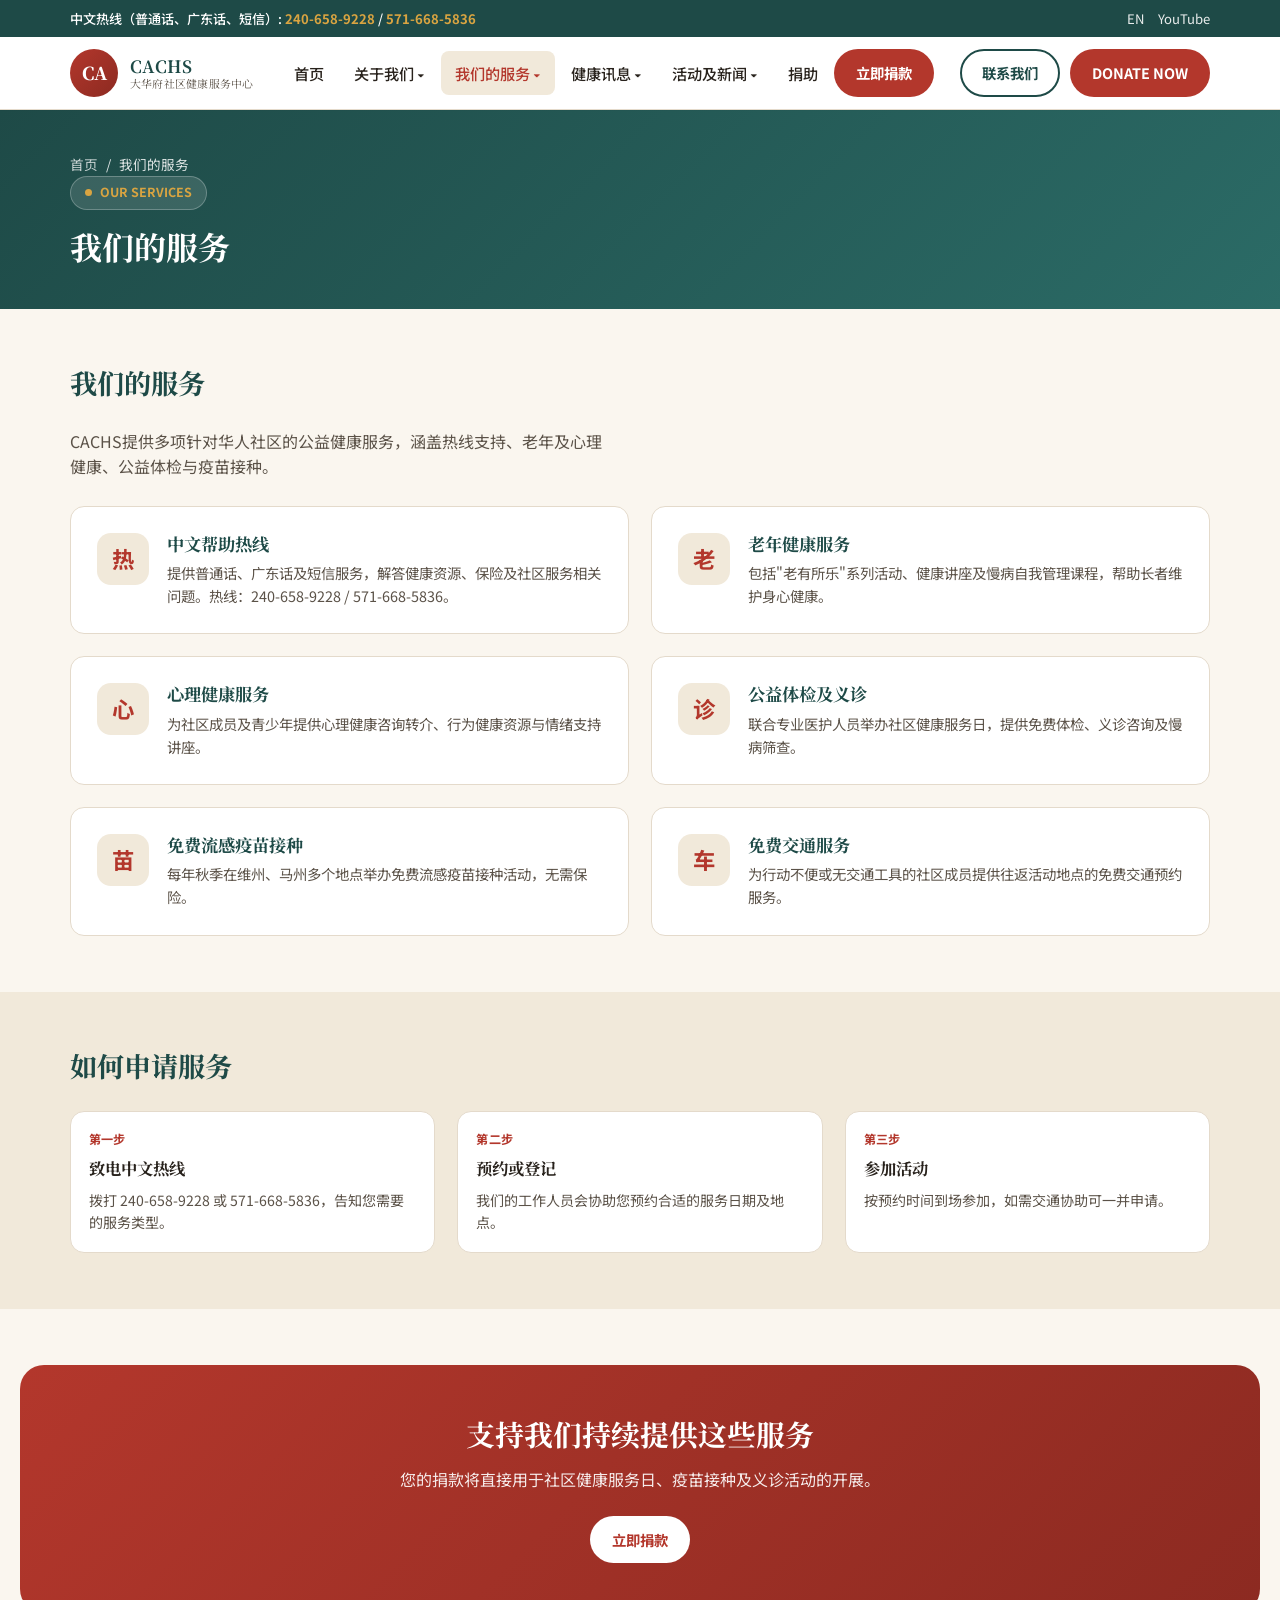
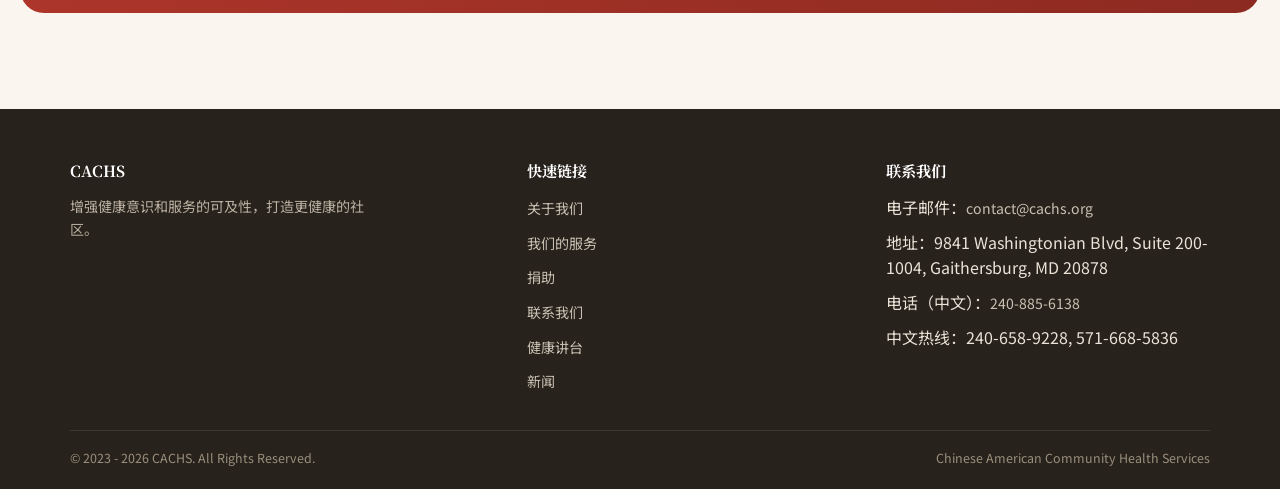
<file: services.html>
<!DOCTYPE html>
<html lang="zh-CN">
<head>
<meta charset="UTF-8">
<meta name="viewport" content="width=device-width, initial-scale=1.0, viewport-fit=cover">
<title>我们的服务 – CACHS 大华府社区健康服务中心</title>
<meta name="description" content="CACHS提供中文热线、老年健康、心理健康、公益体检义诊及流感疫苗接种等服务。">
<link rel="preconnect" href="https://fonts.googleapis.com">
<link href="https://fonts.googleapis.com/css2?family=Noto+Serif+SC:wght@500;700;900&family=Noto+Sans+SC:wght@400;500;700&display=swap" rel="stylesheet">
<style>
/* ==========================================================================
   CACHS — shared site stylesheet
   ========================================================================== */
:root{
  --red:#B3372C;
  --red-dark:#8C2A21;
  --teal:#1E4A47;
  --teal-light:#2B6B66;
  --gold:#D9A441;
  --cream:#FAF6EF;
  --cream-deep:#F1E9DA;
  --ink:#28221C;
  --ink-soft:#5B5248;
  --line:#E4DACB;
  --radius:14px;
  --maxw:1180px;
  font-size:16px;
}
*{box-sizing:border-box;}
html{scroll-behavior:smooth;}
body{
  margin:0;
  font-family:"Noto Sans SC","PingFang SC","Microsoft YaHei",sans-serif;
  color:var(--ink);
  background:var(--cream);
  line-height:1.6;
  -webkit-font-smoothing:antialiased;
}
h1,h2,h3,h4{
  font-family:"Noto Serif SC","Songti SC",serif;
  margin:0 0 .5em;
  line-height:1.3;
  color:var(--teal);
}
a{color:inherit; text-decoration:none;}
img{max-width:100%; display:block;}
.wrap{max-width:var(--maxw); margin:0 auto; padding:0 20px;}
button{font-family:inherit;}
ul{margin:0; padding:0;}

/* ===== Top utility bar ===== */
.topbar{background:var(--teal); color:#fff; font-size:.82rem;}
.topbar .wrap{display:flex; flex-wrap:wrap; align-items:center; justify-content:space-between; padding-top:8px; padding-bottom:8px; gap:6px;}
.topbar .hotline{font-weight:500;}
.topbar .hotline a{color:var(--gold); font-weight:700;}
.topbar .top-links{display:flex; gap:14px; align-items:center;}
.topbar .top-links a{opacity:.9;}
.topbar .top-links a:hover{opacity:1; text-decoration:underline;}

/* ===== Header / nav ===== */
header.site-header{background:#fff; border-bottom:1px solid var(--line); position:sticky; top:0; z-index:50; box-shadow:0 1px 0 rgba(0,0,0,.02);}
.header-inner{display:flex; align-items:center; justify-content:space-between; padding:12px 20px; max-width:var(--maxw); margin:0 auto;}
.brand{display:flex; align-items:center; gap:12px;}
.brand .mark{width:48px; height:48px; border-radius:50%; background:linear-gradient(135deg,var(--red),var(--red-dark)); display:flex; align-items:center; justify-content:center; color:#fff; font-family:"Noto Serif SC",serif; font-weight:900; font-size:1.1rem; flex-shrink:0;}
.brand .name{font-family:"Noto Serif SC",serif; font-weight:700; color:var(--teal); font-size:1.05rem; line-height:1.2;}
.brand .name small{display:block; font-size:.68rem; font-weight:400; color:var(--ink-soft); letter-spacing:.02em;}

nav.primary-nav{display:flex; align-items:center; gap:2px;}
nav.primary-nav ul{list-style:none; display:flex; margin:0; padding:0; gap:2px;}
nav.primary-nav > ul > li{position:relative;}
nav.primary-nav > ul > li > a{display:block; padding:10px 14px; font-weight:500; font-size:.95rem; border-radius:8px; color:var(--ink);}
nav.primary-nav > ul > li > a:hover, nav.primary-nav > ul > li > a.active{background:var(--cream-deep); color:var(--red);}
nav.primary-nav .submenu{display:none; position:absolute; top:100%; left:0; background:#fff; border:1px solid var(--line); border-radius:10px; padding:6px; min-width:230px; box-shadow:0 12px 24px rgba(0,0,0,.08); z-index:60;}
nav.primary-nav li:hover > .submenu{display:block;}
nav.primary-nav .submenu li a{display:block; padding:8px 12px; font-size:.88rem; border-radius:6px; white-space:normal;}
nav.primary-nav .submenu li a:hover{background:var(--cream-deep); color:var(--red);}

.header-cta{display:flex; align-items:center; gap:10px;}
.btn{display:inline-block; padding:10px 20px; border-radius:999px; font-weight:700; font-size:.9rem; white-space:nowrap; border:2px solid transparent; transition:transform .15s ease, box-shadow .15s ease; cursor:pointer;}
.btn-donate{background:var(--red); color:#fff;}
.btn-donate:hover{background:var(--red-dark); transform:translateY(-1px);}
.btn-outline{background:transparent; color:var(--teal); border-color:var(--teal);}
.btn-outline:hover{background:var(--teal); color:#fff;}

.hamburger{display:none; flex-direction:column; justify-content:center; gap:5px; width:44px; height:44px; border:none; background:transparent; cursor:pointer; border-radius:8px;}
.hamburger span{display:block; height:3px; border-radius:2px; background:var(--teal); width:26px; transition:transform .25s ease, opacity .25s ease;}
.hamburger.open span:nth-child(1){transform:translateY(8px) rotate(45deg);}
.hamburger.open span:nth-child(2){opacity:0;}
.hamburger.open span:nth-child(3){transform:translateY(-8px) rotate(-45deg);}

/* ===== Ticker ===== */
.ticker{background:var(--cream-deep); border-bottom:1px solid var(--line); overflow:hidden; white-space:nowrap; position:relative;}
.ticker .track{display:inline-block; padding:9px 0; animation:scroll 32s linear infinite;}
.ticker .track span{margin-right:56px; font-size:.88rem; color:var(--ink-soft);}
.ticker .track span b{color:var(--red); font-weight:700;}
@keyframes scroll{0%{transform:translateX(0);}100%{transform:translateX(-50%);}}

/* ===== Hero (home page) ===== */
.hero{background:radial-gradient(circle at 85% 20%, rgba(179,55,44,.10), transparent 55%), radial-gradient(circle at 10% 90%, rgba(30,74,71,.10), transparent 50%), var(--cream); padding:52px 0 60px;}
.hero-grid{display:grid; grid-template-columns:1.1fr .9fr; gap:40px; align-items:center;}
.eyebrow{display:inline-flex; align-items:center; gap:8px; background:#fff; border:1px solid var(--line); color:var(--red); font-weight:700; font-size:.78rem; padding:6px 14px; border-radius:999px; margin-bottom:16px;}
.eyebrow::before{content:""; width:7px; height:7px; border-radius:50%; background:var(--red);}
.hero h1{font-size:2.3rem; color:var(--teal); margin-bottom:16px;}
.hero p.lead{color:var(--ink-soft); font-size:1.02rem; margin-bottom:26px; max-width:52ch;}
.hero-actions{display:flex; gap:14px; flex-wrap:wrap;}
.hero-visual{background:linear-gradient(160deg,var(--teal),var(--teal-light)); border-radius:22px; aspect-ratio:4/3; position:relative; overflow:hidden; display:flex; align-items:center; justify-content:center;}
.hero-visual .ring{width:70%; aspect-ratio:1; border-radius:50%; border:2px dashed rgba(255,255,255,.35); display:flex; align-items:center; justify-content:center;}
.hero-visual .core{width:56%; aspect-ratio:1; border-radius:50%; background:linear-gradient(135deg,var(--gold),#e8c47a); display:flex; align-items:center; justify-content:center; color:var(--teal); font-family:"Noto Serif SC",serif; font-weight:900; font-size:1.15rem; text-align:center; padding:14px; box-shadow:0 20px 40px rgba(0,0,0,.18);}

/* ===== Interior page header banner ===== */
.page-header{background:linear-gradient(135deg,var(--teal),var(--teal-light)); color:#fff; padding:44px 0 34px;}
.page-header .eyebrow{background:rgba(255,255,255,.12); border-color:rgba(255,255,255,.25); color:var(--gold);}
.page-header .eyebrow::before{background:var(--gold);}
.page-header h1{color:#fff; font-size:2rem; margin-bottom:8px;}
.breadcrumb{font-size:.85rem; opacity:.85; display:flex; gap:8px; align-items:center;}
.breadcrumb a{opacity:.9;}
.breadcrumb a:hover{text-decoration:underline;}

/* ===== Quick action cards ===== */
.quick-actions{padding:0 0 8px; margin-top:-30px; position:relative; z-index:2;}
.qa-grid{display:grid; grid-template-columns:repeat(4,1fr); gap:16px;}
.qa-card{background:#fff; border:1px solid var(--line); border-radius:var(--radius); padding:22px 18px; text-align:center; box-shadow:0 10px 26px rgba(40,34,28,.06); transition:transform .2s ease, box-shadow .2s ease;}
.qa-card:hover{transform:translateY(-4px); box-shadow:0 16px 32px rgba(40,34,28,.1);}
.qa-card .ico{width:46px; height:46px; margin:0 auto 12px; border-radius:12px; background:var(--cream-deep); display:flex; align-items:center; justify-content:center; color:var(--red); font-size:1.3rem; font-weight:700;}
.qa-card h3{font-size:1rem; margin-bottom:4px;}
.qa-card p{font-size:.82rem; color:var(--ink-soft); margin:0;}

/* ===== Section shell ===== */
section{padding:56px 0;}
.section-head{display:flex; align-items:flex-end; justify-content:space-between; margin-bottom:28px; gap:16px; flex-wrap:wrap;}
.section-head h2{font-size:1.7rem; margin:0;}
.section-head .see-all{font-weight:700; color:var(--red); font-size:.9rem; white-space:nowrap;}
.section-sub{color:var(--ink-soft); max-width:60ch; margin:-18px 0 26px;}

/* ===== Card grids (news / services / forum / events) ===== */
.card-grid{display:grid; grid-template-columns:repeat(3,1fr); gap:22px;}
.card-grid.cols-2{grid-template-columns:repeat(2,1fr);}
.content-card{background:#fff; border:1px solid var(--line); border-radius:var(--radius); overflow:hidden; display:flex; flex-direction:column; transition:transform .2s ease, box-shadow .2s ease;}
.content-card:hover{transform:translateY(-3px); box-shadow:0 14px 30px rgba(40,34,28,.08);}
.card-thumb{aspect-ratio:16/9; background:linear-gradient(135deg,var(--cream-deep),#fff); display:flex; align-items:center; justify-content:center; color:var(--line); font-size:.75rem; border-bottom:1px solid var(--line);}
.card-body{padding:18px; display:flex; flex-direction:column; gap:8px; flex:1;}
.card-tag{font-size:.76rem; color:var(--red); font-weight:700; letter-spacing:.02em;}
.content-card h3{font-size:1.02rem; margin:0; color:var(--ink); line-height:1.45;}
.content-card p.desc{font-size:.88rem; color:var(--ink-soft); margin:0;}
.content-card .more{margin-top:auto; font-size:.85rem; font-weight:700; color:var(--teal);}

/* ===== Icon feature list (services) ===== */
.feature-card{background:#fff; border:1px solid var(--line); border-radius:var(--radius); padding:26px; display:flex; gap:18px;}
.feature-card .ico{width:52px; height:52px; flex-shrink:0; border-radius:14px; background:var(--cream-deep); display:flex; align-items:center; justify-content:center; color:var(--red); font-size:1.4rem; font-weight:700;}
.feature-card h3{font-size:1.08rem; margin-bottom:6px;}
.feature-card p{font-size:.9rem; color:var(--ink-soft); margin:0;}

/* ===== Team ===== */
.team-grid{display:grid; grid-template-columns:repeat(4,1fr); gap:20px;}
.team-card{text-align:center; background:#fff; border:1px solid var(--line); border-radius:var(--radius); padding:22px 16px;}
.team-card .avatar{width:84px; height:84px; border-radius:50%; margin:0 auto 12px; background:linear-gradient(135deg,var(--teal),var(--teal-light)); display:flex; align-items:center; justify-content:center; color:#fff; font-family:"Noto Serif SC",serif; font-weight:700;}
.team-card h4{margin:0 0 2px; font-size:.98rem; color:var(--ink);}
.team-card span{font-size:.8rem; color:var(--red); font-weight:600;}

/* ===== FAQ (accordion) ===== */
.faq-item{border:1px solid var(--line); border-radius:12px; margin-bottom:12px; overflow:hidden; background:#fff;}
.faq-q{width:100%; text-align:left; padding:16px 18px; background:none; border:none; font-weight:700; font-size:.96rem; color:var(--teal); display:flex; justify-content:space-between; align-items:center; cursor:pointer;}
.faq-q::after{content:"+"; font-size:1.3rem; color:var(--red); flex-shrink:0; margin-left:12px; transition:transform .2s ease;}
.faq-item.open .faq-q::after{transform:rotate(45deg);}
.faq-a{max-height:0; overflow:hidden; transition:max-height .25s ease;}
.faq-a p{padding:0 18px 16px; margin:0; font-size:.9rem; color:var(--ink-soft);}
.faq-item.open .faq-a{max-height:400px;}

/* ===== Table (doctor directory) ===== */
.directory-table{width:100%; border-collapse:collapse; background:#fff; border-radius:var(--radius); overflow:hidden; box-shadow:0 6px 18px rgba(40,34,28,.05);}
.directory-table th, .directory-table td{padding:14px 16px; text-align:left; border-bottom:1px solid var(--line); font-size:.9rem;}
.directory-table th{background:var(--teal); color:#fff; font-weight:600; font-size:.85rem;}
.directory-table tr:last-child td{border-bottom:none;}
.directory-table tr:hover td{background:var(--cream-deep);}
.table-scroll{overflow-x:auto; border-radius:var(--radius);}

/* ===== Gallery ===== */
.gallery-grid{display:grid; grid-template-columns:repeat(4,1fr); gap:12px;}
.gallery-item{aspect-ratio:1; border-radius:10px; background:linear-gradient(135deg,var(--cream-deep),#fff); border:1px solid var(--line); display:flex; align-items:center; justify-content:center; color:var(--ink-soft); font-size:.75rem; overflow:hidden;}

/* ===== Impact band ===== */
.impact{background:var(--teal); color:#fff;}
.impact .wrap{display:grid; grid-template-columns:repeat(3,1fr); gap:20px; text-align:center;}
.impact .card{padding:14px;}
.impact .card b{display:block; font-family:"Noto Serif SC",serif; font-size:2.1rem; color:var(--gold);}
.impact .card span{font-size:.9rem; opacity:.9;}

/* ===== Partners ===== */
.partners-grid{display:grid; grid-template-columns:repeat(4,1fr); gap:18px;}
.partner-card{background:#fff; border:1px solid var(--line); border-radius:var(--radius); padding:24px 16px; text-align:center; display:flex; flex-direction:column; align-items:center; gap:10px;}
.partner-card .logo-ph{width:100%; height:64px; border-radius:8px; background:var(--cream-deep); display:flex; align-items:center; justify-content:center; color:var(--ink-soft); font-size:.75rem;}
.partner-card p{margin:0; font-size:.82rem; color:var(--ink-soft);}

/* ===== Donate page ===== */
.donate-grid{display:grid; grid-template-columns:1fr 1fr; gap:32px; align-items:start;}
.amount-grid{display:grid; grid-template-columns:repeat(3,1fr); gap:10px; margin:18px 0;}
.amount-btn{padding:14px; border-radius:10px; border:2px solid var(--line); background:#fff; font-weight:700; color:var(--teal); cursor:pointer; text-align:center;}
.amount-btn:hover, .amount-btn.selected{border-color:var(--red); color:var(--red); background:var(--cream-deep);}
.info-list{list-style:none; padding:0; margin:0; display:flex; flex-direction:column; gap:14px;}
.info-list li{display:flex; gap:12px; font-size:.92rem; color:var(--ink-soft);}
.info-list li b{color:var(--teal); min-width:90px; flex-shrink:0;}

/* ===== Contact page ===== */
.contact-grid{display:grid; grid-template-columns:1fr 1fr; gap:32px;}
.form-field{margin-bottom:16px;}
.form-field label{display:block; font-size:.86rem; font-weight:600; color:var(--teal); margin-bottom:6px;}
.form-field input, .form-field textarea, .form-field select{width:100%; padding:12px 14px; border:1px solid var(--line); border-radius:10px; font-family:inherit; font-size:.92rem; background:#fff;}
.form-field input:focus, .form-field textarea:focus, .form-field select:focus{outline:2px solid var(--gold); border-color:var(--teal);}
.map-ph{aspect-ratio:4/3; background:var(--cream-deep); border:1px solid var(--line); border-radius:var(--radius); display:flex; align-items:center; justify-content:center; color:var(--ink-soft); font-size:.85rem;}

/* ===== Donate CTA band ===== */
.cta-band{background:linear-gradient(135deg,var(--red),var(--red-dark)); color:#fff; text-align:center; border-radius:24px; margin:0 20px; padding:50px 24px;}
.cta-band h2{color:#fff; font-size:1.8rem;}
.cta-band p{color:rgba(255,255,255,.9); max-width:56ch; margin:0 auto 24px;}
.cta-band .btn-donate{background:#fff; color:var(--red);}
.cta-band .btn-donate:hover{background:var(--gold); color:var(--teal);}

/* ===== Footer ===== */
footer{background:var(--ink); color:#e9e3d8; padding:52px 0 20px; margin-top:40px;}
.footer-grid{display:grid; grid-template-columns:1.3fr 1fr 1fr; gap:36px; margin-bottom:36px;}
.footer-brand p{color:#b9b0a1; font-size:.88rem; max-width:38ch;}
footer h4{color:#fff; font-size:.95rem; margin-bottom:14px;}
footer ul{list-style:none; margin:0; padding:0; display:flex; flex-direction:column; gap:9px;}
footer ul a{color:#c9c1b3; font-size:.88rem;}
footer ul a:hover{color:var(--gold);}
.footer-bottom{border-top:1px solid rgba(255,255,255,.1); padding-top:18px; display:flex; justify-content:space-between; flex-wrap:wrap; gap:10px; font-size:.78rem; color:#9a8f7d;}

/* ===== Mobile nav drawer ===== */
.nav-scrim{display:none; position:fixed; inset:0; background:rgba(20,15,10,.45); z-index:55;}
.nav-scrim.show{display:block;}

/* =========================================================
   TABLET / iPad — <=1024px
   ========================================================= */
@media (max-width:1024px){
  .qa-grid{grid-template-columns:repeat(2,1fr);}
  .card-grid{grid-template-columns:repeat(2,1fr);}
  .partners-grid{grid-template-columns:repeat(2,1fr);}
  .team-grid{grid-template-columns:repeat(2,1fr);}
  .gallery-grid{grid-template-columns:repeat(3,1fr);}
  .hero h1{font-size:2rem;}
  nav.primary-nav > ul > li > a{padding:10px 10px; font-size:.88rem;}
}

/* =========================================================
   TABLET PORTRAIT / large phones — <=880px : nav collapses
   ========================================================= */
@media (max-width:880px){
  .topbar .wrap{justify-content:center; text-align:center;}
  .header-inner{padding:10px 16px;}
  .brand .name{font-size:.92rem;}
  .brand .mark{width:40px; height:40px; font-size:.95rem;}
  .header-cta .btn-outline{display:none;}
  .hamburger{display:flex;}

  nav.primary-nav{position:fixed; top:0; right:0; height:100%; width:min(320px,84vw); background:#fff; z-index:60; transform:translateX(100%); transition:transform .3s ease; box-shadow:-8px 0 24px rgba(0,0,0,.15); overflow-y:auto; padding:20px 0;}
  nav.primary-nav.open{transform:translateX(0);}
  nav.primary-nav ul{flex-direction:column; width:100%; gap:0;}
  nav.primary-nav > ul{padding:0 8px;}
  nav.primary-nav > ul > li{width:100%;}
  nav.primary-nav > ul > li > a{padding:14px 16px; font-size:1rem; border-radius:8px;}
  nav.primary-nav .submenu{display:none; position:static; border:none; box-shadow:none; padding:0 0 0 14px; background:var(--cream); border-radius:8px; margin:2px 0 8px;}
  nav.primary-nav li.open > .submenu{display:block;}
  nav.primary-nav .nav-donate{margin:14px 16px 0; display:block; text-align:center;}

  .hero-grid{grid-template-columns:1fr; gap:30px;}
  .hero{padding:36px 0 44px;}
  .hero h1{font-size:1.8rem;}
  .hero-visual{max-width:340px; margin:0 auto; aspect-ratio:1/1;}
  .hero-actions{justify-content:center;}
  .hero > .wrap{text-align:center;}
  .hero p.lead{margin-left:auto; margin-right:auto;}
  .eyebrow{margin-left:auto; margin-right:auto;}

  .impact .wrap{grid-template-columns:1fr; gap:14px;}
  .footer-grid{grid-template-columns:1fr 1fr; gap:28px;}
  .footer-brand{grid-column:1/-1;}
  .cta-band{margin:0 16px; padding:40px 20px;}
  .donate-grid, .contact-grid{grid-template-columns:1fr; gap:28px;}
  .gallery-grid{grid-template-columns:repeat(2,1fr);}
  .page-header h1{font-size:1.6rem;}
}

/* =========================================================
   SMARTPHONE — <=560px
   ========================================================= */
@media (max-width:560px){
  :root{font-size:15px;}
  .topbar{font-size:.74rem;}
  .topbar .top-links{gap:10px;}
  .wrap{padding:0 16px;}

  section{padding:40px 0;}
  .section-head h2{font-size:1.4rem;}
  .hero h1{font-size:1.55rem;}
  .hero p.lead{font-size:.95rem;}
  .hero-actions{flex-direction:column; width:100%;}
  .hero-actions .btn{width:100%; text-align:center;}

  .qa-grid{grid-template-columns:1fr; gap:12px;}
  .qa-card{display:flex; align-items:center; gap:14px; text-align:left; padding:16px;}
  .qa-card .ico{margin:0; flex-shrink:0;}

  .card-grid{grid-template-columns:1fr;}
  .partners-grid{grid-template-columns:1fr;}
  .partner-card{flex-direction:row; text-align:left; padding:14px;}
  .partner-card .logo-ph{width:76px; height:52px; flex-shrink:0;}
  .team-grid{grid-template-columns:repeat(2,1fr);}
  .gallery-grid{grid-template-columns:repeat(2,1fr);}
  .feature-card{flex-direction:column;}
  .amount-grid{grid-template-columns:repeat(3,1fr);}

  .cta-band{border-radius:18px; margin:0 12px;}
  .cta-band h2{font-size:1.4rem;}

  .footer-grid{grid-template-columns:1fr; gap:26px;}
  .footer-bottom{flex-direction:column; text-align:center;}
  .page-header{padding:32px 0 26px;}
  .page-header h1{font-size:1.4rem;}
}

/* Respect reduced motion */
@media (prefers-reduced-motion:reduce){
  .ticker .track{animation:none;}
  html{scroll-behavior:auto;}
}

/* Visible focus states for accessibility */
a:focus-visible, button:focus-visible{outline:3px solid var(--gold); outline-offset:2px;}

</style>
</head>
<body>

<div class="topbar">
  <div class="wrap">
    <div class="hotline">中文热线（普通话、广东话、短信）: <a href="tel:2406589228">240-658-9228</a> / <a href="tel:5716685836">571-668-5836</a></div>
    <div class="top-links"><a href="#">EN</a><a href="#">YouTube</a></div>
  </div>
</div>

<header class="site-header">
  <div class="header-inner">
    <a class="brand" href="index.html">
      <span class="mark">CA</span>
      <span class="name">CACHS<small>大华府社区健康服务中心</small></span>
    </a>
    <nav class="primary-nav" id="primaryNav">
      <ul>
        <li><a href="index.html">首页</a></li>
        <li>
          <a href="about.html">关于我们 ▾</a>
          <ul class="submenu">
            <li><a href="about.html#mission">愿景和宗旨</a></li>
            <li><a href="about.html#team">我们的团队</a></li>
            <li><a href="about.html#partners">合作伙伴</a></li>
            <li><a href="about.html#faq">常见问题</a></li>
            <li><a href="contact.html">联系我们</a></li>
          </ul>
        </li>
        <li>
          <a href="services.html">我们的服务 ▾</a>
          <ul class="submenu">
            <li><a href="services.html#hotline">中文帮助热线</a></li>
            <li><a href="services.html#senior">老年健康服务</a></li>
            <li><a href="services.html#mental">心理健康服务</a></li>
            <li><a href="services.html#clinics">公益体检及义诊</a></li>
            <li><a href="services.html#flu">免费流感疫苗接种</a></li>
          </ul>
        </li>
        <li>
          <a href="health-forum.html">健康讯息 ▾</a>
          <ul class="submenu">
            <li><a href="health-forum.html#directory">华语医生列表</a></li>
            <li><a href="health-forum.html#lectures">公益讲座</a></li>
            <li><a href="health-forum.html#topics">健康专题</a></li>
          </ul>
        </li>
        <li>
          <a href="news.html">活动及新闻 ▾</a>
          <ul class="submenu">
            <li><a href="events.html">活动</a></li>
            <li><a href="news.html">新闻</a></li>
            <li><a href="gallery.html">相册</a></li>
          </ul>
        </li>
        <li><a href="donate.html">捐助</a></li>
      </ul>
      <a class="btn btn-donate nav-donate" href="donate.html">立即捐款</a>
    </nav>
    <div class="header-cta">
      <a class="btn btn-outline" href="contact.html">联系我们</a>
      <a class="btn btn-donate" href="donate.html">DONATE NOW</a>
      <button class="hamburger" id="hamburgerBtn" aria-label="打开菜单" aria-expanded="false" aria-controls="primaryNav">
        <span></span><span></span><span></span>
      </button>
    </div>
  </div>
</header>
<div class="nav-scrim" id="navScrim"></div>

<div class="page-header">
  <div class="wrap">
    <div class="breadcrumb"><a href="index.html">首页</a> / <span>我们的服务</span></div>
    <span class="eyebrow">OUR SERVICES</span>
    <h1>我们的服务</h1>
  </div>
</div>
<section id="hotline">
  <div class="wrap">
    <div class="section-head"><h2>我们的服务</h2></div>
    <p class="section-sub" style="margin-top:0;">CACHS提供多项针对华人社区的公益健康服务，涵盖热线支持、老年及心理健康、公益体检与疫苗接种。</p>
    <div class="card-grid cols-2" style="margin-top:10px;">
      <div class="feature-card">
        <div class="ico">热</div>
        <div><h3>中文帮助热线</h3><p>提供普通话、广东话及短信服务，解答健康资源、保险及社区服务相关问题。热线：240-658-9228 / 571-668-5836。</p></div>
      </div>
      <div class="feature-card" id="senior">
        <div class="ico">老</div>
        <div><h3>老年健康服务</h3><p>包括"老有所乐"系列活动、健康讲座及慢病自我管理课程，帮助长者维护身心健康。</p></div>
      </div>
      <div class="feature-card" id="mental">
        <div class="ico">心</div>
        <div><h3>心理健康服务</h3><p>为社区成员及青少年提供心理健康咨询转介、行为健康资源与情绪支持讲座。</p></div>
      </div>
      <div class="feature-card" id="clinics">
        <div class="ico">诊</div>
        <div><h3>公益体检及义诊</h3><p>联合专业医护人员举办社区健康服务日，提供免费体检、义诊咨询及慢病筛查。</p></div>
      </div>
      <div class="feature-card" id="flu">
        <div class="ico">苗</div>
        <div><h3>免费流感疫苗接种</h3><p>每年秋季在维州、马州多个地点举办免费流感疫苗接种活动，无需保险。</p></div>
      </div>
      <div class="feature-card">
        <div class="ico">车</div>
        <div><h3>免费交通服务</h3><p>为行动不便或无交通工具的社区成员提供往返活动地点的免费交通预约服务。</p></div>
      </div>
    </div>
  </div>
</section>

<section style="background:var(--cream-deep);">
  <div class="wrap">
    <div class="section-head"><h2>如何申请服务</h2></div>
    <div class="card-grid">
      <div class="content-card"><div class="card-body"><span class="card-tag">第一步</span><h3>致电中文热线</h3><p class="desc">拨打 240-658-9228 或 571-668-5836，告知您需要的服务类型。</p></div></div>
      <div class="content-card"><div class="card-body"><span class="card-tag">第二步</span><h3>预约或登记</h3><p class="desc">我们的工作人员会协助您预约合适的服务日期及地点。</p></div></div>
      <div class="content-card"><div class="card-body"><span class="card-tag">第三步</span><h3>参加活动</h3><p class="desc">按预约时间到场参加，如需交通协助可一并申请。</p></div></div>
    </div>
  </div>
</section>

<section id="donate-cta">
  <div class="cta-band">
    <h2>支持我们持续提供这些服务</h2>
    <p>您的捐款将直接用于社区健康服务日、疫苗接种及义诊活动的开展。</p>
    <a class="btn btn-donate" href="donate.html">立即捐款</a>
  </div>
</section>
<footer>
  <div class="wrap">
    <div class="footer-grid">
      <div class="footer-brand"><h4>CACHS</h4><p>增强健康意识和服务的可及性，打造更健康的社区。</p></div>
      <div><h4>快速链接</h4><ul>
        <li><a href="about.html">关于我们</a></li>
        <li><a href="services.html">我们的服务</a></li>
        <li><a href="donate.html">捐助</a></li>
        <li><a href="contact.html">联系我们</a></li>
        <li><a href="health-forum.html">健康讲台</a></li>
        <li><a href="news.html">新闻</a></li>
      </ul></div>
      <div><h4>联系我们</h4><ul>
        <li>电子邮件：<a href="mailto:contact@cachs.org">contact@cachs.org</a></li>
        <li>地址：9841 Washingtonian Blvd, Suite 200-1004, Gaithersburg, MD 20878</li>
        <li>电话（中文）：<a href="tel:2408856138">240-885-6138</a></li>
        <li>中文热线：240-658-9228, 571-668-5836</li>
      </ul></div>
    </div>
    <div class="footer-bottom"><span>© 2023 - 2026 CACHS. All Rights Reserved.</span><span>Chinese American Community Health Services</span></div>
  </div>
</footer>

<script>
// ==========================================================================
// CACHS — shared site script (mobile nav, FAQ accordion, donate amounts)
// ==========================================================================
document.addEventListener('DOMContentLoaded', () => {

  /* ---- Mobile nav drawer ---- */
  const hamburgerBtn = document.getElementById('hamburgerBtn');
  const primaryNav = document.getElementById('primaryNav');
  const navScrim = document.getElementById('navScrim');

  if (hamburgerBtn && primaryNav && navScrim) {
    function closeNav(){
      primaryNav.classList.remove('open');
      hamburgerBtn.classList.remove('open');
      hamburgerBtn.setAttribute('aria-expanded','false');
      navScrim.classList.remove('show');
    }
    function toggleNav(){
      const isOpen = primaryNav.classList.toggle('open');
      hamburgerBtn.classList.toggle('open', isOpen);
      hamburgerBtn.setAttribute('aria-expanded', isOpen ? 'true' : 'false');
      navScrim.classList.toggle('show', isOpen);
    }
    hamburgerBtn.addEventListener('click', toggleNav);
    navScrim.addEventListener('click', closeNav);

    // Tapping a top-level link that has a submenu toggles it on mobile instead of navigating
    document.querySelectorAll('.primary-nav > ul > li').forEach(li => {
      const link = li.querySelector(':scope > a');
      const submenu = li.querySelector(':scope > .submenu');
      if(!submenu || !link) return;
      link.addEventListener('click', (e) => {
        if(window.innerWidth <= 880){
          e.preventDefault();
          li.classList.toggle('open');
        }
      });
    });

    document.querySelectorAll('.primary-nav .submenu a, .primary-nav .nav-donate').forEach(a=>{
      a.addEventListener('click', closeNav);
    });
    window.addEventListener('resize', ()=>{ if(window.innerWidth > 880) closeNav(); });
  }

  /* ---- FAQ accordion ---- */
  document.querySelectorAll('.faq-item .faq-q').forEach(btn => {
    btn.addEventListener('click', () => {
      const item = btn.closest('.faq-item');
      const wasOpen = item.classList.contains('open');
      item.parentElement.querySelectorAll('.faq-item.open').forEach(i => i.classList.remove('open'));
      if(!wasOpen) item.classList.add('open');
    });
  });

  /* ---- Donate amount picker ---- */
  const amountBtns = document.querySelectorAll('.amount-btn');
  const customAmount = document.getElementById('customAmount');
  amountBtns.forEach(btn => {
    btn.addEventListener('click', () => {
      amountBtns.forEach(b => b.classList.remove('selected'));
      btn.classList.add('selected');
      if(customAmount) customAmount.value = btn.dataset.amount || '';
    });
  });

  /* ---- Mark active nav link based on current page ---- */
  const currentPage = window.location.pathname.split('/').pop() || 'index.html';
  document.querySelectorAll('.primary-nav a').forEach(a => {
    const href = a.getAttribute('href');
    if (href === currentPage) a.classList.add('active');
  });

});

</script>
</body>
</html>
</file>
